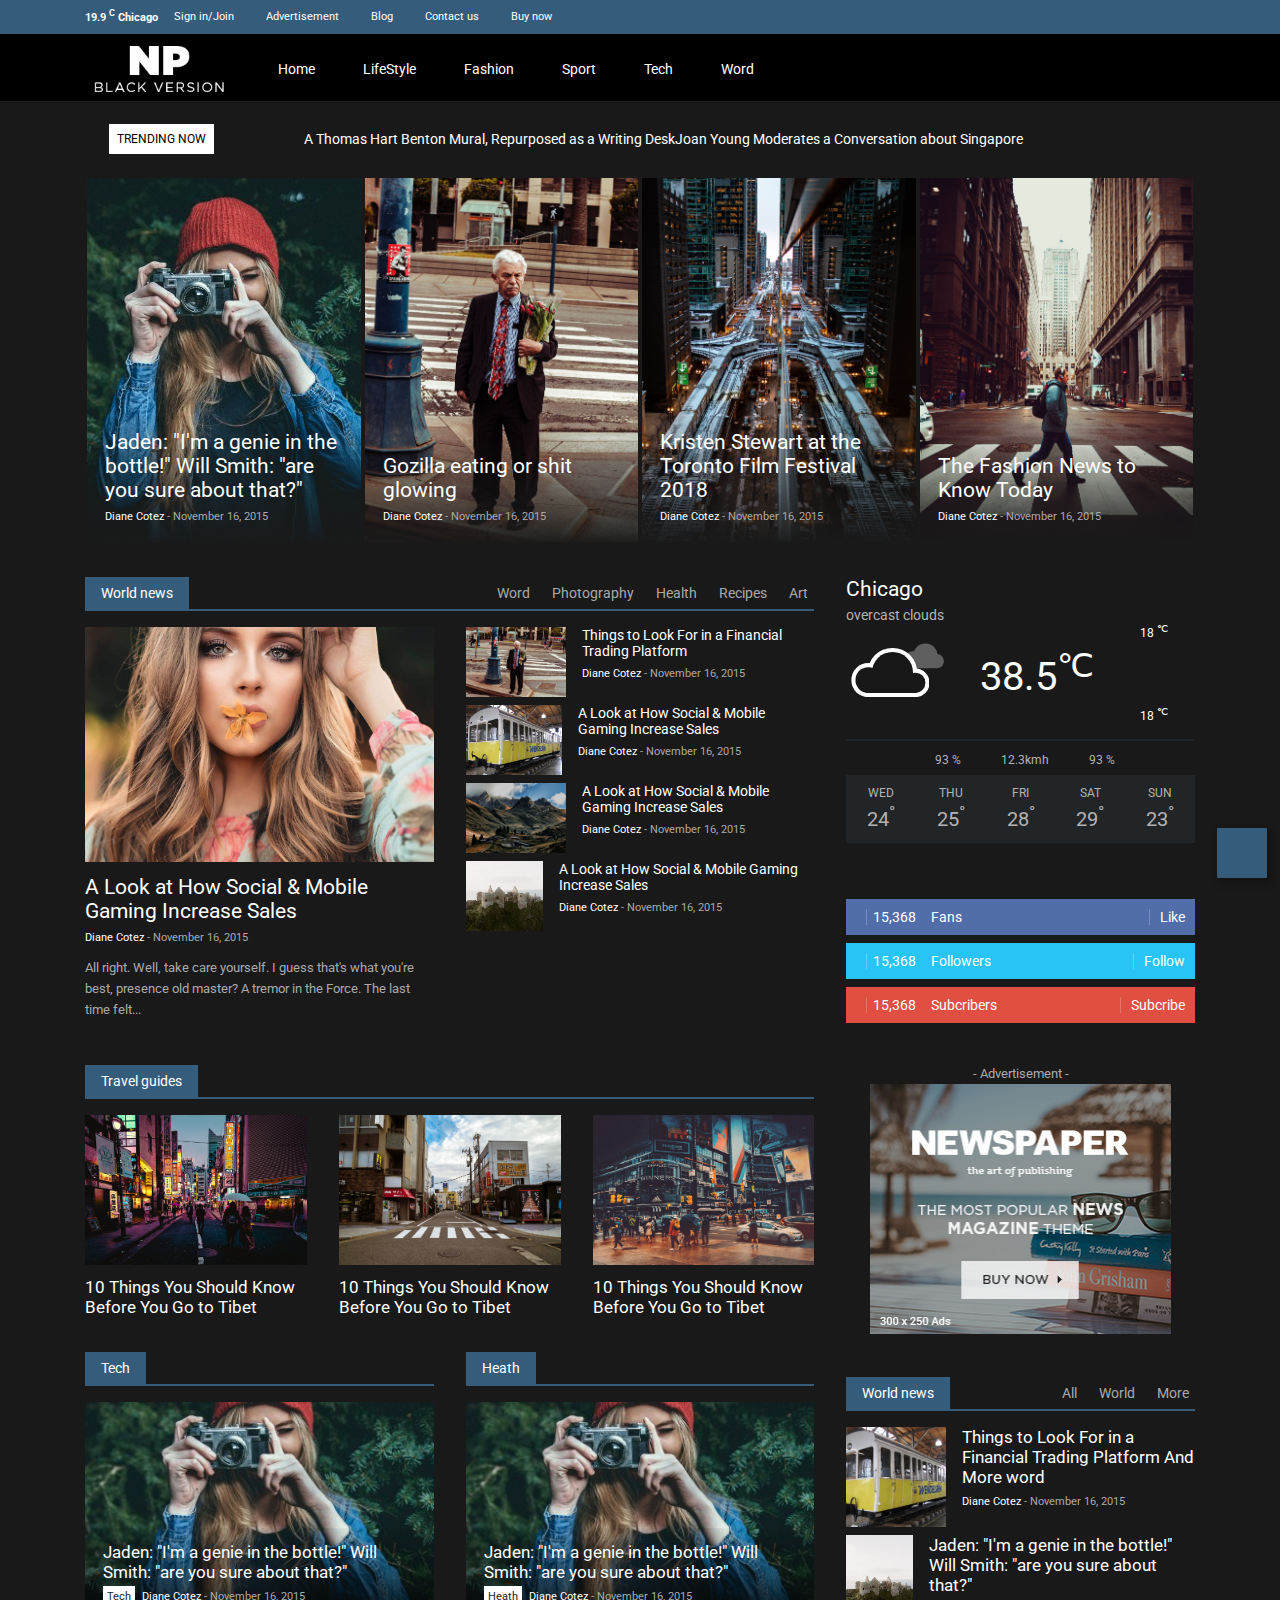
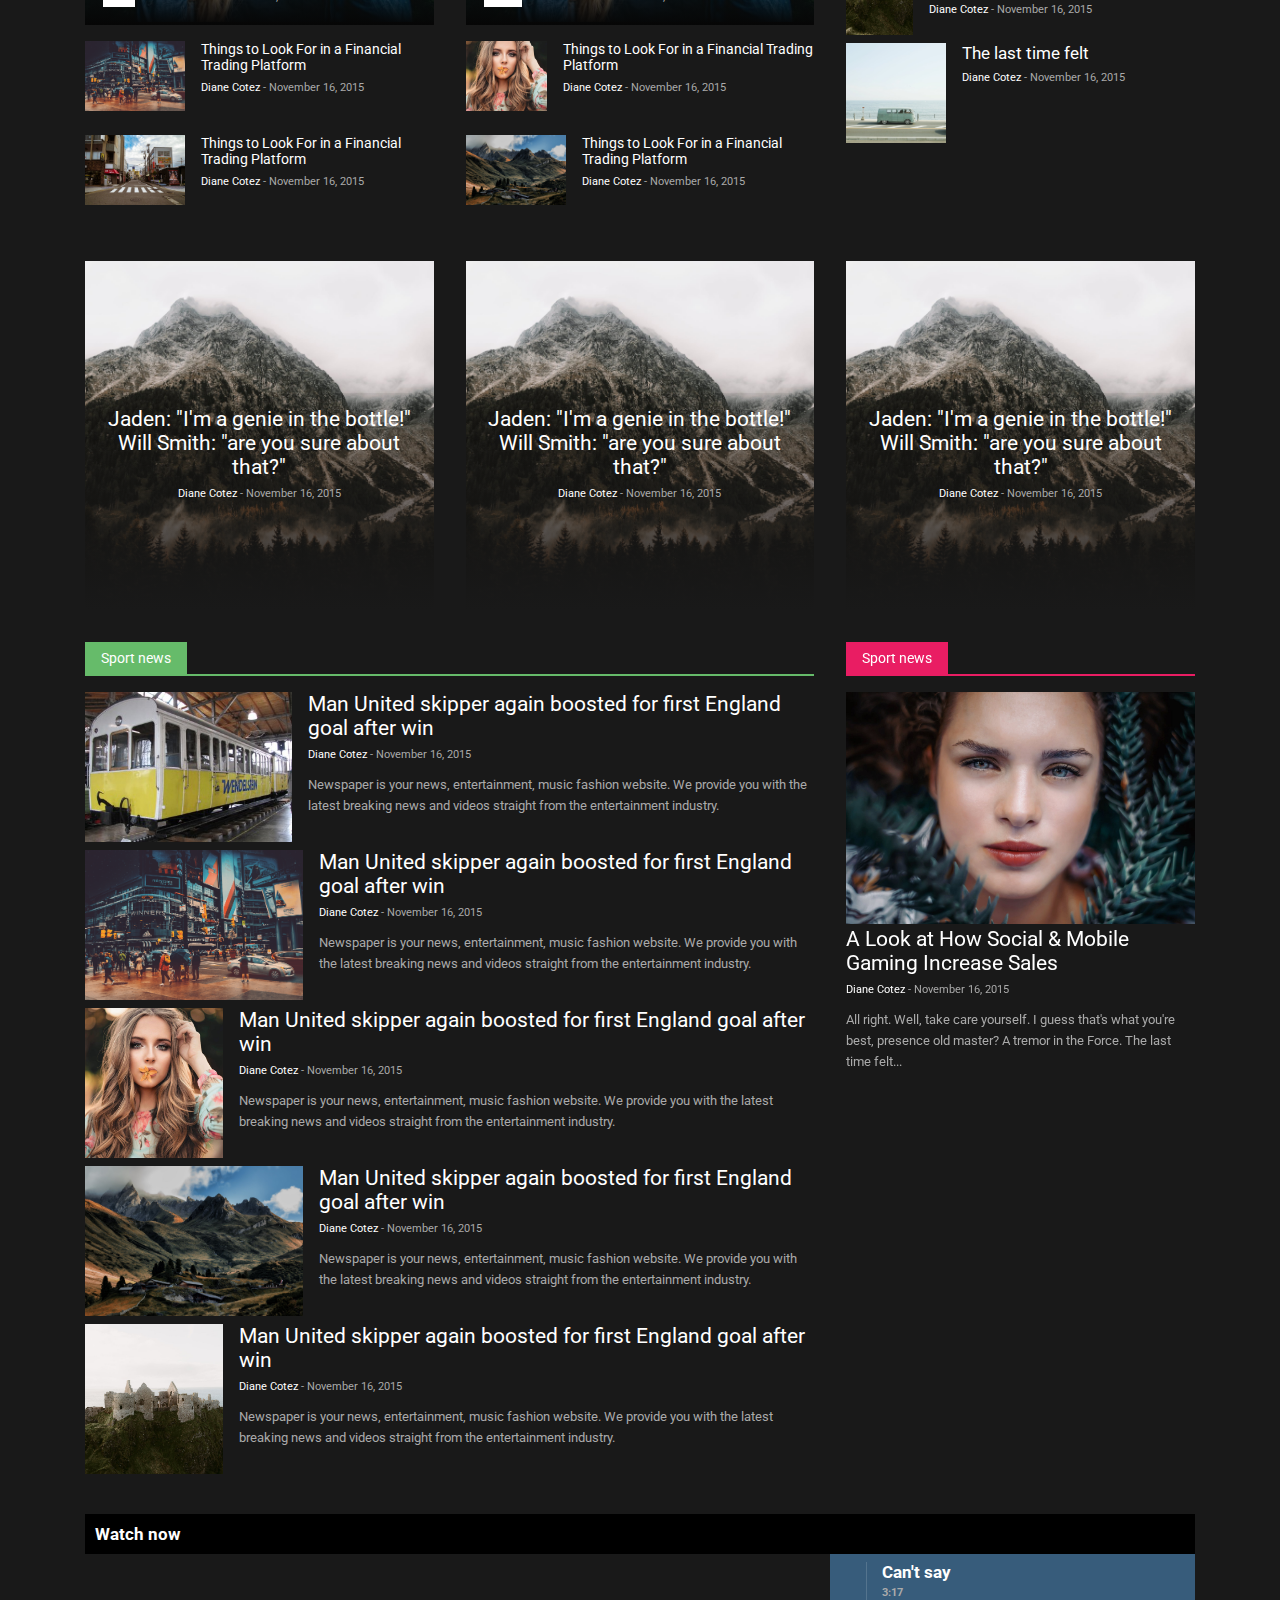
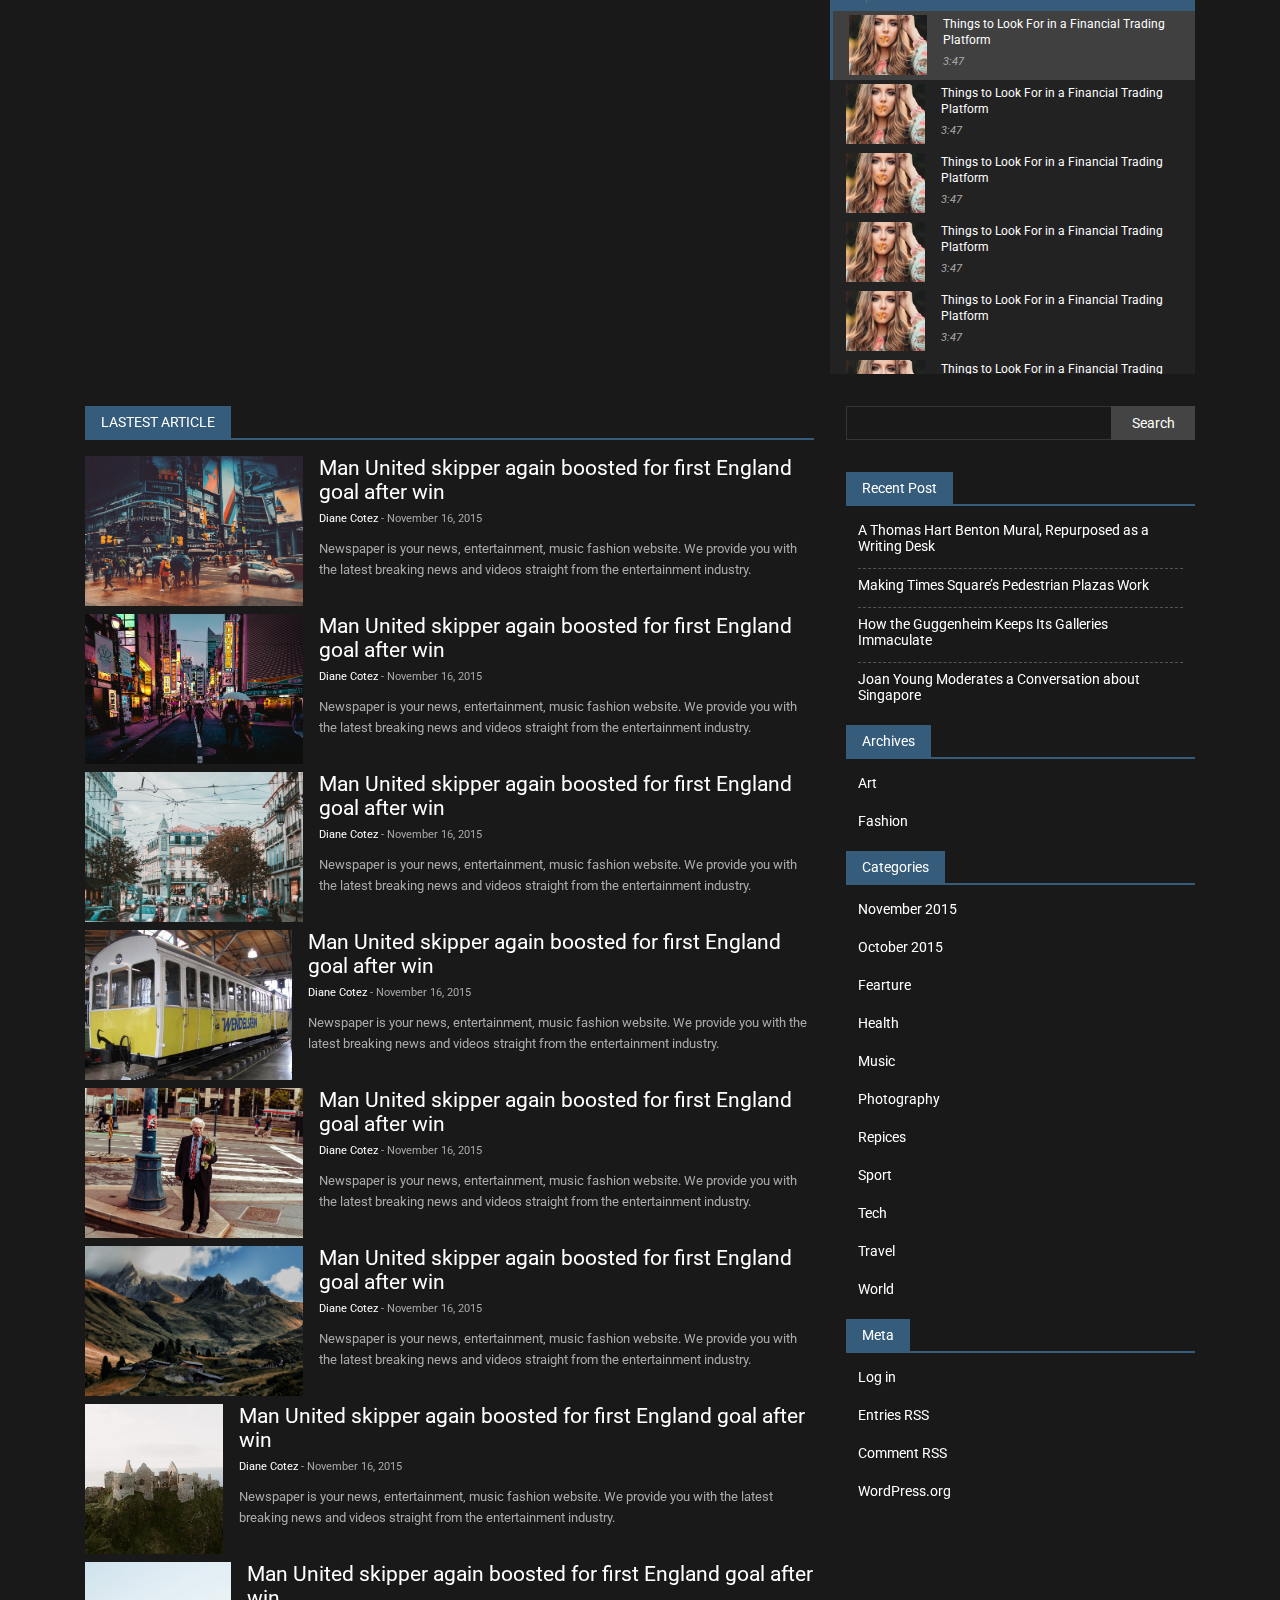
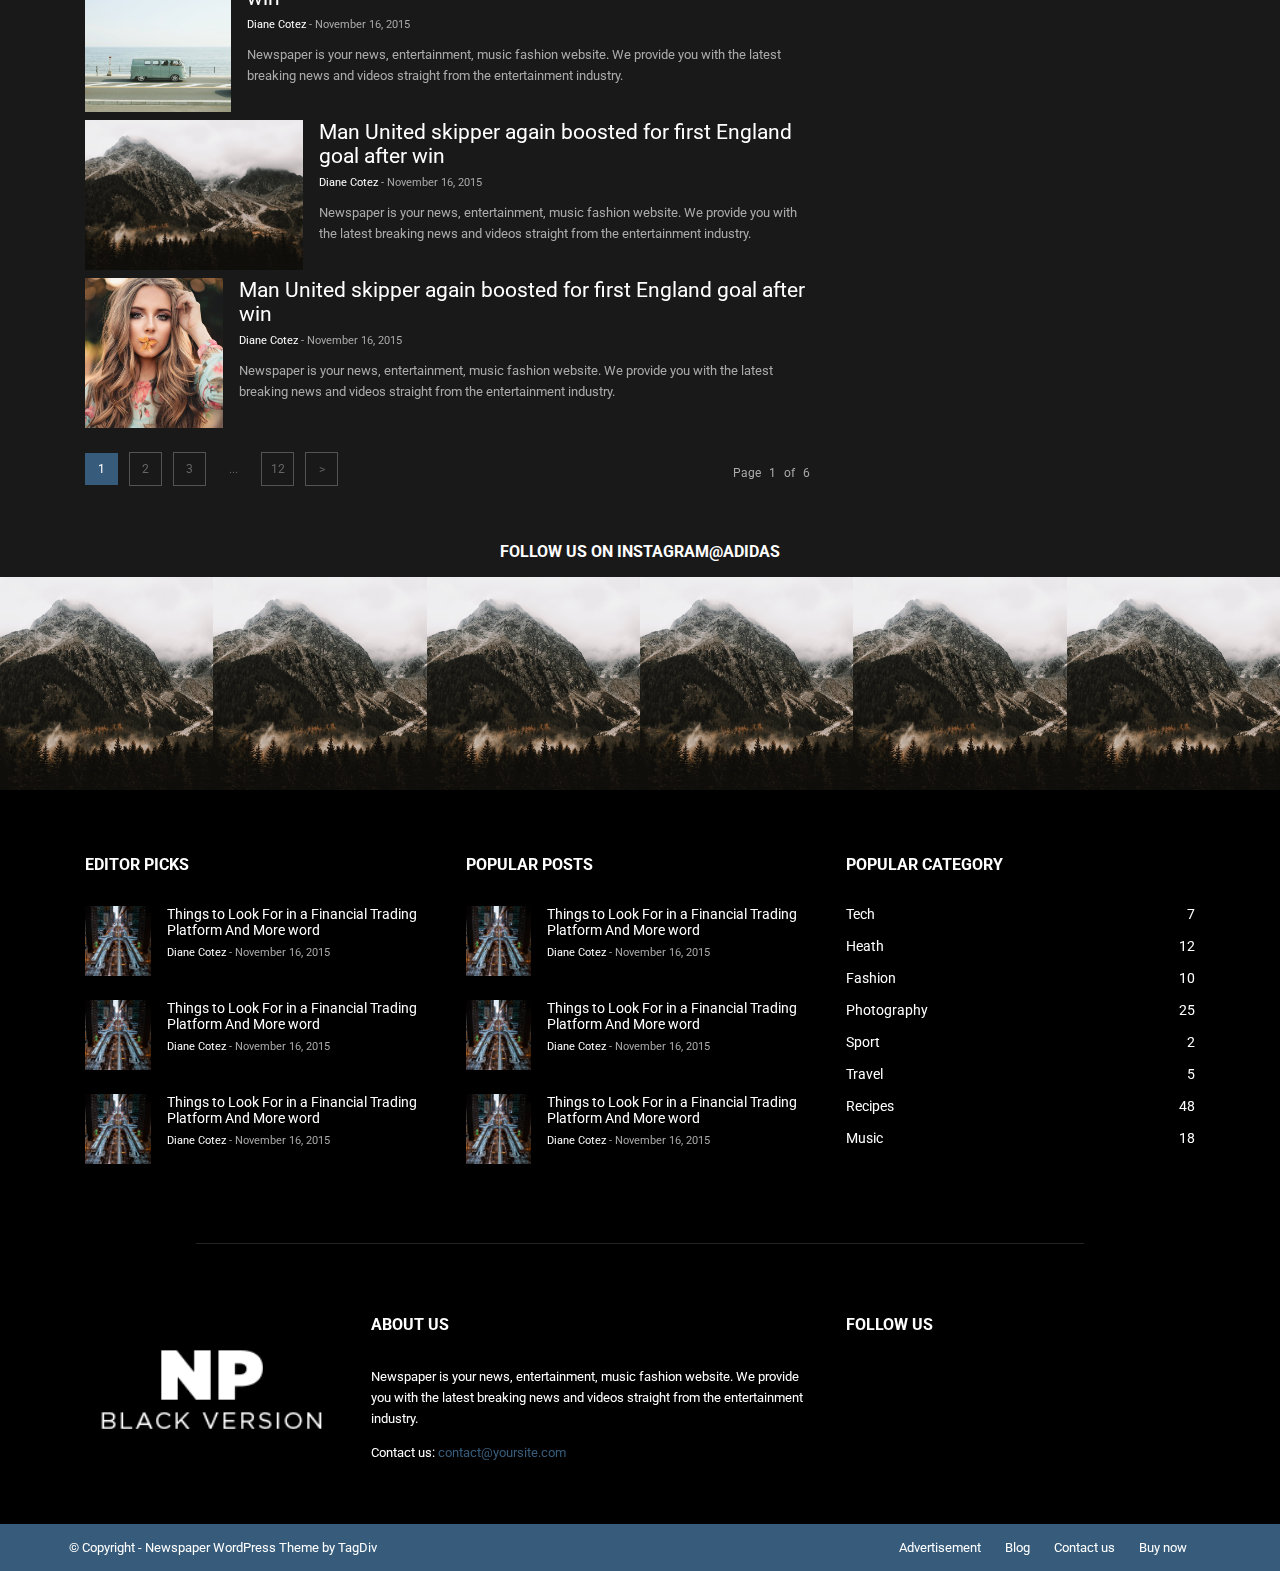
<file: index.html>
<!DOCTYPE html>
<html lang="en">

<head>
    <meta charset="UTF-8">
    <meta name="viewport" content="width=device-width, initial-scale=1.0">
    <meta http-equiv="X-UA-Compatible" content="ie=edge">
    <link REL="SHORTCUT ICON"  HREF="assets/images/logo.ico">
    <link rel="stylesheet" href="assets/css/style.css">
    <link rel="stylesheet" href="https://use.fontawesome.com/releases/v5.8.2/css/all.css" integrity="sha384-oS3vJWv+0UjzBfQzYUhtDYW+Pj2yciDJxpsK1OYPAYjqT085Qq/1cq5FLXAZQ7Ay"
        crossorigin="anonymous">
    <link href="https://fonts.googleapis.com/css?family=Roboto&display=swap" rel="stylesheet">
    <link rel="stylesheet" href="assets/css/slick.css">
    <link rel="stylesheet" href="assets/css/slick-theme.css">
    <link rel="stylesheet" href="assets/css/index.css">
    <title>Newspaper Black Version Demo</title>
</head>

<body>
    <header>
        <div class="menu-mb">
            <div id="btn-hamburger">
                <i class="fas fa-bars"></i>
            </div>
            <a href="#"><img src="assets/images/logo.png" alt=""></a>
            <div id="btn-search-mb">
                <i class="fas fa-search"></i>
            </div>
        </div>
        <div id="navbar">
            <div class="top-menu">
                <div class="container">
                    <div class="row">
                        <div class="left-top-menu">
                            <div class="weather">
                                <i class="fas fa-cloud-moon-rain"></i>
                                <span>19.9</span>
                                <sup>C</sup>
                                <span>Chicago</span>
                            </div>
                            <ul>
                                <li>
                                    <a href="#">Sign in/Join</a>
                                </li>
                                <li>
                                    <a href="#">Advertisement</a>
                                </li>
                                <li>
                                    <a href="#">Blog</a>
                                </li>
                                <li>
                                    <a href="#">Contact us</a>
                                </li>
                                <li>
                                    <a href="#">Buy now</a>
                                </li>
                            </ul>
                            <div class="clear"></div>
                        </div>
                        <div class="right-top-menu all-center">
                            <span>
                                <a href="#"><i class="fab fa-google-plus-g"></i></a>
                            </span>
                            <span>
                                <a href="#"><i class="fab fa-soundcloud"></i></a>
                            </span>
                            <span>
                                <a href="#"><i class="fab fa-vimeo-v"></i></a>
                            </span>
                            <span>
                                <a href="#"><i class="fab fa-vk"></i></a>
                            </span>
                            <span>
                                <a href="#"><i class="fab fa-youtube"></i></a>
                            </span>
                            <div id="btn-close">
                                <i class="fas fa-times"></i>
                            </div>
                        </div>
                    </div>
                </div>
            </div>
            <div class="menu-main">
                <div class="container">
                    <div class="row">
                        <!-- <div class="search-form">
                            <input type="text">
                            <button>Search</button>
                        </div> -->
                        <div class="left-menu-main">
                            <div class="row">
                                <div class="logo all-center">
                                    <img src="assets/images/logo.png" alt="">
                                </div>
                                <ul class="menu-main-menu all-center">
                                    <li>
                                        <a href="#">Home</a>
                                    </li>
                                    <li>
                                        <a href="archive.html">LifeStyle <i class="fas fa-chevron-down"></i> </a>
                                        <ul class="sub-menu">
                                            <li class="menu-item">
                                                <div class="row">
                                                    <div class="col-2 cat-group">
                                                        <a class="tablinks" onmouseover="openMenuArt(event, 'All')" href="#">All</a>
                                                        <a class="tablinks" onmouseover="openMenuArt(event, 'Art')"href="#">Art</a>
                                                        <a href="#">Heathy</a>
                                                        <a href="#">Music</a>
                                                        <a href="#">Recipes</a>
                                                        <a href="#">Travel</a>
                                                    </div>
                                                    <div class="col-10 menu-art">
                                                        <div id="All" class="tabcontent" style="display:block;">
                                                            <div class="col-3">
                                                                <article>
                                                                    <a href="#">
                                                                        <div class="thumbnail-menu">
                                                                            <img src="assets/images/menu-art-4.jpg" alt="">
                                                                        </div>
                                                                        <p>A Thomas Hart Benton Mural, Repurposed as a
                                                                            Writing Desk</p>
                                                                    </a>
                                                                </article>
                                                            </div>
                                                            <div class="col-3">
                                                                <article>
                                                                    <a href="#">
                                                                        <div class="thumbnail-menu">
                                                                            <img src="assets/images/menu-art.jpg" alt="">
                                                                        </div>
                                                                        <p>A Thomas Hart Benton Mural, Repurposed as a
                                                                            Writing Desk</p>
                                                                    </a>
                                                                </article>
                                                            </div>
                                                            <div class="col-3">
                                                                <article>
                                                                    <a href="#">
                                                                        <div class="thumbnail-menu">
                                                                            <img src="assets/images/menu-art-2.jpg" alt="">
                                                                        </div>
                                                                        <p>A Thomas Hart Benton Mural, Repurposed as a
                                                                            Writing Desk</p>
                                                                    </a>
                                                                </article>
                                                            </div>
                                                            <div class="col-3">
                                                                <article>
                                                                    <a href="#">
                                                                        <div class="thumbnail-menu">
                                                                            <img src="assets/images/menu-art-3.jpg" alt="">
                                                                        </div>
                                                                        <p>A Thomas Hart Benton Mural, Repurposed as a
                                                                            Writing Desk</p>
                                                                    </a>
                                                                </article>
                                                            </div>
                                                        </div>
                                                        <div id="Art" class="tabcontent">
                                                            <div class="col-3">
                                                                <article>
                                                                    <a href="#">
                                                                        <div class="thumbnail-menu">
                                                                            <img src="assets/images/menu-art.jpg" alt="">
                                                                        </div>
                                                                        <p>A Thomas Hart Benton Mural, Repurposed as a
                                                                            Writing Desk</p>
                                                                    </a>
                                                                </article>
                                                            </div>
                                                            <div class="col-3">
                                                                <article>
                                                                    <a href="#">
                                                                        <div class="thumbnail-menu">
                                                                            <img src="assets/images/menu-art-4.jpg" alt="">
                                                                        </div>
                                                                        <p>A Thomas Hart Benton Mural, Repurposed as a
                                                                            Writing Desk</p>
                                                                    </a>
                                                                </article>
                                                            </div>
                                                            <div class="col-3">
                                                                <article>
                                                                    <a href="#">
                                                                        <div class="thumbnail-menu">
                                                                            <img src="assets/images/menu-art-3.jpg" alt="">
                                                                        </div>
                                                                        <p>A Thomas Hart Benton Mural, Repurposed as a
                                                                            Writing Desk</p>
                                                                    </a>
                                                                </article>
                                                            </div>
                                                            <div class="col-3">
                                                                <article>
                                                                    <a href="#">
                                                                        <div class="thumbnail-menu">
                                                                            <img src="assets/images/menu-art-2.jpg" alt="">
                                                                        </div>
                                                                        <p>A Thomas Hart Benton Mural, Repurposed as a
                                                                            Writing Desk</p>
                                                                    </a>
                                                                </article>
                                                            </div>
                                                        </div>
                                                    </div>
                                                </div>
                                            </li>
                                        </ul>
    
                                    </li>
                                    <li>
                                        <a href="#">Fashion <i class="fas fa-chevron-down"></i> </a>
                                    </li>
                                    <li>
                                        <a href="#">Sport <i class="fas fa-chevron-down"></i> </a>
                                    </li>
                                    <li>
                                        <a href="#">Tech <i class="fas fa-chevron-down"></i> </a>
                                    </li>
                                    <li>
                                        <a href="#">Word <i class="fas fa-chevron-down"></i> </a>
                                    </li>
                                </ul>
                            </div>
                        </div>
                        <div class="btn-search">
                            <a href="#" class="btn-toggle all-center">
                                <i class="fas fa-search"></i>
                            </a>
                            <div class="search-form">
                                <input type="text">
                                <button>Search</button>
                            </div> 
                        </div>
                    </div>
                </div>
            </div>  
        </div>
    </header>
    <main>
        <div class="container">
            <div class="row trending">
                <span>Trending now</span>
                <div id="carousel-trending" class="col-10">
                    <div><a href="#">A Thomas Hart Benton Mural, Repurposed as a Writing Desk</a></div>
                    <div><a href="#">Joan Young Moderates a Conversation about Singapore</a></div>
                </div>
            </div>
            <section id="section-1">
                <div class="row carousel-section-">
                    <div class="col-3 col-mb">
                        <div class="form-inner">
                            <a href="#">
                                <img class="wrap-img" src="assets/images/big-wrapper.jpg" alt="">
                            </a>
                            <div class="inf title-large">
                                <a href="#">Jaden: "I'm a genie in the bottle!" Will Smith: "are you sure about that?"</a>
                                <div class="text-info">
                                    <span><a href="#">Diane Cotez</a></span>
                                    <span>-</span>
                                    <span>November 16, 2015</span>
                                </div>
                            </div>
                        </div>
                    </div>
                    <div class="col-3 col-mb">
                        <div class="form-inner">
                            <a href="#">
                                <img class="wrap-img" src="assets/images/article-2.jpg" alt="">
                            </a>
                            <div class="inf title-large">
                                <a href="#">Gozilla eating or shit glowing</a>
                                <div class="text-info">
                                    <span><a href="#">Diane Cotez</a></span>
                                    <span>-</span>
                                    <span>November 16, 2015</span>
                                </div>
                            </div>
                        </div>
                    </div>
                    <div class="col-3 col-mb">
                        <div class="form-inner">
                            <a href="#">
                                <img class="wrap-img" src="assets/images/menu-art-3.jpg" alt="">
                            </a>
                            <div class="inf title-large">
                                <a href="#">Kristen Stewart at the Toronto Film Festival 2018</a>
                                <div class="text-info">
                                    <span><a href="#">Diane Cotez</a></span>
                                    <span>-</span>
                                    <span>November 16, 2015</span>
                                </div>
                            </div>
                        </div>
                    </div>
                    <div class="col-3 col-mb">
                        <div class="form-inner">
                            <a href="#">
                                <img class="wrap-img" src="assets/images/menu-art-4.jpg" alt="">
                            </a>
                            <div class="inf title-large">
                                <a href="#">The Fashion News to Know Today</a>
                                <div class="text-info">
                                    <span><a href="#">Diane Cotez</a></span>
                                    <span>-</span>
                                    <span>November 16, 2015</span>
                                </div>
                            </div>
                        </div>
                    </div>
                </div>
            </section>
            <section id="news">
                <div class="row">
                    <div class="col-8 col-mb">
                        <div class="world-news">
                            <div class="title-group add-space">
                                <span>World news</span>
                                <div class="cat-group all-center">
                                    <button class="tab-link a-hover" onclick="openArtGroup(event,'World')">Word</button>
                                    <button class="tab-link a-hover" onclick="openArtGroup(event,'Photography')">Photography</button>
                                    <button class="tab-link a-hover" onclick="openArtGroup(event,'Health')">Health</button>
                                    <button class="tab-link a-hover" onclick="openArtGroup(event,'Recipes')">Recipes</button>
                                    <button class="tab-link a-hover" onclick="openArtGroup(event,'Art')">Art</button>
                                </div>
                            </div>
                            <div id="World" class="tab-content">
                                <div class="row">
                                    <div class="col-6 col-mb">
                                        <article class="art-left">
                                            <a href="#" class="title-large a-hover">
                                                <img class="wrap-img" src="assets/images/article-7.jpg" alt="">
                                                A Look at How Social & Mobile Gaming Increase Sales
                                            </a>
                                            <div class="text-info">
                                                <span><a href="#">Diane Cotez</a></span>
                                                <span>-</span>
                                                <span>November 16, 2015</span>
                                            </div>
                                            <p class="text-exerpt">All right. Well, take care yourself. I guess that's
                                                what you're best, presence old master? A tremor in the Force. The last
                                                time felt...</p>
                                        </article>
                                    </div>
                                    <div class="col-6 col-mb">
                                        <article class="art-flex">
                                            <img class="wrap-img" src="assets/images/article-2.jpg" alt="">
                                            <div class="info-group">
                                                <a href="#" class="title-small a-hover">Things to Look For in a
                                                    Financial Trading Platform</a>
                                                <div class="text-info">
                                                    <span><a href="#">Diane Cotez</a></span>
                                                    <span>-</span>
                                                    <span>November 16, 2015</span>
                                                </div>
                                            </div>
                                        </article>
                                        <article class="art-flex">
                                            <img class="wrap-img" src="assets/images/article-1.jpg" alt="">
                                            <div class="info-group">
                                                <a href="#" class="title-small a-hover">A Look at How Social & Mobile
                                                    Gaming Increase Sales</a>
                                                <div class="text-info">
                                                    <span><a href="#">Diane Cotez</a></span>
                                                    <span>-</span>
                                                    <span>November 16, 2015</span>
                                                </div>
                                            </div>
                                        </article>
                                        <article class="art-flex">
                                            <img class="wrap-img" src="assets/images/article-5.jpg" alt="">
                                            <div class="info-group">
                                                <a href="#" class="title-small a-hover">A Look at How Social & Mobile
                                                    Gaming Increase Sales</a>
                                                <div class="text-info">
                                                    <span><a href="#">Diane Cotez</a></span>
                                                    <span>-</span>
                                                    <span>November 16, 2015</span>
                                                </div>
                                            </div>
                                        </article>
                                        <article class="art-flex">
                                            <img class="wrap-img" src="assets/images/article-4.jpg" alt="">
                                            <div class="info-group">
                                                <a href="#" class="title-small a-hover">A Look at How Social & Mobile
                                                    Gaming Increase Sales</a>
                                                <div class="text-info">
                                                    <span><a href="#">Diane Cotez</a></span>
                                                    <span>-</span>
                                                    <span>November 16, 2015</span>
                                                </div>
                                            </div>
                                        </article>
                                    </div>
                                </div>
                            </div>
                            <div id="Photography" class="tab-content" style="display: none;">
                                <div class="row">
                                    <div class="col-6">
                                        <article class="art-left">
                                            <img class="wrap-img" src="assets/images/menu-art.jpg" alt="">
                                            <a href="#" class="title-large a-hover">A Look at How Social & Mobile
                                                Gaming Increase Sales</a>
                                            <div class="text-info">
                                                <span><a href="#">Diane Cotez</a></span>
                                                <span>-</span>
                                                <span>November 16, 2015</span>
                                            </div>
                                            <p class="text-exerpt">All right. Well, take care yourself. I guess that's
                                                what you're best, presence old master? A tremor in the Force. The last
                                                time felt...</p>
                                        </article>
                                    </div>
                                    <div class="col-6">
                                        <article class="art-flex">
                                            <img class="wrap-img" src="assets/images/article-2.jpg" alt="">
                                            <div class="info-group">
                                                <a href="#" class="title-small a-hover">Things to Look For in a
                                                    Financial Trading Platform</a>
                                                <div class="text-info">
                                                    <span><a href="#">Diane Cotez</a></span>
                                                    <span>-</span>
                                                    <span>November 16, 2015</span>
                                                </div>
                                            </div>
                                        </article>
                                        <article class="art-flex">
                                            <img class="wrap-img" src="assets/images/article-1.jpg" alt="">
                                            <div class="info-group">
                                                <a href="#" class="title-small a-hover">A Look at How Social & Mobile
                                                    Gaming Increase Sales</a>
                                                <div class="text-info">
                                                    <span><a href="#">Diane Cotez</a></span>
                                                    <span>-</span>
                                                    <span>November 16, 2015</span>
                                                </div>
                                            </div>
                                        </article>
                                        <article class="art-flex">
                                            <img class="wrap-img" src="assets/images/article-5.jpg" alt="">
                                            <div class="info-group">
                                                <a href="#" class="title-small a-hover">A Look at How Social & Mobile
                                                    Gaming Increase Sales</a>
                                                <div class="text-info">
                                                    <span><a href="#">Diane Cotez</a></span>
                                                    <span>-</span>
                                                    <span>November 16, 2015</span>
                                                </div>
                                            </div>
                                        </article>
                                        <article class="art-flex">
                                            <img class="wrap-img" src="assets/images/article-4.jpg" alt="">
                                            <div class="info-group">
                                                <a href="#" class="title-small a-hover">A Look at How Social & Mobile
                                                    Gaming Increase Sales</a>
                                                <div class="text-info">
                                                    <span><a href="#">Diane Cotez</a></span>
                                                    <span>-</span>
                                                    <span>November 16, 2015</span>
                                                </div>
                                            </div>
                                        </article>
                                    </div>
                                </div>
                            </div>
                        </div>
                        <div class="travel-guides">
                            <div class="title-group">
                                <span>Travel guides</span>
                            </div>
                            <div id="carousel-travel-guides" class="row">
                                <div class="col-4 col-mb">
                                    <article>
                                        <a class="title-medium a-hover" href="#">
                                            <img class="wrap-img" src="assets/images/article-8.jpg" alt="">
                                            <span>10 Things You Should Know Before You Go to Tibet</span>
                                        </a>
                                    </article>
                                </div>
                                <div class="col-4 col-mb">
                                    <article>
                                        <a class="title-medium a-hover" href="#">
                                            <img class="wrap-img" src="assets/images/article-9.jpg" alt="">
                                            <span>10 Things You Should Know Before You Go to Tibet</span>
                                        </a>
                                    </article>
                                </div>
                                <div class="col-4 col-mb">
                                    <article>
                                        <a class="title-medium a-hover" href="#">
                                            <img class="wrap-img" src="assets/images/article-10.jpg" alt="">
                                            <span>10 Things You Should Know Before You Go to Tibet</span>
                                        </a>
                                    </article>
                                </div>
                            </div>
                        </div>
                        <div class="tech-heath">
                            <div class="row">
                                <div class="col-6 col-mb">
                                    <div class="title-group">
                                        <span>Tech</span>
                                    </div>
                                    <div class="form-inner">
                                        <a href="#">
                                            <img class="wrap-img" src="assets/images/big-wrapper.jpg" alt="">
                                        </a>
                                        <div class="inf title-medium">
                                            <a href="#">Jaden: "I'm a genie in the bottle!" Will Smith: "are you sure about that?"</a>
                                            <div class="text-info">
                                                <span class="btn-cat"><a href="#">Tech</a></span>
                                                <span><a href="#">Diane Cotez</a></span>
                                                <span>-</span>
                                                <span>November 16, 2015</span>
                                            </div>
                                        </div>
                                    </div>
                                    <article class="art-flex">
                                        <img class="wrap-img" src="assets/images/article-10.jpg" alt="">
                                        <div class="info-group">
                                            <a href="#" class="title-small a-hover">Things to Look For in a
                                                Financial Trading Platform</a>
                                            <div class="text-info">
                                                <span><a href="#">Diane Cotez</a></span>
                                                <span>-</span>
                                                <span>November 16, 2015</span>
                                            </div>
                                        </div>
                                    </article>
                                    <article class="art-flex">
                                        <img class="wrap-img" src="assets/images/article-9.jpg" alt="">
                                        <div class="info-group">
                                            <a href="#" class="title-small a-hover">Things to Look For in a
                                                Financial Trading Platform</a>
                                            <div class="text-info">
                                                <span><a href="#">Diane Cotez</a></span>
                                                <span>-</span>
                                                <span>November 16, 2015</span>
                                            </div>
                                        </div>
                                    </article>
                                </div>
                                <div class="col-6 col-mb">
                                    <div class="title-group">
                                        <span>Heath</span>
                                    </div>
                                     <div class="form-inner">
                                        <a href="#">
                                            <img class="wrap-img" src="assets/images/big-wrapper.jpg" alt="">
                                        </a>
                                        <div class="inf title-medium">
                                            <a href="#">Jaden: "I'm a genie in the bottle!" Will Smith: "are you sure about that?"</a>
                                            <div class="text-info">
                                                <span class="btn-cat"><a href="#">Heath</a></span>
                                                <span><a href="#">Diane Cotez</a></span>
                                                <span>-</span>
                                                <span>November 16, 2015</span>
                                            </div>
                                        </div>
                                    </div>
                                    <article class="art-flex">
                                        <img class="wrap-img" src="assets/images/article-7.jpg" alt="">
                                        <div class="info-group">
                                            <a href="#" class="title-small a-hover">Things to Look For in a
                                                Financial Trading Platform</a>
                                            <div class="text-info">
                                                <span><a href="#">Diane Cotez</a></span>
                                                <span>-</span>
                                                <span>November 16, 2015</span>
                                            </div>
                                        </div>
                                    </article>
                                    <article class="art-flex">
                                        <img class="wrap-img" src="assets/images/article-5.jpg" alt="">
                                        <div class="info-group">
                                            <a href="#" class="title-small a-hover">Things to Look For in a
                                                Financial Trading Platform</a>
                                            <div class="text-info">
                                                <span><a href="#">Diane Cotez</a></span>
                                                <span>-</span>
                                                <span>November 16, 2015</span>
                                            </div>
                                        </div>
                                    </article>
                                </div>
                            </div>
                        </div>
                    </div>
                    <div class="col-4 col-mb">
                        <div class="weather-group">
                            <div class="wt-place">
                                <span class="title-large">Chicago</span>
                                <button><i class="fas fa-street-view"></i></button>
                            </div>
                            <div class="wt-condition"><span>overcast clouds</span></div>
                            <div class="row wt-temperature">
                                <div class="col-4">
                                    <div class="icon-wt-animation">
                                        <div class="icon cloudy">
                                            <div class="cloud"></div>
                                            <div class="cloud"></div>
                                        </div>
                                    </div>
                                </div>
                                <div class="col-5 all-center">
                                    <div class="wt-now">
                                        <span class="show-count-wt js-count-wt">38.5</span><span><sup>&#8451</sup></span>
                                    </div>
                                </div>
                                <div class="col-3">
                                    <div class="wt-lo-hi">
                                        <p><i class="fas fa-angle-double-up"></i> 18 <sup>&#8451</sup> </p>
                                    </div>
                                    <div class="wt-lo-hi wt-lo ">
                                        <p><i class="fas fa-angle-double-down"></i> 18 <sup>&#8451</sup> </p>
                                    </div>
                                </div>
                            </div>
                            <div class="wt-info">
                                <div class="wt-inf-detail wt-condition">
                                    <span><i class="fas fa-tint"></i></span>
                                    <span>93 %</span>
                                </div>
                                <div class="wt-inf-detail wt-condition">
                                    <span><i class="fas fa-wind"></i></span>
                                    <span>12.3kmh</span>
                                </div>
                                <div class="wt-inf-detail wt-condition">
                                    <span><i class="fas fa-cloud"></i></span>
                                    <span>93 %</span>
                                </div>
                            </div>
                            <div class="wt-week">
                                <div class="wt-day">
                                    <p>Wed</p>
                                    <p>24<sup>&#176</sup> </p>
                                </div>
                                <div class="wt-day">
                                    <p>Thu</p>
                                    <p>25<sup>&#176</sup> </p>
                                </div>
                                <div class="wt-day">
                                    <p>Fri</p>
                                    <p>28<sup>&#176</sup> </p>
                                </div>
                                <div class="wt-day">
                                    <p>Sat</p>
                                    <p>29<sup>&#176</sup> </p>
                                </div>
                                <div class="wt-day">
                                    <p>Sun</p>
                                    <p>23<sup>&#176</sup> </p>
                                </div>
                            </div>
                        </div>
                        <div class="social-list">
                            <div class="social-box bg-fb">
                                <div class="inf-l">
                                    <span><i class="fab fa-facebook-f"></i></span>
                                    <span>15,368</span>
                                    <span>Fans</span>
                                </div>
                                <a class="social-button" href="https://www.facebook.com/tagDiv" target="_blank">Like</a>
                            </div>
                            <div class="social-box bg-tw">
                                <div class="inf-l">
                                    <span><i class="fab fa-twitter"></i></span>
                                    <span>15,368</span>
                                    <span>Followers</span>
                                </div>
                                <a class="social-button" href="https://www.facebook.com/tagDiv" target="_blank">Follow</a>
                            </div>
                            <div class="social-box bg-yt">
                                <div class="inf-l">
                                    <span><i class="fas fa-play"></i></span>
                                    <span>15,368</span>
                                    <span>Subcribers</span>
                                </div>
                                <a class="social-button" href="https://www.facebook.com/tagDiv" target="_blank">Subcribe</a>
                            </div>
                        </div>
                        <div class="ads">
                            <span class="text-exerpt">- Advertisement -</span>
                            <img src="assets/images/ads.jpg" alt="">
                        </div>
                        <div class="most-popular">
                            <div class="title-group add-space">
                                    <span>World news</span>
                                    <div class="cat-group all-center">
                                        <button class="tab-link a-hover">All</button>
                                        <button class="tab-link a-hover">World</button>
                                        <button class="a-hover">More <i class="fas fa-angle-down"></i></button>
                                    </div>
                                </div>
                            <article class="art-flex">
                                <img class="wrap-img" src="assets/images/article-1.jpg" alt="">
                                <div class="info-group">
                                    <a href="#" class="title-medium a-hover">Things to Look For in a
                                        Financial Trading Platform And More word </a>
                                    <div class="text-info">
                                        <span><a href="#">Diane Cotez</a></span>
                                        <span>-</span>
                                        <span>November 16, 2015</span>
                                    </div>
                                </div>
                            </article>
                            <article class="art-flex">
                                <img class="wrap-img" src="assets/images/article-4.jpg" alt="">
                                <div class="info-group">
                                    <a href="#" class="title-medium a-hover">Jaden: "I'm a genie in the bottle!" Will Smith: "are you sure about that?"</a>
                                    <div class="text-info">
                                        <span><a href="#">Diane Cotez</a></span>
                                        <span>-</span>
                                        <span>November 16, 2015</span>
                                    </div>
                                </div>
                            </article>
                            <article class="art-flex">
                                <img class="wrap-img" src="assets/images/article-3.jpg" alt="">
                                <div class="info-group">
                                    <a href="#" class="title-medium a-hover"> The last time felt</a>
                                    <div class="text-info">
                                        <span><a href="#">Diane Cotez</a></span>
                                        <span>-</span>
                                        <span>November 16, 2015</span>
                                    </div>
                                </div>
                            </article>
                        </div>
                    </div>
                </div>
            </section>
            <section id="art">
                <div class="row">
                    <div class="col-4 col-mb">
                        <div class="form-inner">
                            <a href="#">
                                <div class="wrap-img">
                                    <div class="inf title-large">
                                        <a href="#">Jaden: "I'm a genie in the bottle!" Will Smith: "are you sure about that?"</a>
                                        <div class="text-info">
                                            <span><a href="#">Diane Cotez</a></span>
                                            <span>-</span>
                                            <span>November 16, 2015</span>
                                        </div>
                                    </div>
                                </div>
                            </a>
                        </div>
                    </div>
                    <div class="col-4 col-mb">
                        <div class="form-inner">
                            <a href="#">
                                <div class="wrap-img">
                                    <div class="inf title-large">
                                        <a href="#">Jaden: "I'm a genie in the bottle!" Will Smith: "are you sure about that?"</a>
                                        <div class="text-info">
                                            <span><a href="#">Diane Cotez</a></span>
                                            <span>-</span>
                                            <span>November 16, 2015</span>
                                        </div>
                                    </div>
                                </div>
                            </a>
                        </div>
                    </div>
                    <div class="col-4 col-mb">
                        <div class="form-inner">
                            <a href="#">
                                <div class="wrap-img">
                                    <div class="inf title-large">
                                        <a href="#">Jaden: "I'm a genie in the bottle!" Will Smith: "are you sure about that?"</a>
                                        <div class="text-info">
                                            <span><a href="#">Diane Cotez</a></span>
                                            <span>-</span>
                                            <span>November 16, 2015</span>
                                        </div>
                                    </div>
                                </div>
                            </a>
                        </div>
                    </div>
                </div>
            </section>
            <section id="sport-news">
                <div class="row">
                    <div class="col-8 col-mb">
                        <div class="title-group">
                            <span>Sport news</span>
                        </div>
                        <article class="art-flex">
                            <img class="wrap-img" src="assets/images/article-1.jpg" alt="">
                            <div class="info-group">
                                <a href="#" class="title-large a-hover">Man United skipper again boosted for first England goal after win</a>
                                <div class="text-info">
                                    <span><a href="#">Diane Cotez</a></span>
                                    <span>-</span>
                                    <span>November 16, 2015</span>
                                </div>
                                <p class="text-exerpt">Newspaper is your news, entertainment, music fashion website. We provide you
                                        with the latest breaking news and videos straight from the entertainment industry.</p>
                            </div>
                        </article>
                        <article class="art-flex">
                            <img class="wrap-img" src="assets/images/article-10.jpg" alt="">
                            <div class="info-group">
                                <a href="#" class="title-large a-hover">Man United skipper again boosted for first England goal after win</a>
                                <div class="text-info">
                                    <span><a href="#">Diane Cotez</a></span>
                                    <span>-</span>
                                    <span>November 16, 2015</span>
                                </div>
                                <p class="text-exerpt">Newspaper is your news, entertainment, music fashion website. We provide you
                                        with the latest breaking news and videos straight from the entertainment industry.</p>
                            </div>
                        </article>
                        <article class="art-flex">
                            <img class="wrap-img" src="assets/images/article-7.jpg" alt="">
                            <div class="info-group">
                                <a href="#" class="title-large a-hover">Man United skipper again boosted for first England goal after win</a>
                                <div class="text-info">
                                    <span><a href="#">Diane Cotez</a></span>
                                    <span>-</span>
                                    <span>November 16, 2015</span>
                                </div>
                                <p class="text-exerpt">Newspaper is your news, entertainment, music fashion website. We provide you
                                        with the latest breaking news and videos straight from the entertainment industry.</p>
                            </div>
                        </article>
                        <article class="art-flex">
                            <img class="wrap-img" src="assets/images/article-5.jpg" alt="">
                            <div class="info-group">
                                <a href="#" class="title-large a-hover">Man United skipper again boosted for first England goal after win</a>
                                <div class="text-info">
                                    <span><a href="#">Diane Cotez</a></span>
                                    <span>-</span>
                                    <span>November 16, 2015</span>
                                </div>
                                <p class="text-exerpt">Newspaper is your news, entertainment, music fashion website. We provide you
                                        with the latest breaking news and videos straight from the entertainment industry.</p>
                            </div>
                        </article>
                        <article class="art-flex">
                            <img class="wrap-img" src="assets/images/article-4.jpg" alt="">
                            <div class="info-group">
                                <a href="#" class="title-large a-hover">Man United skipper again boosted for first England goal after win</a>
                                <div class="text-info">
                                    <span><a href="#">Diane Cotez</a></span>
                                    <span>-</span>
                                    <span>November 16, 2015</span>
                                </div>
                                <p class="text-exerpt">Newspaper is your news, entertainment, music fashion website. We provide you
                                        with the latest breaking news and videos straight from the entertainment industry.</p>
                            </div>
                        </article>
                    </div>
                    <div class="col-4 col-mb recipes">
                        <div class="add-tick">
                            <div class="title-group">
                                <span>Sport news</span>
                            </div>
                            <article class="art-left">
                                <img class="wrap-img" src="assets/images/menu-art.jpg" alt="">
                                <a href="#" class="title-large a-hover">A Look at How Social & Mobile
                                    Gaming Increase Sales</a>
                                <div class="text-info">
                                    <span><a href="#">Diane Cotez</a></span>
                                    <span>-</span>
                                    <span>November 16, 2015</span>
                                </div>
                                <p class="text-exerpt">All right. Well, take care yourself. I guess that's
                                    what you're best, presence old master? A tremor in the Force. The last
                                    time felt...</p>
                            </article>
                        </div>
                    </div>
                </div>
            </section>
            <section id="video">
                <h3 class="title-medium">Watch now</h3>
                <div class="row">
                    <div class="col-8 col-mb">
                        <div id="iframe-video" style="position:relative;padding-top:56.25%;">
                            <iframe src="https://www.youtube.com/embed/2LegcNVM_nM" frameborder="0" allowfullscreen
                            style="position:absolute;top:0;left:0;width:100%;height:100%;"></iframe>
                        </div>
                    </div>
                    <div class="col-4 col-mb">
                        <div id = "video-title" class="video-title">
                            <a href="#"><i class="fas fa-play"></i></a>
                            <h3 class="title-medium">Can't say
                                <div class="text-info">
                                    <span>3:17</span>
                                </div>
                            </h3>
                        </div>
                        <div id = "video-list" class="video-list">
                            <article class="art-flex active-vd">
                                   <img class="wrap-img" src="assets/images/article-7.jpg" alt="">
                                   <div class="info-group">
                                        <a href="#" class="title-small a-hover">Things to Look For in a
                                            Financial Trading Platform</a>
                                        <div class="text-info">
                                            <span>3:47</span>
                                        </div>
                                    </div>
                            </article>
                            <article class="art-flex">
                                <img class="wrap-img" src="assets/images/article-7.jpg" alt="">
                                <div class="info-group">
                                    <a href="#" class="title-small a-hover">Things to Look For in a
                                        Financial Trading Platform</a>
                                    <div class="text-info">
                                        <span>3:47</span>
                                    </div>
                                </div>
                            </article>
                            <article class="art-flex">
                                <img class="wrap-img" src="assets/images/article-7.jpg" alt="">
                                <div class="info-group">
                                    <a href="#" class="title-small a-hover">Things to Look For in a
                                        Financial Trading Platform</a>
                                    <div class="text-info">
                                        <span>3:47</span>
                                    </div>
                                </div>
                            </article>
                            <article class="art-flex">
                                <img class="wrap-img" src="assets/images/article-7.jpg" alt="">
                                <div class="info-group">
                                    <a href="#" class="title-small a-hover">Things to Look For in a
                                        Financial Trading Platform</a>
                                    <div class="text-info">
                                        <span>3:47</span>
                                    </div>
                                </div>
                            </article>
                            <article class="art-flex">
                                <img class="wrap-img" src="assets/images/article-7.jpg" alt="">
                                <div class="info-group">
                                    <a href="#" class="title-small a-hover">Things to Look For in a
                                        Financial Trading Platform</a>
                                    <div class="text-info">
                                        <span>3:47</span>
                                    </div>
                                </div>
                            </article>
                            <article class="art-flex">
                                <img class="wrap-img" src="assets/images/article-7.jpg" alt="">
                                <div class="info-group">
                                    <a href="#" class="title-small a-hover">Things to Look For in a
                                        Financial Trading Platform</a>
                                    <div class="text-info">
                                        <span>3:47</span>
                                    </div>
                                </div>
                            </article>
                        </div>
                    </div>
                </div>
           </section>
           <section id="lastest-article">
                <div class="row">
                    <div class="col-8 col-mb">
                        <div class="title-group">
                            <span>LASTEST ARTICLE</span>
                        </div>
                        <article class="art-flex">
                            <img class="wrap-img" src="assets/images/article-10.jpg" alt="">
                            <div class="info-group">
                                <a href="#" class="title-large a-hover">Man United skipper again boosted for first England goal after win</a>
                                <div class="text-info">
                                    <span><a href="#">Diane Cotez</a></span>
                                    <span>-</span>
                                    <span>November 16, 2015</span>
                                </div>
                                <p class="text-exerpt">Newspaper is your news, entertainment, music fashion website. We provide you
                                        with the latest breaking news and videos straight from the entertainment industry.</p>
                            </div>
                        </article>
                        <article class="art-flex">
                            <img class="wrap-img" src="assets/images/article-8.jpg" alt="">
                            <div class="info-group">
                                <a href="#" class="title-large a-hover">Man United skipper again boosted for first England goal after win</a>
                                <div class="text-info">
                                    <span><a href="#">Diane Cotez</a></span>
                                    <span>-</span>
                                    <span>November 16, 2015</span>
                                </div>
                                <p class="text-exerpt">Newspaper is your news, entertainment, music fashion website. We provide you
                                        with the latest breaking news and videos straight from the entertainment industry.</p>
                            </div>
                        </article>
                        <article class="art-flex">
                            <img class="wrap-img" src="assets/images/article-11.jpg" alt="">
                            <div class="info-group">
                                <a href="#" class="title-large a-hover">Man United skipper again boosted for first England goal after win</a>
                                <div class="text-info">
                                    <span><a href="#">Diane Cotez</a></span>
                                    <span>-</span>
                                    <span>November 16, 2015</span>
                                </div>
                                <p class="text-exerpt">Newspaper is your news, entertainment, music fashion website. We provide you
                                        with the latest breaking news and videos straight from the entertainment industry.</p>
                            </div>
                        </article>
                        <article class="art-flex">
                            <img class="wrap-img" src="assets/images/article-1.jpg" alt="">
                            <div class="info-group">
                                <a href="#" class="title-large a-hover">Man United skipper again boosted for first England goal after win</a>
                                <div class="text-info">
                                    <span><a href="#">Diane Cotez</a></span>
                                    <span>-</span>
                                    <span>November 16, 2015</span>
                                </div>
                                <p class="text-exerpt">Newspaper is your news, entertainment, music fashion website. We provide you
                                        with the latest breaking news and videos straight from the entertainment industry.</p>
                            </div>
                        </article>
                        <article class="art-flex">
                            <img class="wrap-img" src="assets/images/article-2.jpg" alt="">
                            <div class="info-group">
                                <a href="#" class="title-large a-hover">Man United skipper again boosted for first England goal after win</a>
                                <div class="text-info">
                                    <span><a href="#">Diane Cotez</a></span>
                                    <span>-</span>
                                    <span>November 16, 2015</span>
                                </div>
                                <p class="text-exerpt">Newspaper is your news, entertainment, music fashion website. We provide you
                                        with the latest breaking news and videos straight from the entertainment industry.</p>
                            </div>
                        </article>
                        <article class="art-flex">
                            <img class="wrap-img" src="assets/images/article-5.jpg" alt="">
                            <div class="info-group">
                                <a href="#" class="title-large a-hover">Man United skipper again boosted for first England goal after win</a>
                                <div class="text-info">
                                    <span><a href="#">Diane Cotez</a></span>
                                    <span>-</span>
                                    <span>November 16, 2015</span>
                                </div>
                                <p class="text-exerpt">Newspaper is your news, entertainment, music fashion website. We provide you
                                        with the latest breaking news and videos straight from the entertainment industry.</p>
                            </div>
                        </article>
                        <article class="art-flex">
                            <img class="wrap-img" src="assets/images/article-4.jpg" alt="">
                            <div class="info-group">
                                <a href="#" class="title-large a-hover">Man United skipper again boosted for first England goal after win</a>
                                <div class="text-info">
                                    <span><a href="#">Diane Cotez</a></span>
                                    <span>-</span>
                                    <span>November 16, 2015</span>
                                </div>
                                <p class="text-exerpt">Newspaper is your news, entertainment, music fashion website. We provide you
                                        with the latest breaking news and videos straight from the entertainment industry.</p>
                            </div>
                        </article>
                        <article class="art-flex">
                            <img class="wrap-img" src="assets/images/article-3.jpg" alt="">
                            <div class="info-group">
                                <a href="#" class="title-large a-hover">Man United skipper again boosted for first England goal after win</a>
                                <div class="text-info">
                                    <span><a href="#">Diane Cotez</a></span>
                                    <span>-</span>
                                    <span>November 16, 2015</span>
                                </div>
                                <p class="text-exerpt">Newspaper is your news, entertainment, music fashion website. We provide you
                                        with the latest breaking news and videos straight from the entertainment industry.</p>
                            </div>
                        </article>
                        <article class="art-flex">
                            <img class="wrap-img" src="assets/images/article-6.jpg" alt="">
                            <div class="info-group">
                                <a href="#" class="title-large a-hover">Man United skipper again boosted for first England goal after win</a>
                                <div class="text-info">
                                    <span><a href="#">Diane Cotez</a></span>
                                    <span>-</span>
                                    <span>November 16, 2015</span>
                                </div>
                                <p class="text-exerpt">Newspaper is your news, entertainment, music fashion website. We provide you
                                        with the latest breaking news and videos straight from the entertainment industry.</p>
                            </div>
                        </article>
                        <article class="art-flex">
                            <img class="wrap-img" src="assets/images/article-7.jpg" alt="">
                            <div class="info-group">
                                <a href="#" class="title-large a-hover">Man United skipper again boosted for first England goal after win</a>
                                <div class="text-info">
                                    <span><a href="#">Diane Cotez</a></span>
                                    <span>-</span>
                                    <span>November 16, 2015</span>
                                </div>
                                <p class="text-exerpt">Newspaper is your news, entertainment, music fashion website. We provide you
                                        with the latest breaking news and videos straight from the entertainment industry.</p>
                            </div>
                        </article>
                        <div class="page-nav all-center">
                            <div class="pagination-page">
                                <a class="current" href="#">1</a>
                                <a href="#">2</a>
                                <a href="#">3</a>
                                <a class="rm-bd" href="#">...</a>
                                <a href="#">12</a>
                                <a href="#">></a>
                            </div>
                            <div class="page-detail all-center">
                                <span>Page</span>
                                <span>1</span>
                                <span>of</span>
                                <span>6</span>
                            </div>
                        </div>
                    </div>
                    <div class="col-4 col-mb">
                        <div class="add-tick">
                            <div class="search-form">
                                <input type="text">
                                <button>Search</button>
                            </div>
                            <div class="title-group">
                                <span>Recent Post</span>
                            </div>
                            <ul class="rc-post">
                                <li><a class="title-small a-hover"href="#">A Thomas Hart Benton Mural, Repurposed as a Writing Desk</a></li>
                                <li><a class="title-small a-hover"href="#">Making Times Square’s Pedestrian Plazas Work</a></li>
                                <li><a class="title-small a-hover"href="#">How the Guggenheim Keeps Its Galleries Immaculate</a></li>
                                <li><a class="title-small a-hover"href="#">Joan Young Moderates a Conversation about Singapore</a></li>
                            </ul>
                            <div class="title-group">
                                <span>Archives</span>
                            </div>
                            <ul class="rc-post rm-bd">
                                <li><a class="title-small a-hover"href="#">Art</a></li>
                                <li><a class="title-small a-hover"href="#">Fashion</a></li>
                            </ul>
                            <div class="title-group">
                                <span>Categories</span>
                            </div>
                            <ul class="rc-post rm-bd">
                                <li><a class="title-small a-hover"href="#">November 2015</a></li>
                                <li><a class="title-small a-hover"href="#">October 2015</a></li>
                                <li><a class="title-small a-hover"href="#">Fearture</a></li>
                                <li><a class="title-small a-hover"href="#">Health</a></li>
                                <li><a class="title-small a-hover"href="#">Music</a></li>
                                <li><a class="title-small a-hover"href="#">Photography</a></li>
                                <li><a class="title-small a-hover"href="#">Repices</a></li>
                                <li><a class="title-small a-hover"href="#">Sport</a></li>
                                <li><a class="title-small a-hover"href="#">Tech</a></li>
                                <li><a class="title-small a-hover"href="#">Travel</a></li>
                                <li><a class="title-small a-hover"href="#">World</a></li>
                            </ul>
                            <div class="title-group">
                                <span>Meta</span>
                            </div>
                            <ul class="rc-post rm-bd">
                                <li><a class="title-small a-hover"href="#">Log in</a></li>
                                <li><a class="title-small a-hover"href="#">Entries RSS</a></li>
                                <li><a class="title-small a-hover"href="#">Comment RSS</a></li>
                                <li><a class="title-small a-hover"href="#">WordPress.org</a></li>
                            </ul>
                        </div>
                    </div>
                </div>
           </section>
        </div>
        <section id="fl-us">
               <h3 class="all-center">FOLLOW US ON INSTAGRAM <span>@ADIDAS</span></h3>
               <div class="row">
                   <div class="col-2">
                        <div class="form-inner">
                            <a href="#">
                                <div class="wrap-img">
                                </div>
                        </div>
                   </div>
                   <div class="col-2">
                        <div class="form-inner">
                            <a href="#">
                                <div class="wrap-img">
                                </div>
                            </a>
                        </div>
                   </div>
                   <div class="col-2">
                        <div class="form-inner">
                            <a href="#">
                                <div class="wrap-img">
                                </div>
                            </a>
                        </div>
                   </div>
                   <div class="col-2">
                        <div class="form-inner">
                            <a href="#">
                                <div class="wrap-img">
                                </div>
                            </a>
                        </div>
                   </div>
                   <div class="col-2">
                        <div class="form-inner">
                            <a href="#">
                                <div class="wrap-img">
                                </div>
                            </a>
                        </div>
                   </div>
                   <div class="col-2">
                        <div class="form-inner">
                            <a href="#">
                                <div class="wrap-img">
                                </div>
                            </a>
                        </div>
                   </div>
               </div>
        </section>
    </main>
    <footer>
        <div class="container">
            <div class="row footer-row-1">
                <div class="col-4 col-mb">
                        <h3>EDITOR PICKS</h3>
                        <article class="art-flex">
                            <img class="wrap-img" src="assets/images/menu-art-3.jpg" alt="">
                            <div class="info-group">
                                <a href="#" class="title-small a-hover">Things to Look For in a
                                    Financial Trading Platform And More word </a>
                                <div class="text-info">
                                    <span><a href="#">Diane Cotez</a></span>
                                    <span>-</span>
                                    <span>November 16, 2015</span>
                                </div>
                            </div>
                        </article>
                        <article class="art-flex">
                            <img class="wrap-img" src="assets/images/menu-art-3.jpg" alt="">
                            <div class="info-group">
                                <a href="#" class="title-small a-hover">Things to Look For in a
                                    Financial Trading Platform And More word </a>
                                <div class="text-info">
                                    <span><a href="#">Diane Cotez</a></span>
                                    <span>-</span>
                                    <span>November 16, 2015</span>
                                </div>
                            </div>
                        </article>
                        <article class="art-flex">
                            <img class="wrap-img" src="assets/images/menu-art-3.jpg" alt="">
                            <div class="info-group">
                                <a href="#" class="title-small a-hover">Things to Look For in a
                                    Financial Trading Platform And More word </a>
                                <div class="text-info">
                                    <span><a href="#">Diane Cotez</a></span>
                                    <span>-</span>
                                    <span>November 16, 2015</span>
                                </div>
                            </div>
                        </article>
                </div>
                <div class="col-4 col-mb">
                    <h3>POPULAR POSTS</h3>
                    <article class="art-flex">
                        <img class="wrap-img" src="assets/images/menu-art-3.jpg" alt="">
                        <div class="info-group">
                            <a href="#" class="title-small a-hover">Things to Look For in a
                                Financial Trading Platform And More word </a>
                            <div class="text-info">
                                <span><a href="#">Diane Cotez</a></span>
                                <span>-</span>
                                <span>November 16, 2015</span>
                            </div>
                        </div>
                    </article>
                    <article class="art-flex">
                        <img class="wrap-img" src="assets/images/menu-art-3.jpg" alt="">
                        <div class="info-group">
                            <a href="#" class="title-small a-hover">Things to Look For in a
                                Financial Trading Platform And More word </a>
                            <div class="text-info">
                                <span><a href="#">Diane Cotez</a></span>
                                <span>-</span>
                                <span>November 16, 2015</span>
                            </div>
                        </div>
                    </article>
                    <article class="art-flex">
                        <img class="wrap-img" src="assets/images/menu-art-3.jpg" alt="">
                        <div class="info-group">
                            <a href="#" class="title-small a-hover">Things to Look For in a
                                Financial Trading Platform And More word </a>
                            <div class="text-info">
                                <span><a href="#">Diane Cotez</a></span>
                                <span>-</span>
                                <span>November 16, 2015</span>
                            </div>
                        </div>
                    </article>
                </div>
                <div class="col-4 ft-cat col-mb">
                    <h3>POPULAR CATEGORY</h3>
                    <ul>
                        <li>
                            <a class="a-hover" href="#">
                                <span>Tech</span>
                                <span>7</span>
                            </a>
                        </li>
                        <li>
                            <a class="a-hover" href="#">
                                <span>Heath</span>
                                <span>12</span>
                            </a>
                        </li>
                        <li>
                            <a class="a-hover" href="#">
                                <span>Fashion</span>
                                <span>10</span>
                            </a>
                        </li>
                        <li>
                            <a class="a-hover" href="#">
                                <span>Photography</span>
                                <span>25</span>
                            </a>
                        </li>
                        <li>
                            <a class="a-hover" href="#">
                                <span>Sport</span>
                                <span>2</span>
                            </a>
                        </li>
                        <li>
                            <a class="a-hover" href="#">
                                <span>Travel</span>
                                <span>5</span>
                            </a>
                        </li>
                        <li>
                            <a class="a-hover" href="#">
                                <span>Recipes</span>
                                <span>48</span>
                            </a>
                        </li>
                        <li>
                            <a class="a-hover" href="#">
                                <span>Music</span>
                                <span>18</span>
                            </a>
                        </li>
                    </ul>
                </div>
            </div>
            <hr width="80%">
            <div class="row footer-row-2">
                <div class="col-3 col-mb all-center">
                    <img src="assets/images/logo.png" alt="">
                </div>
                <div class="col-5 col-mb">
                    <h3>ABOUT US</h3>
                    <p class="text-exerpt">Newspaper is your news, entertainment, music fashion website. We provide you
                        with the latest breaking news and videos straight from the entertainment industry.</p>
                    <p class="text-exerpt">
                        <span>Contact us: </span>
                        <span> <a href="mailto: abc@gmail.com" style="color:#375c7b;">contact@yoursite.com</a></span>
                    </p>
                </div>
                <div class="col-4 col-mb">
                    <h3>FOLLOW US</h3>
                    <p class="icon-fl">
                        <span>
                            <a href="#"><i class="fab fa-google-plus-g"></i></a>
                        </span>
                        <span>
                            <a href="#"><i class="fab fa-soundcloud"></i></a>
                        </span>
                        <span>
                            <a href="#"><i class="fab fa-vimeo-v"></i></a>
                        </span>
                        <span>
                            <a href="#"><i class="fab fa-vk"></i></a>
                        </span>
                        <span>
                            <a href="#"><i class="fab fa-youtube"></i></a>
                        </span>
                    </p>
                </div>
            </div>
        </div>
        <div class="footer-row-3 text-exerpt">
            <div class="container">
                <div class="row add-space">
                    <p>© Copyright - Newspaper WordPress Theme by TagDiv</p>
                    <div class="contact all-center">
                        <a href="#">Advertisement</a>
                        <a href="#">Blog</a>
                        <a href="#">Contact us</a>
                        <a href="#">Buy now</a>
                    </div>
                </div>
            </div>
        </div>
        <div id="top" class="scrollTop all-center" style="display: flex;"><i class="fas fa-angle-up"></i></div>
    </footer>
    <script src="https://code.jquery.com/jquery-1.11.0.min.js" integrity="sha256-spTpc4lvj4dOkKjrGokIrHkJgNA0xMS98Pw9N7ir9oI="
    crossorigin="anonymous"></script>
    <script type="text/javascript" src="assets/js/slick.min.js"></script>
    <script type="text/javascript" src="assets/js/style.js"></script>
</body>
</html>
</file>
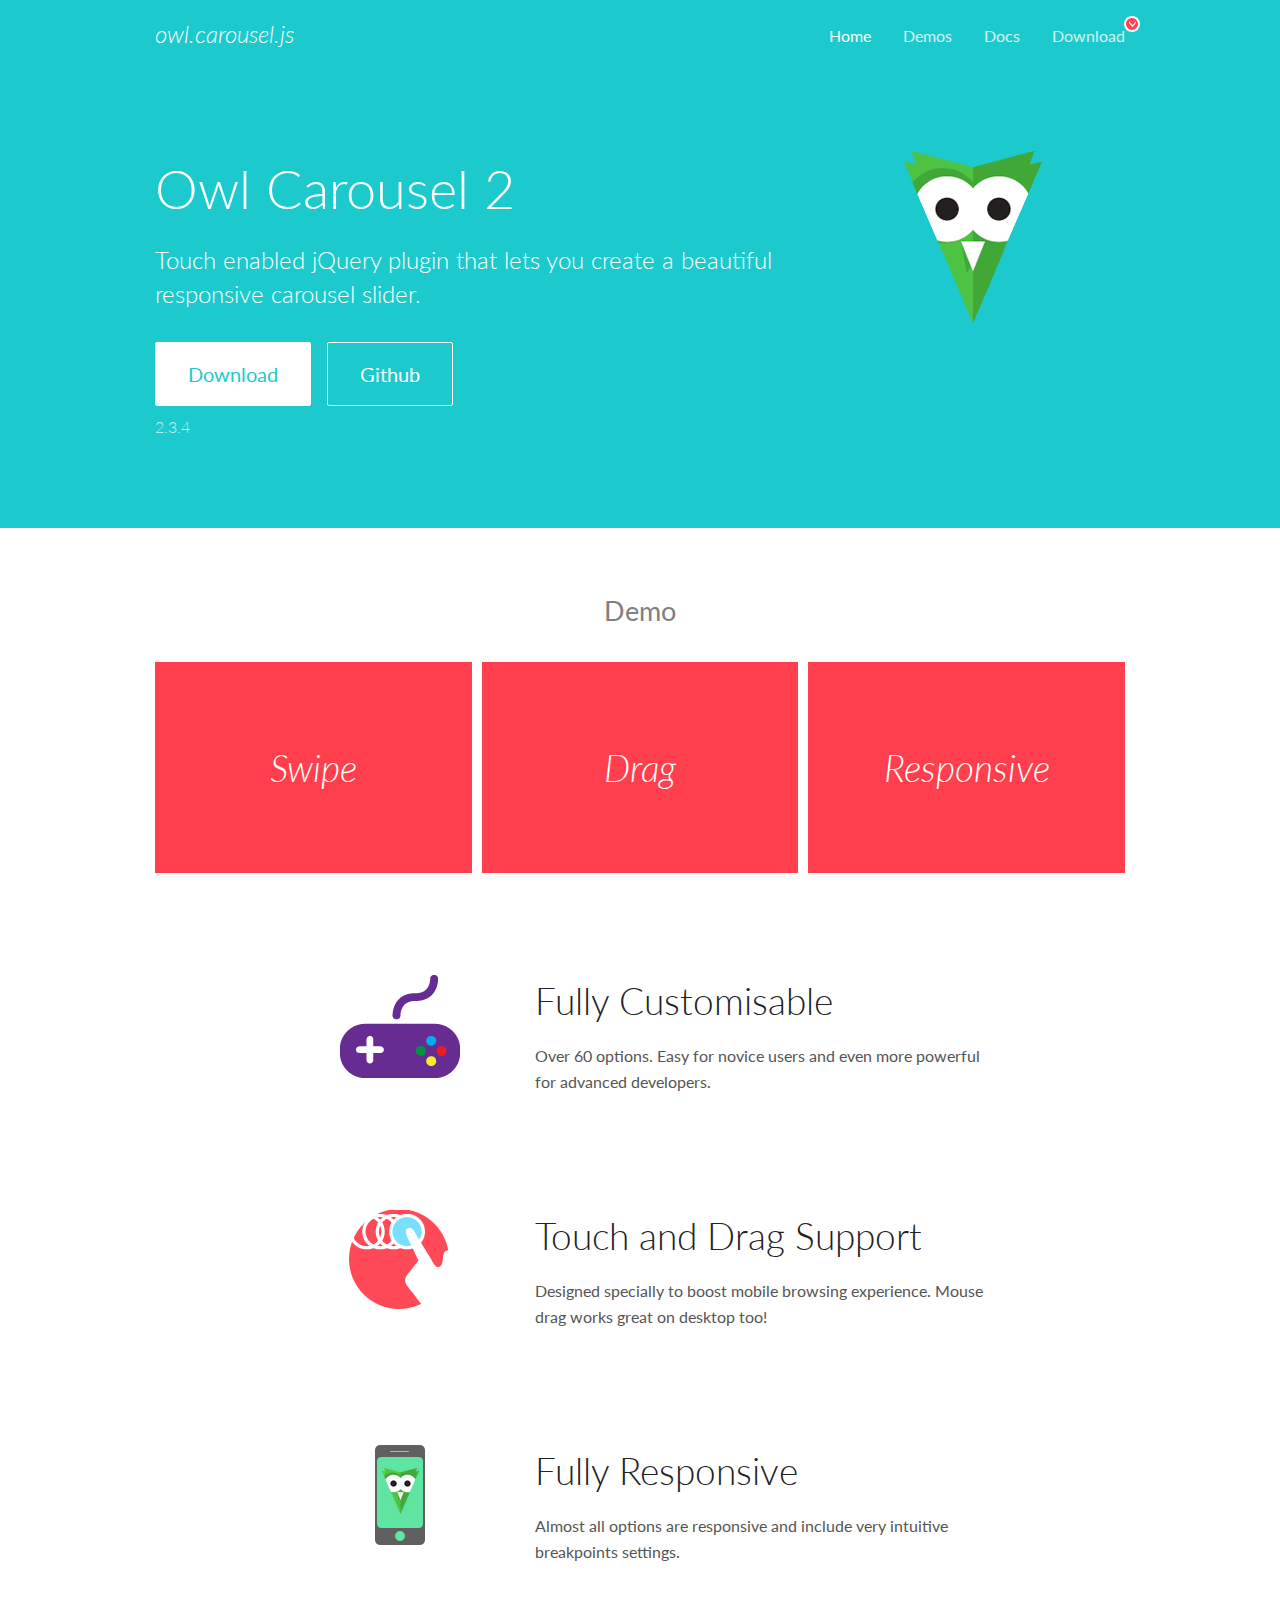
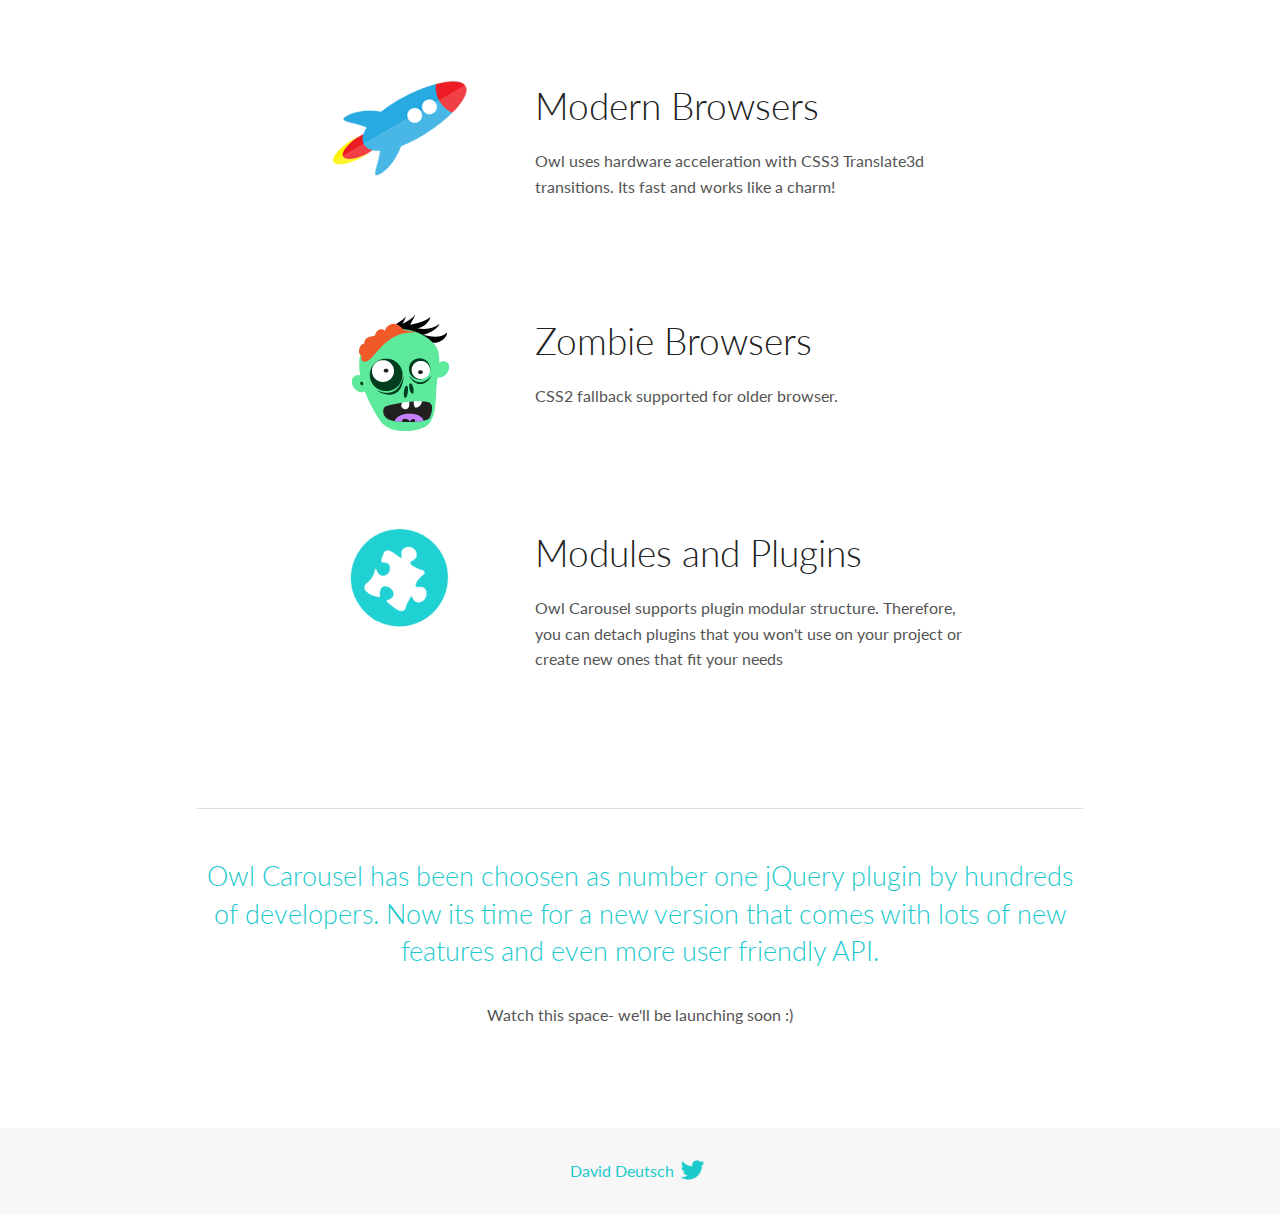
<file: assets/plugin/OwlCarousel2-2.3.4/docs/index.html>
<!DOCTYPE html>
<html lang="en">
  <head>

    <!-- head -->
    <meta charset="utf-8">
    <meta name="msapplication-tap-highlight" content="no" />
    <meta name="viewport" content="width=device-width, initial-scale=1.0" />
    <meta name="description" content="Touch enabled jQuery plugin that lets you create beautiful responsive carousel slider.">
    <meta name="author" content="David Deutsch">
    <title>
      Home | Owl Carousel | 2.3.4
    </title>

    <!-- Stylesheets -->
    <link href='https://fonts.googleapis.com/css?family=Lato:300,400,700,400italic,300italic' rel='stylesheet' type='text/css'>
    <link rel="stylesheet" href="assets/css/docs.theme.min.css">

    <!-- Owl Stylesheets -->
    <link rel="stylesheet" href="assets/owlcarousel/assets/owl.carousel.min.css">
    <link rel="stylesheet" href="assets/owlcarousel/assets/owl.theme.default.min.css">

    <!-- HTML5 shim and Respond.js IE8 support of HTML5 elements and media queries -->

    <!--[if lt IE 9]>
      <script src="https://oss.maxcdn.com/libs/html5shiv/3.7.0/html5shiv.js"></script>
      <script src="https://oss.maxcdn.com/libs/respond.js/1.3.0/respond.min.js"></script>
    <![endif]-->

    <!-- Favicons -->
    <link rel="apple-touch-icon-precomposed" sizes="144x144" href="assets/ico/apple-touch-icon-144-precomposed.png">
    <link rel="shortcut icon" href="assets/ico/favicon.png">
    <link rel="shortcut icon" href="favicon.ico">

    <!-- Yeah i know js should not be in header. Its required for demos.-->

    <!-- javascript -->
    <script src="assets/vendors/jquery.min.js"></script>
    <script src="assets/owlcarousel/owl.carousel.js"></script>
  </head>
  <body>

    <!-- header -->
    <header class="header">
      <div class="row">
        <div class="large-12 columns">
          <div class="brand left">
            <h3>
              <a href="/OwlCarousel2/">owl.carousel.js</a> 
            </h3>
          </div>
          <a id="toggle-nav" class="right">
            <span></span> <span></span> <span></span> 
          </a> 
          <div class="nav-bar">
            <ul class="clearfix">
              <li class="active">
                <a href="/OwlCarousel2/index.html">Home</a> 
              </li>
              <li> <a href="/OwlCarousel2/demos/demos.html">Demos</a>  </li>
              <li> <a href="/OwlCarousel2/docs/started-welcome.html">Docs</a>  </li>
              <li>
                <a href="https://github.com/OwlCarousel2/OwlCarousel2/archive/2.3.4.zip">Download</a> 
                <span class="download"></span> 
              </li>
            </ul>
          </div>
        </div>
      </div>
    </header>

    <!-- home panel -->
    <section id="hero">
      <div class="row">
        <div class="large-8 medium-8 columns">
          <h1>Owl Carousel 2</h1>
          <h4>Touch enabled jQuery plugin that lets you create a beautiful responsive carousel slider.</h4>
          <a href="https://github.com/OwlCarousel2/OwlCarousel2/archive/2.3.4.zip" class="hero-button">Download</a> 
          <a href="https://github.com/OwlCarousel2/OwlCarousel2" class="hero-button outline">Github</a> 
          <p>2.3.4</p>
        </div>
        <div class="large-4 medium-4 columns">
          <img class="owl-logo" src="assets/img/owl-logo.png" alt="mr. Owl">
        </div>
      </div>
    </section>

    <!-- body -->
    <div class="home-demo">
      <div class="row">
        <div class="large-12 columns">
          <h3>Demo</h3>
          <div class="owl-carousel">
            <div class="item">
              <h2>Swipe</h2>
            </div>
            <div class="item">
              <h2>Drag</h2>
            </div>
            <div class="item">
              <h2>Responsive</h2>
            </div>
            <div class="item">
              <h2>CSS3</h2>
            </div>
            <div class="item">
              <h2>Fast</h2>
            </div>
            <div class="item">
              <h2>Easy</h2>
            </div>
            <div class="item">
              <h2>Free</h2>
            </div>
            <div class="item">
              <h2>Upgradable</h2>
            </div>
            <div class="item">
              <h2>Tons of options</h2>
            </div>
            <div class="item">
              <h2>Infinity</h2>
            </div>
            <div class="item">
              <h2>Auto Width</h2>
            </div>
          </div>
        </div>
      </div>
    </div>
    <script>
      var owl = $('.owl-carousel');
      owl.owlCarousel({
        margin: 10,
        loop: true,
        responsive: {
          0: {
            items: 1
          },
          600: {
            items: 2
          },
          1000: {
            items: 3
          }
        }
      })
    </script>

    <!-- features -->
    <div id="features">
      <div class="row">
        <div class="small-12 medium-9 small-centered columns">
          <section class="row feature">
            <div class="medium-4 small-12 columns">
              <img src="assets/img/feature-options.png" alt="">
            </div>
            <div class="medium-8 small-12 columns">
              <h2>Fully Customisable</h2>
              <p>Over 60 options. Easy for novice users and even more powerful for advanced developers.</p>
            </div>
          </section>
          <section class="row feature">
            <div class="medium-4 small-12 columns">
              <img src="assets/img/feature-drag.png" alt="">
            </div>
            <div class="medium-8 small-12 columns">
              <h2>Touch and Drag Support</h2>
              <p>Designed specially to boost mobile browsing experience. Mouse drag works great on desktop too!</p>
            </div>
          </section>
          <section class="row feature">
            <div class="medium-4 small-12 columns">
              <img src="assets/img/feature-responsive.png" alt="">
            </div>
            <div class="medium-8 small-12 columns">
              <h2>Fully Responsive</h2>
              <p>Almost all options are responsive and include very intuitive breakpoints settings.</p>
            </div>
          </section>
          <section class="row feature">
            <div class="medium-4 small-12 columns">
              <img src="assets/img/feature-modern.png" alt="">
            </div>
            <div class="medium-8 small-12 columns">
              <h2>Modern Browsers</h2>
              <p>Owl uses hardware acceleration with CSS3 Translate3d transitions. Its fast and works like a charm! </p>
            </div>
          </section>
          <section class="row feature">
            <div class="medium-4 small-12 columns">
              <img src="assets/img/feature-zombie.png" alt="">
            </div>
            <div class="medium-8 small-12 columns">
              <h2>Zombie Browsers</h2>
              <p>CSS2 fallback supported for older browser.</p>
            </div>
          </section>
          <section class="row feature">
            <div class="medium-4 small-12 columns">
              <img src="assets/img/feature-module.png" alt="">
            </div>
            <div class="medium-8 small-12 columns">
              <h2>Modules and Plugins</h2>
              <p>Owl Carousel supports plugin modular structure. Therefore, you can detach plugins that you won&#x27;t use on your project or create new ones that fit your needs</p>
            </div>
          </section>
        </div>
      </div>
    </div>

    <!-- footer -->
    <section id="teaser-text">
      <div class="row">
        <div class="small-12 medium-11 small-centered columns">
          <hr>
          <h3 id="owl-carousel-has-been-choosen-as-number-one-jquery-plugin-by-hundreds-of-developers-now-its-time-for-a-new-version-that-comes-with-lots-of-new-features-and-even-more-user-friendly-api-">Owl Carousel has been choosen as number one jQuery plugin by hundreds of developers. Now its time for a new version that comes with lots of new features and even more user friendly API.</h3>
          <p>Watch this space- we&#39;ll be launching soon :)</p>
        </div>
      </div>
    </section>

    <!-- footer -->
    <footer class="footer">
      <div class="row">
        <div class="large-12 columns">
          <h5>
            <a href="/OwlCarousel2/docs/support-contact.html">David Deutsch</a> 
            <a id="custom-tweet-button" href="https://twitter.com/share?url=https://github.com/OwlCarousel2/OwlCarousel2&text=Owl Carousel - This is so awesome! " target="_blank"></a> 
          </h5>
        </div>
      </div>
    </footer>

    <!-- vendors -->
    <script src="assets/vendors/highlight.js"></script>
    <script src="assets/js/app.js"></script>
  </body>
</html>
</file>
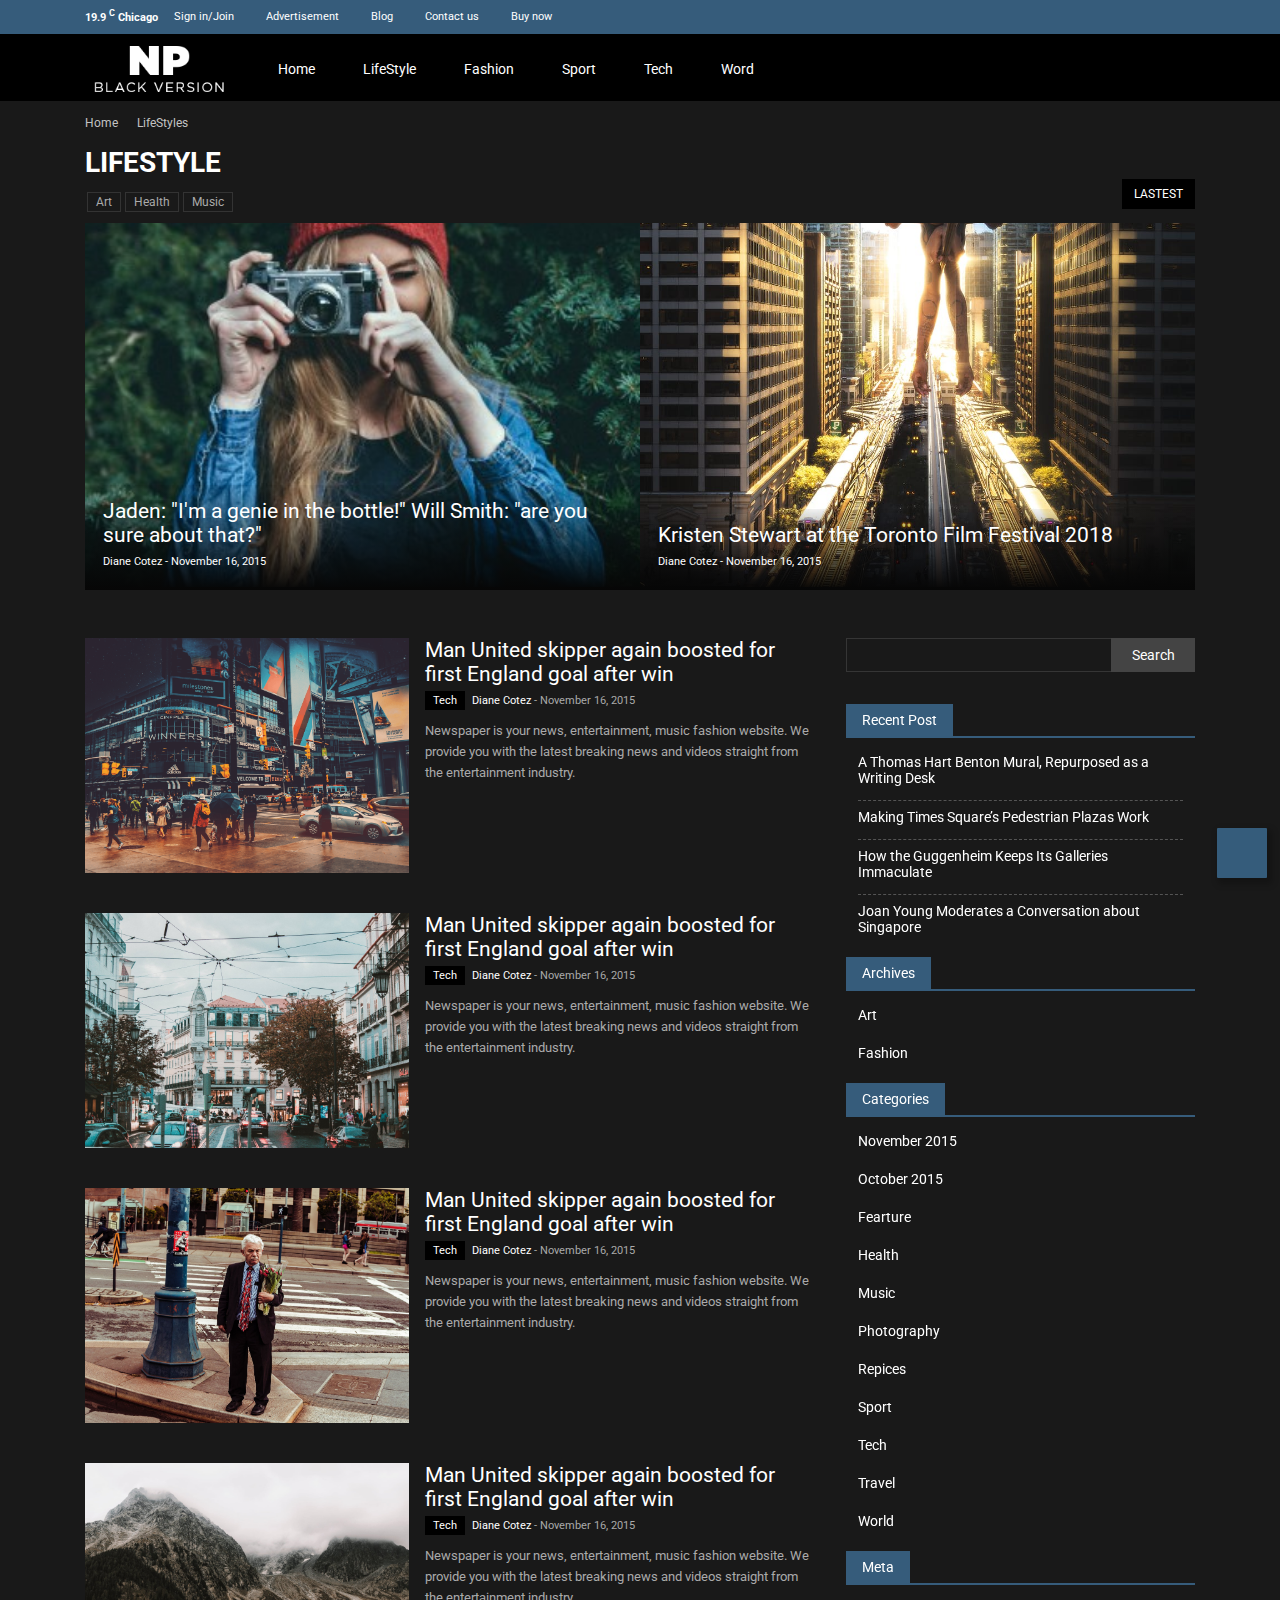
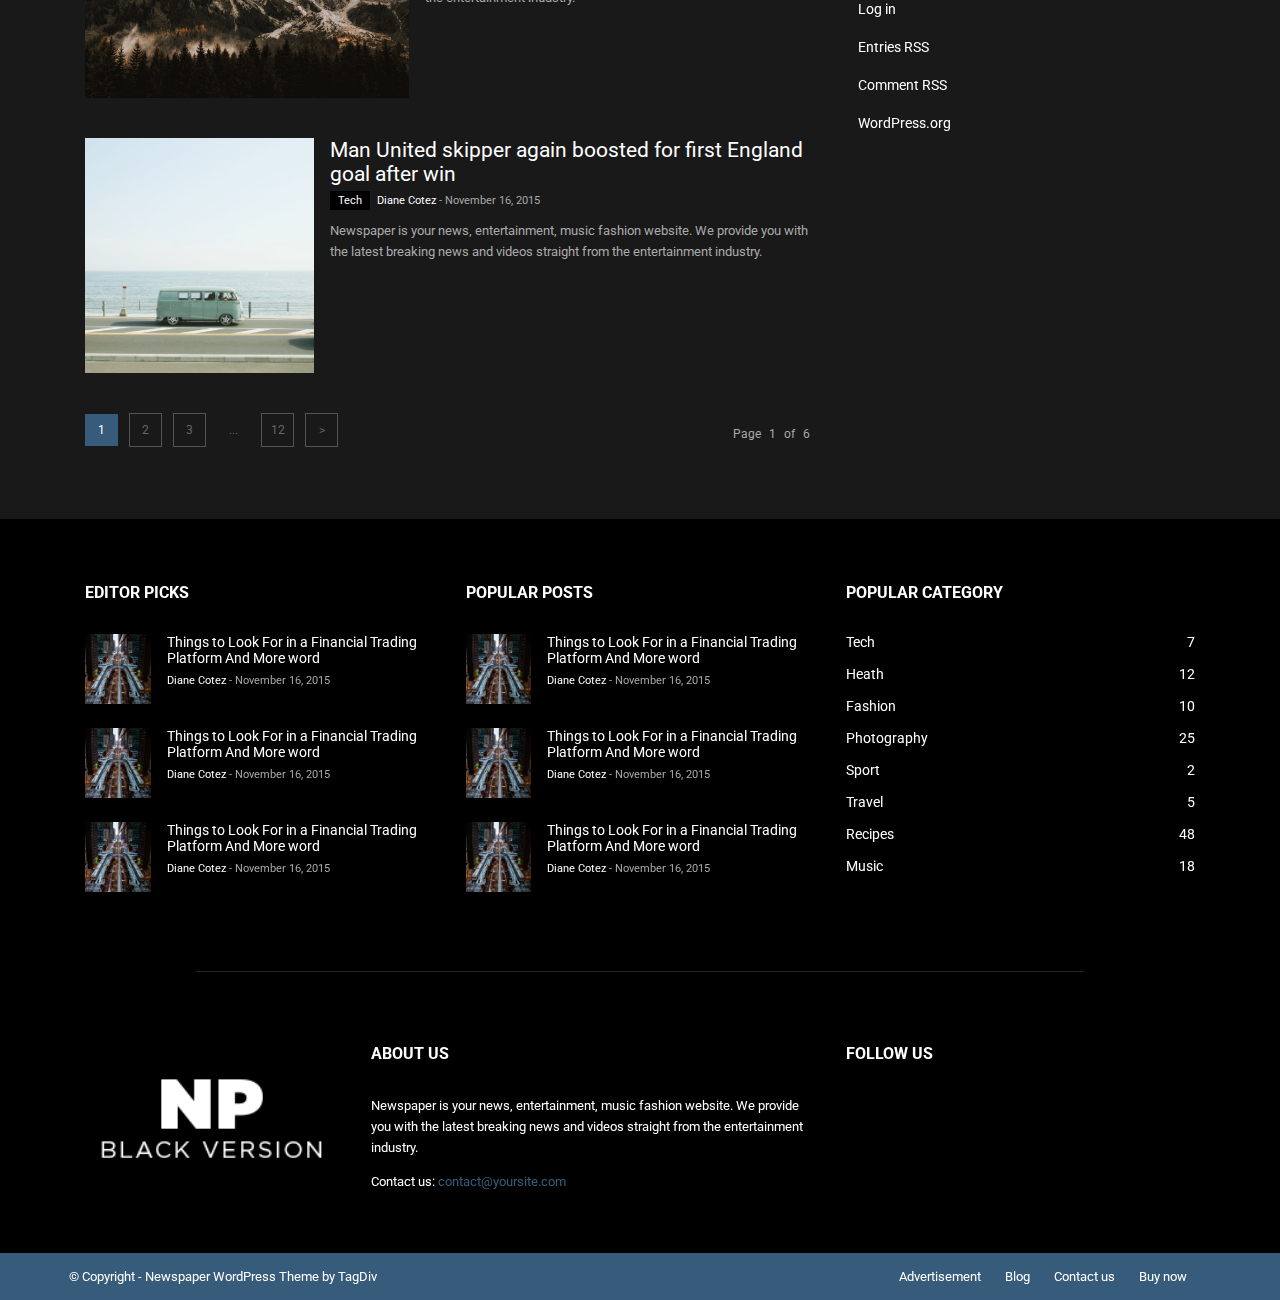
<file: archive-fashion.html>
<!DOCTYPE html>
<html lang="en">

<head>
    <meta charset="UTF-8">
    <meta name="viewport" content="width=device-width, initial-scale=1.0">
    <meta http-equiv="X-UA-Compatible" content="ie=edge">
    <link REL="SHORTCUT ICON" HREF="assets/images/logo.ico">
    <link rel="stylesheet" href="assets/css/archive.css">
    <link rel="stylesheet" href="https://use.fontawesome.com/releases/v5.8.2/css/all.css" integrity="sha384-oS3vJWv+0UjzBfQzYUhtDYW+Pj2yciDJxpsK1OYPAYjqT085Qq/1cq5FLXAZQ7Ay"
        crossorigin="anonymous">
    <link href="https://fonts.googleapis.com/css?family=Roboto&display=swap" rel="stylesheet">
    <link rel="stylesheet" href="assets/css/slick.css">
    <link rel="stylesheet" href="assets/css/slick-theme.css">
    <link rel="stylesheet" href="assets/css/style.css">
    <title>Archives fashion page</title>
</head>

<body>
    <header>
        <div class="menu-mb">
            <div id="btn-hamburger">
                <i class="fas fa-bars"></i>
            </div>
            <a href="#"><img src="assets/images/logo.png" alt=""></a>
            <div id="btn-search-mb">
                <i class="fas fa-search"></i>
            </div>
        </div>
        <div id="navbar">
            <div class="top-menu">
                <div class="container">
                    <div class="row">
                        <div class="left-top-menu">
                            <div class="weather">
                                <i class="fas fa-cloud-moon-rain"></i>
                                <span>19.9</span>
                                <sup>C</sup>
                                <span>Chicago</span>
                            </div>
                            <ul>
                                <li>
                                    <a href="#">Sign in/Join</a>
                                </li>
                                <li>
                                    <a href="#">Advertisement</a>
                                </li>
                                <li>
                                    <a href="#">Blog</a>
                                </li>
                                <li>
                                    <a href="#">Contact us</a>
                                </li>
                                <li>
                                    <a href="#">Buy now</a>
                                </li>
                            </ul>
                            <div class="clear"></div>
                        </div>
                        <div class="right-top-menu all-center">
                            <span>
                                <a href="#"><i class="fab fa-google-plus-g"></i></a>
                            </span>
                            <span>
                                <a href="#"><i class="fab fa-soundcloud"></i></a>
                            </span>
                            <span>
                                <a href="#"><i class="fab fa-vimeo-v"></i></a>
                            </span>
                            <span>
                                <a href="#"><i class="fab fa-vk"></i></a>
                            </span>
                            <span>
                                <a href="#"><i class="fab fa-youtube"></i></a>
                            </span>
                            <div id="btn-close">
                                <i class="fas fa-times"></i>
                            </div>
                        </div>
                    </div>
                </div>
            </div>
            <div class="menu-main">
                <div class="container">
                    <div class="row">
                        <!-- <div class="search-form">
                            <input type="text">
                            <button>Search</button>
                        </div> -->
                        <div class="left-menu-main">
                            <div class="row">
                                <div class="logo all-center">
                                    <img src="assets/images/logo.png" alt="">
                                </div>
                                <ul class="menu-main-menu all-center">
                                    <li>
                                        <a href="#">Home</a>
                                    </li>
                                    <li>
                                        <a href="archive.html">LifeStyle <i class="fas fa-chevron-down"></i> </a>
                                        <ul class="sub-menu">
                                            <li class="menu-item">
                                                <div class="row">
                                                    <div class="col-2 cat-group">
                                                        <a class="tablinks" onmouseover="openMenuArt(event, 'All')" href="#">All</a>
                                                        <a class="tablinks" onmouseover="openMenuArt(event, 'Art')"href="#">Art</a>
                                                        <a href="#">Heathy</a>
                                                        <a href="#">Music</a>
                                                        <a href="#">Recipes</a>
                                                        <a href="#">Travel</a>
                                                    </div>
                                                    <div class="col-10 menu-art">
                                                        <div id="All" class="tabcontent" style="display:block;">
                                                            <div class="col-3">
                                                                <article>
                                                                    <a href="#">
                                                                        <div class="thumbnail-menu">
                                                                            <img src="assets/images/menu-art-4.jpg" alt="">
                                                                        </div>
                                                                        <p>A Thomas Hart Benton Mural, Repurposed as a
                                                                            Writing Desk</p>
                                                                    </a>
                                                                </article>
                                                            </div>
                                                            <div class="col-3">
                                                                <article>
                                                                    <a href="#">
                                                                        <div class="thumbnail-menu">
                                                                            <img src="assets/images/menu-art.jpg" alt="">
                                                                        </div>
                                                                        <p>A Thomas Hart Benton Mural, Repurposed as a
                                                                            Writing Desk</p>
                                                                    </a>
                                                                </article>
                                                            </div>
                                                            <div class="col-3">
                                                                <article>
                                                                    <a href="#">
                                                                        <div class="thumbnail-menu">
                                                                            <img src="assets/images/menu-art-2.jpg" alt="">
                                                                        </div>
                                                                        <p>A Thomas Hart Benton Mural, Repurposed as a
                                                                            Writing Desk</p>
                                                                    </a>
                                                                </article>
                                                            </div>
                                                            <div class="col-3">
                                                                <article>
                                                                    <a href="#">
                                                                        <div class="thumbnail-menu">
                                                                            <img src="assets/images/menu-art-3.jpg" alt="">
                                                                        </div>
                                                                        <p>A Thomas Hart Benton Mural, Repurposed as a
                                                                            Writing Desk</p>
                                                                    </a>
                                                                </article>
                                                            </div>
                                                        </div>
                                                        <div id="Art" class="tabcontent">
                                                            <div class="col-3">
                                                                <article>
                                                                    <a href="#">
                                                                        <div class="thumbnail-menu">
                                                                            <img src="assets/images/menu-art.jpg" alt="">
                                                                        </div>
                                                                        <p>A Thomas Hart Benton Mural, Repurposed as a
                                                                            Writing Desk</p>
                                                                    </a>
                                                                </article>
                                                            </div>
                                                            <div class="col-3">
                                                                <article>
                                                                    <a href="#">
                                                                        <div class="thumbnail-menu">
                                                                            <img src="assets/images/menu-art-4.jpg" alt="">
                                                                        </div>
                                                                        <p>A Thomas Hart Benton Mural, Repurposed as a
                                                                            Writing Desk</p>
                                                                    </a>
                                                                </article>
                                                            </div>
                                                            <div class="col-3">
                                                                <article>
                                                                    <a href="#">
                                                                        <div class="thumbnail-menu">
                                                                            <img src="assets/images/menu-art-3.jpg" alt="">
                                                                        </div>
                                                                        <p>A Thomas Hart Benton Mural, Repurposed as a
                                                                            Writing Desk</p>
                                                                    </a>
                                                                </article>
                                                            </div>
                                                            <div class="col-3">
                                                                <article>
                                                                    <a href="#">
                                                                        <div class="thumbnail-menu">
                                                                            <img src="assets/images/menu-art-2.jpg" alt="">
                                                                        </div>
                                                                        <p>A Thomas Hart Benton Mural, Repurposed as a
                                                                            Writing Desk</p>
                                                                    </a>
                                                                </article>
                                                            </div>
                                                        </div>
                                                    </div>
                                                </div>
                                            </li>
                                        </ul>
    
                                    </li>
                                    <li>
                                        <a href="#">Fashion <i class="fas fa-chevron-down"></i> </a>
                                    </li>
                                    <li>
                                        <a href="#">Sport <i class="fas fa-chevron-down"></i> </a>
                                    </li>
                                    <li>
                                        <a href="#">Tech <i class="fas fa-chevron-down"></i> </a>
                                    </li>
                                    <li>
                                        <a href="#">Word <i class="fas fa-chevron-down"></i> </a>
                                    </li>
                                </ul>
                            </div>
                        </div>
                        <div class="btn-search">
                            <a href="#" class="btn-toggle all-center">
                                <i class="fas fa-search"></i>
                            </a>
                            <div class="search-form">
                                <input type="text">
                                <button>Search</button>
                            </div> 
                        </div>
                    </div>
                </div>
            </div>  
        </div>
    </header>

    <main>
        <div class="container">
            <section class="bread-crumb">
                <span>
                    <a href="#">Home</a>
                    <i class="fas fa-angle-right"></i>
                    <span>
                        LifeStyles
                    </span>
                </span>
            </section>
            <h1>LIFESTYLE</h1>
            <div class="row add-space category-sibling">
                <div class="col-5 category-tag">
                    <ul>
                        <li>
                            <a href="#">Art</a>
                        </li>
                        <li>
                            <a href="#">Health</a>
                        </li>
                        <li>
                            <a href="#">Music</a>
                        </li>
                    </ul>
                </div>
                <div class="col-5" style="text-align:right;">
                    <div class="pulldown-filter">
                        <button class="pulldown-btn">Lastest <i class="fas fa-angle-down"></i></button>
                        <div class="pulldown-filter-item">
                            <a href="#">Latest</a>
                            <a href="#">Featured posts</a>
                            <a href="#">Most popular</a>
                            <a href="#">7 days popular</a>
                            <a href="#">By review score</a>
                            <a href="#">Random</a>
                        </div>
                    </div>
                </div>
            </div>

            <section id="section-1">
                <div class="row">
                    <div class="col-6 col-mb">
                        <div class="form-inner">
                            <a href="#">
                                <img class="wrap-img" src="assets/images/big-wrapper.jpg" alt="">
                            </a>
                            <div class="inf title-large">
                                <a href="#">Jaden: "I'm a genie in the bottle!" Will Smith: "are you sure about that?"</a>
                                <div class="text-info">
                                    <span><a href="#">Diane Cotez</a></span>
                                    <span>-</span>
                                    <span>November 16, 2015</span>
                                </div>
                            </div>
                        </div>
                    </div>
                    <div class="col-6 col-mb">
                        <div class="form-inner">
                            <a href="#">
                                <img class="wrap-img" src="assets/images/menu-art-2.jpg" alt="">
                            </a>
                            <div class="inf title-large">
                                <a href="#">Kristen Stewart at the Toronto Film Festival 2018</a>
                                <div class="text-info">
                                    <span><a href="#">Diane Cotez</a></span>
                                    <span>-</span>
                                    <span>November 16, 2015</span>
                                </div>
                            </div>
                        </div>
                    </div>
                </div>
            </section>

            <section id="archive">
                <div class="row">
                    <div class="col-8 col-mb">
                        <article class="art-flex">
                            <img class="wrap-img" src="assets/images/article-10.jpg" alt="">
                            <div class="info-group">
                                <a href="#" class="title-large a-hover">Man United skipper again boosted for first
                                    England goal after win</a>
                                <div class="text-info">
                                    <span class="btn-cat"><a href="#">Tech</a></span>
                                    <span><a href="#">Diane Cotez</a></span>
                                    <span>-</span>
                                    <span>November 16, 2015</span>
                                </div>
                                <p class="text-exerpt">Newspaper is your news, entertainment, music fashion website. We
                                    provide you
                                    with the latest breaking news and videos straight from the entertainment industry.</p>
                            </div>
                        </article>
                        <article class="art-flex">
                            <img class="wrap-img" src="assets/images/article-11.jpg" alt="">
                            <div class="info-group">
                                <a href="#" class="title-large a-hover">Man United skipper again boosted for first
                                    England goal after win</a>
                                <div class="text-info">
                                    <span class="btn-cat"><a href="#">Tech</a></span>
                                    <span><a href="#">Diane Cotez</a></span>
                                    <span>-</span>
                                    <span>November 16, 2015</span>
                                </div>
                                <p class="text-exerpt">Newspaper is your news, entertainment, music fashion website. We
                                    provide you
                                    with the latest breaking news and videos straight from the entertainment industry.</p>
                            </div>
                        </article>
                        <article class="art-flex">
                            <img class="wrap-img" src="assets/images/article-2.jpg" alt="">
                            <div class="info-group">
                                <a href="#" class="title-large a-hover">Man United skipper again boosted for first
                                    England goal after win</a>
                                <div class="text-info">
                                    <span class="btn-cat"><a href="#">Tech</a></span>
                                    <span><a href="#">Diane Cotez</a></span>
                                    <span>-</span>
                                    <span>November 16, 2015</span>
                                </div>
                                <p class="text-exerpt">Newspaper is your news, entertainment, music fashion website. We
                                    provide you
                                    with the latest breaking news and videos straight from the entertainment industry.</p>
                            </div>
                        </article>
                        <article class="art-flex">
                            <img class="wrap-img" src="assets/images/article-6.jpg" alt="">
                            <div class="info-group">
                                <a href="#" class="title-large a-hover">Man United skipper again boosted for first
                                    England goal after win</a>
                                <div class="text-info">
                                    <span class="btn-cat"><a href="#">Tech</a></span>
                                    <span><a href="#">Diane Cotez</a></span>
                                    <span>-</span>
                                    <span>November 16, 2015</span>
                                </div>
                                <p class="text-exerpt">Newspaper is your news, entertainment, music fashion website. We
                                    provide you
                                    with the latest breaking news and videos straight from the entertainment industry.</p>
                            </div>
                        </article>
                        <article class="art-flex">
                            <img class="wrap-img" src="assets/images/article-3.jpg" alt="">
                            <div class="info-group">
                                <a href="#" class="title-large a-hover">Man United skipper again boosted for first
                                    England goal after win</a>
                                <div class="text-info">
                                    <span class="btn-cat"><a href="#">Tech</a></span>
                                    <span><a href="#">Diane Cotez</a></span>
                                    <span>-</span>
                                    <span>November 16, 2015</span>
                                </div>
                                <p class="text-exerpt">Newspaper is your news, entertainment, music fashion website. We
                                    provide you
                                    with the latest breaking news and videos straight from the entertainment industry.</p>
                            </div>
                        </article>
                        <div class="page-nav all-center">
                            <div class="pagination-page">
                                <a class="current" href="#">1</a>
                                <a href="#">2</a>
                                <a href="#">3</a>
                                <a class="rm-bd" href="#">...</a>
                                <a href="#">12</a>
                                <a href="#">></a>
                            </div>
                            <div class="page-detail all-center">
                                <span>Page</span>
                                <span>1</span>
                                <span>of</span>
                                <span>6</span>
                            </div>
                        </div>
                    </div>
                    <div id="aside" class="col-4 col-mb">
                        <div class="add-tick">
                            <div class="search-form">
                                <input type="text">
                                <button>Search</button>
                            </div>
                            <div class="title-group">
                                <span>Recent Post</span>
                            </div>
                            <ul class="rc-post">
                                <li><a class="title-small a-hover" href="#">A Thomas Hart Benton Mural, Repurposed as a
                                        Writing Desk</a></li>
                                <li><a class="title-small a-hover" href="#">Making Times Square’s Pedestrian Plazas
                                        Work</a></li>
                                <li><a class="title-small a-hover" href="#">How the Guggenheim Keeps Its Galleries
                                        Immaculate</a></li>
                                <li><a class="title-small a-hover" href="#">Joan Young Moderates a Conversation about
                                        Singapore</a></li>
                            </ul>
                            <div class="title-group">
                                <span>Archives</span>
                            </div>
                            <ul class="rc-post rm-bd">
                                <li><a class="title-small a-hover" href="#">Art</a></li>
                                <li><a class="title-small a-hover" href="#">Fashion</a></li>
                            </ul>
                            <div class="title-group">
                                <span>Categories</span>
                            </div>
                            <ul class="rc-post rm-bd">
                                <li><a class="title-small a-hover" href="#">November 2015</a></li>
                                <li><a class="title-small a-hover" href="#">October 2015</a></li>
                                <li><a class="title-small a-hover" href="#">Fearture</a></li>
                                <li><a class="title-small a-hover" href="#">Health</a></li>
                                <li><a class="title-small a-hover" href="#">Music</a></li>
                                <li><a class="title-small a-hover" href="#">Photography</a></li>
                                <li><a class="title-small a-hover" href="#">Repices</a></li>
                                <li><a class="title-small a-hover" href="#">Sport</a></li>
                                <li><a class="title-small a-hover" href="#">Tech</a></li>
                                <li><a class="title-small a-hover" href="#">Travel</a></li>
                                <li><a class="title-small a-hover" href="#">World</a></li>
                            </ul>
                            <div class="title-group">
                                <span>Meta</span>
                            </div>
                            <ul class="rc-post rm-bd">
                                <li><a class="title-small a-hover" href="#">Log in</a></li>
                                <li><a class="title-small a-hover" href="#">Entries RSS</a></li>
                                <li><a class="title-small a-hover" href="#">Comment RSS</a></li>
                                <li><a class="title-small a-hover" href="#">WordPress.org</a></li>
                            </ul>
                        </div>
                    </div>
                </div>
            </section>
        </div>
    </main>

    <footer>
        <div class="container">
            <div class="row footer-row-1">
                <div class="col-4 col-mb">
                    <h3>EDITOR PICKS</h3>
                    <article class="art-flex">
                        <img class="wrap-img" src="assets/images/menu-art-3.jpg" alt="">
                        <div class="info-group">
                            <a href="#" class="title-small a-hover">Things to Look For in a
                                Financial Trading Platform And More word </a>
                            <div class="text-info">
                                <span><a href="#">Diane Cotez</a></span>
                                <span>-</span>
                                <span>November 16, 2015</span>
                            </div>
                        </div>
                    </article>
                    <article class="art-flex">
                        <img class="wrap-img" src="assets/images/menu-art-3.jpg" alt="">
                        <div class="info-group">
                            <a href="#" class="title-small a-hover">Things to Look For in a
                                Financial Trading Platform And More word </a>
                            <div class="text-info">
                                <span><a href="#">Diane Cotez</a></span>
                                <span>-</span>
                                <span>November 16, 2015</span>
                            </div>
                        </div>
                    </article>
                    <article class="art-flex">
                        <img class="wrap-img" src="assets/images/menu-art-3.jpg" alt="">
                        <div class="info-group">
                            <a href="#" class="title-small a-hover">Things to Look For in a
                                Financial Trading Platform And More word </a>
                            <div class="text-info">
                                <span><a href="#">Diane Cotez</a></span>
                                <span>-</span>
                                <span>November 16, 2015</span>
                            </div>
                        </div>
                    </article>
                </div>
                <div class="col-4 col-mb">
                    <h3>POPULAR POSTS</h3>
                    <article class="art-flex">
                        <img class="wrap-img" src="assets/images/menu-art-3.jpg" alt="">
                        <div class="info-group">
                            <a href="#" class="title-small a-hover">Things to Look For in a
                                Financial Trading Platform And More word </a>
                            <div class="text-info">
                                <span><a href="#">Diane Cotez</a></span>
                                <span>-</span>
                                <span>November 16, 2015</span>
                            </div>
                        </div>
                    </article>
                    <article class="art-flex">
                        <img class="wrap-img" src="assets/images/menu-art-3.jpg" alt="">
                        <div class="info-group">
                            <a href="#" class="title-small a-hover">Things to Look For in a
                                Financial Trading Platform And More word </a>
                            <div class="text-info">
                                <span><a href="#">Diane Cotez</a></span>
                                <span>-</span>
                                <span>November 16, 2015</span>
                            </div>
                        </div>
                    </article>
                    <article class="art-flex">
                        <img class="wrap-img" src="assets/images/menu-art-3.jpg" alt="">
                        <div class="info-group">
                            <a href="#" class="title-small a-hover">Things to Look For in a
                                Financial Trading Platform And More word </a>
                            <div class="text-info">
                                <span><a href="#">Diane Cotez</a></span>
                                <span>-</span>
                                <span>November 16, 2015</span>
                            </div>
                        </div>
                    </article>
                </div>
                <div class="col-4 ft-cat col-mb">
                    <h3>POPULAR CATEGORY</h3>
                    <ul>
                        <li>
                            <a class="a-hover" href="#">
                                <span>Tech</span>
                                <span>7</span>
                            </a>
                        </li>
                        <li>
                            <a class="a-hover" href="#">
                                <span>Heath</span>
                                <span>12</span>
                            </a>
                        </li>
                        <li>
                            <a class="a-hover" href="#">
                                <span>Fashion</span>
                                <span>10</span>
                            </a>
                        </li>
                        <li>
                            <a class="a-hover" href="#">
                                <span>Photography</span>
                                <span>25</span>
                            </a>
                        </li>
                        <li>
                            <a class="a-hover" href="#">
                                <span>Sport</span>
                                <span>2</span>
                            </a>
                        </li>
                        <li>
                            <a class="a-hover" href="#">
                                <span>Travel</span>
                                <span>5</span>
                            </a>
                        </li>
                        <li>
                            <a class="a-hover" href="#">
                                <span>Recipes</span>
                                <span>48</span>
                            </a>
                        </li>
                        <li>
                            <a class="a-hover" href="#">
                                <span>Music</span>
                                <span>18</span>
                            </a>
                        </li>
                    </ul>
                </div>
            </div>
            <hr width="80%">
            <div class="row footer-row-2">
                <div class="col-3 col-mb all-center">
                    <img src="assets/images/logo.png" alt="">
                </div>
                <div class="col-5 col-mb">
                    <h3>ABOUT US</h3>
                    <p class="text-exerpt">Newspaper is your news, entertainment, music fashion website. We provide you
                        with the latest breaking news and videos straight from the entertainment industry.</p>
                    <p class="text-exerpt">
                        <span>Contact us: </span>
                        <span> <a href="mailto: abc@gmail.com" style="color:#375c7b;">contact@yoursite.com</a></span>
                    </p>
                </div>
                <div class="col-4 col-mb">
                    <h3>FOLLOW US</h3>
                    <p class="icon-fl">
                        <span>
                            <a href="#"><i class="fab fa-google-plus-g"></i></a>
                        </span>
                        <span>
                            <a href="#"><i class="fab fa-soundcloud"></i></a>
                        </span>
                        <span>
                            <a href="#"><i class="fab fa-vimeo-v"></i></a>
                        </span>
                        <span>
                            <a href="#"><i class="fab fa-vk"></i></a>
                        </span>
                        <span>
                            <a href="#"><i class="fab fa-youtube"></i></a>
                        </span>
                    </p>
                </div>
            </div>
        </div>
        <div class="footer-row-3 text-exerpt">
            <div class="container">
                <div class="row add-space">
                    <p>© Copyright - Newspaper WordPress Theme by TagDiv</p>
                    <div class="contact all-center">
                        <a href="#">Advertisement</a>
                        <a href="#">Blog</a>
                        <a href="#">Contact us</a>
                        <a href="#">Buy now</a>
                    </div>
                </div>
            </div>
        </div>
        <div id="top" class="scrollTop all-center" style="display: flex;"><i class="fas fa-angle-up"></i></div>
    </footer>
    <script src="https://code.jquery.com/jquery-1.11.0.min.js" integrity="sha256-spTpc4lvj4dOkKjrGokIrHkJgNA0xMS98Pw9N7ir9oI="
        crossorigin="anonymous"></script>
    <script type="text/javascript" src="assets/js/slick.min.js"></script>
    <script type="text/javascript" src="assets/js/style.js"></script>
</body>

</html>
</file>
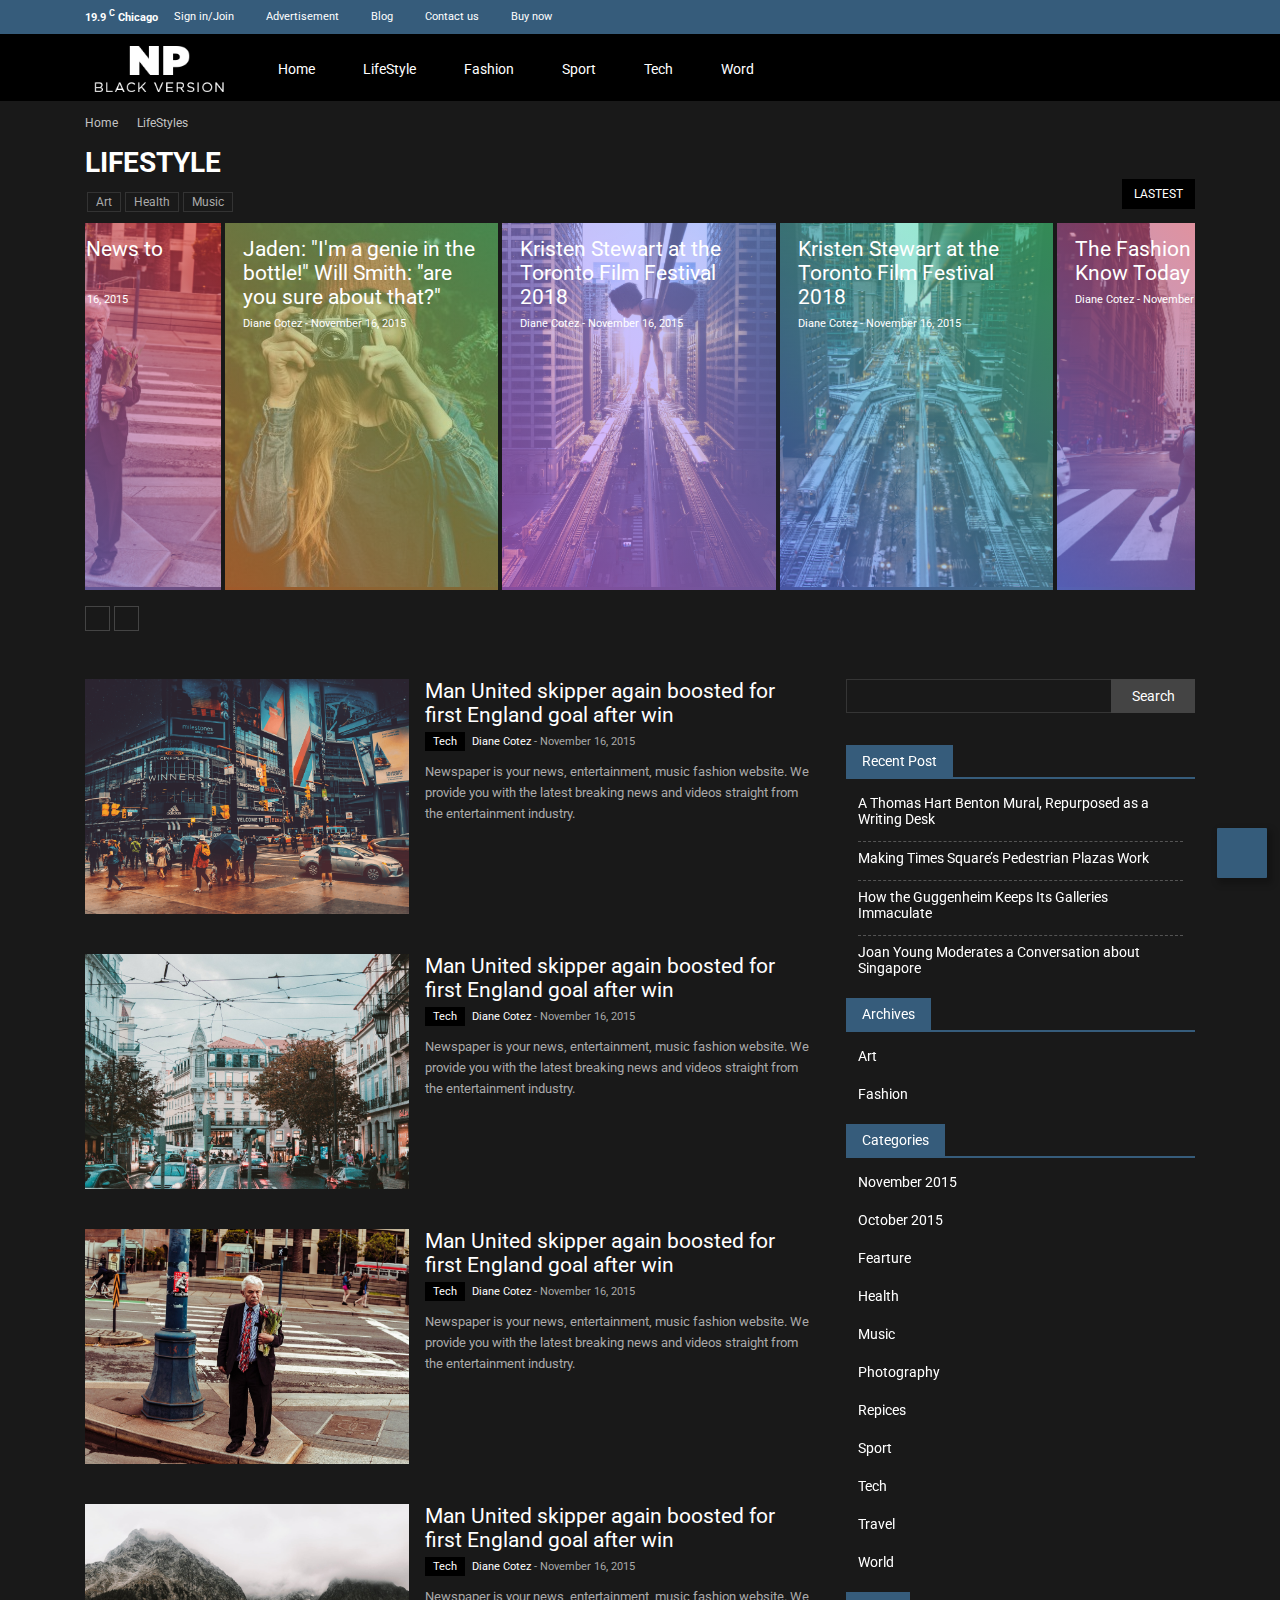
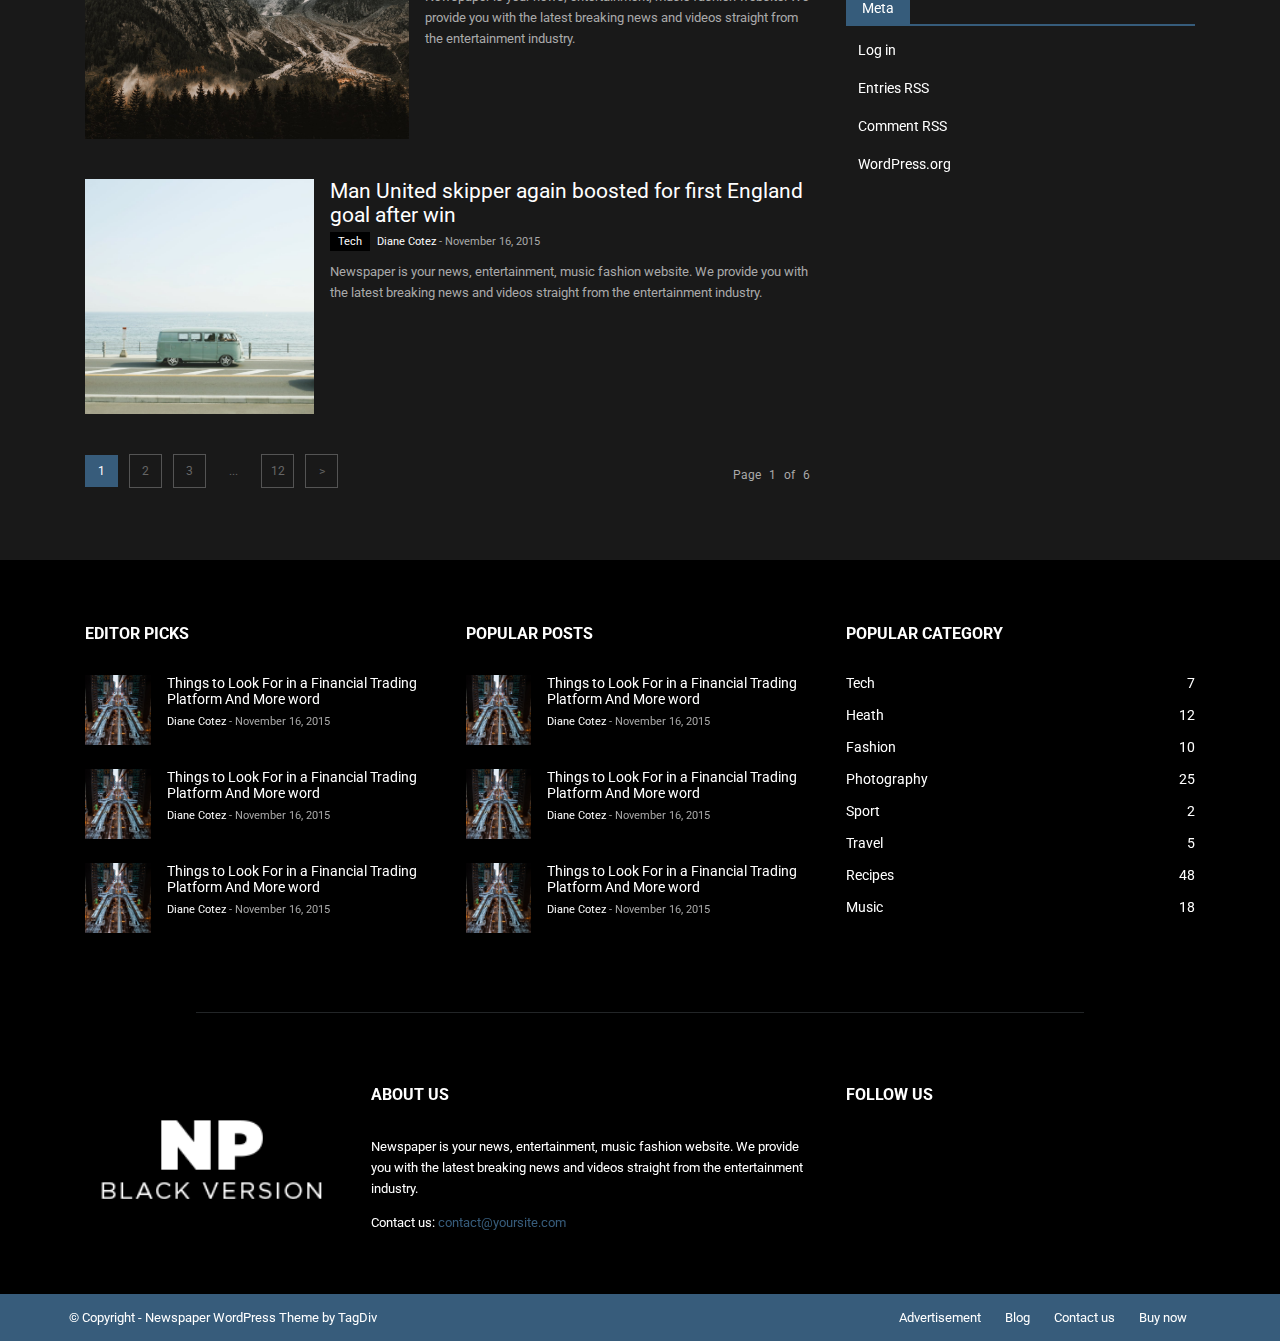
<file: archive.html>
<!DOCTYPE html>
<html lang="en">

<head>
    <meta charset="UTF-8">
    <meta name="viewport" content="width=device-width, initial-scale=1.0">
    <meta http-equiv="X-UA-Compatible" content="ie=edge">
    <link REL="SHORTCUT ICON" HREF="assets/images/logo.ico">
    <link rel="stylesheet" href="assets/css/archive.css">
    <link rel="stylesheet" href="https://use.fontawesome.com/releases/v5.8.2/css/all.css" integrity="sha384-oS3vJWv+0UjzBfQzYUhtDYW+Pj2yciDJxpsK1OYPAYjqT085Qq/1cq5FLXAZQ7Ay"
        crossorigin="anonymous">
    <link href="https://fonts.googleapis.com/css?family=Roboto&display=swap" rel="stylesheet">
    <link rel="stylesheet" href="assets/css/slick.css">
    <link rel="stylesheet" href="assets/css/slick-theme.css">
    <link rel="stylesheet" href="assets/css/style.css">
    <style>

#section-1 .row{
    overflow: hidden;
}
#slider {
    display:flex;
    transition: 0.5s;
}
.item {
    display:inline-block;
}
.btn {
    outline: transparent;
}
#nextButton:hover, #preButton:hover{
    background: #365c7b;
    color: white !important;
    border: 1px solid #365c7b;
    transition: 0.1s;
}
#nextButton, #preButton{
    cursor: pointer;
    background: none;
    width: 25px;
    outline: none;
    height: 25px;
    margin: 16px 4px 0 0;
    /* padding: 6px 9px; */
    border: 1px solid #444;
    color: #444;
}
    </style>
    <title>Archives page</title>
</head>

<body>
    <header>
        <div class="menu-mb">
            <div id="btn-hamburger">
                <i class="fas fa-bars"></i>
            </div>
            <a href="#"><img src="assets/images/logo.png" alt=""></a>
            <div id="btn-search-mb">
                <i class="fas fa-search"></i>
            </div>
        </div>
        <div id="navbar">
            <div class="top-menu">
                <div class="container">
                    <div class="row">
                        <div class="left-top-menu">
                            <div class="weather">
                                <i class="fas fa-cloud-moon-rain"></i>
                                <span>19.9</span>
                                <sup>C</sup>
                                <span>Chicago</span>
                            </div>
                            <ul>
                                <li>
                                    <a href="#">Sign in/Join</a>
                                </li>
                                <li>
                                    <a href="#">Advertisement</a>
                                </li>
                                <li>
                                    <a href="#">Blog</a>
                                </li>
                                <li>
                                    <a href="#">Contact us</a>
                                </li>
                                <li>
                                    <a href="#">Buy now</a>
                                </li>
                            </ul>
                            <div class="clear"></div>
                        </div>
                        <div class="right-top-menu all-center">
                            <span>
                                <a href="#"><i class="fab fa-google-plus-g"></i></a>
                            </span>
                            <span>
                                <a href="#"><i class="fab fa-soundcloud"></i></a>
                            </span>
                            <span>
                                <a href="#"><i class="fab fa-vimeo-v"></i></a>
                            </span>
                            <span>
                                <a href="#"><i class="fab fa-vk"></i></a>
                            </span>
                            <span>
                                <a href="#"><i class="fab fa-youtube"></i></a>
                            </span>
                            <div id="btn-close">
                                <i class="fas fa-times"></i>
                            </div>
                        </div>
                    </div>
                </div>
            </div>
            <div class="menu-main">
                <div class="container">
                    <div class="row">
                        <!-- <div class="search-form">
                                    <input type="text">
                                    <button>Search</button>
                                </div> -->
                        <div class="left-menu-main">
                            <div class="row">
                                <div class="logo all-center">
                                    <img src="assets/images/logo.png" alt="">
                                </div>
                                <ul class="menu-main-menu all-center">
                                    <li>
                                        <a href="#">Home</a>
                                    </li>
                                    <li>
                                        <a href="archive.html">LifeStyle <i class="fas fa-chevron-down"></i> </a>
                                        <ul class="sub-menu">
                                            <li class="menu-item">
                                                <div class="row">
                                                    <div class="col-2 cat-group">
                                                        <a class="tablinks" onmouseover="openMenuArt(event, 'All')"
                                                            href="#">All</a>
                                                        <a class="tablinks" onmouseover="openMenuArt(event, 'Art')"
                                                            href="#">Art</a>
                                                        <a href="#">Heathy</a>
                                                        <a href="#">Music</a>
                                                        <a href="#">Recipes</a>
                                                        <a href="#">Travel</a>
                                                    </div>
                                                    <div class="col-10 menu-art">
                                                        <div id="All" class="tabcontent" style="display:block;">
                                                            <div class="col-3">
                                                                <article>
                                                                    <a href="#">
                                                                        <div class="thumbnail-menu">
                                                                            <img src="assets/images/menu-art-4.jpg" alt="">
                                                                        </div>
                                                                        <p>A Thomas Hart Benton Mural, Repurposed as a
                                                                            Writing Desk</p>
                                                                    </a>
                                                                </article>
                                                            </div>
                                                            <div class="col-3">
                                                                <article>
                                                                    <a href="#">
                                                                        <div class="thumbnail-menu">
                                                                            <img src="assets/images/menu-art.jpg" alt="">
                                                                        </div>
                                                                        <p>A Thomas Hart Benton Mural, Repurposed as a
                                                                            Writing Desk</p>
                                                                    </a>
                                                                </article>
                                                            </div>
                                                            <div class="col-3">
                                                                <article>
                                                                    <a href="#">
                                                                        <div class="thumbnail-menu">
                                                                            <img src="assets/images/menu-art-2.jpg" alt="">
                                                                        </div>
                                                                        <p>A Thomas Hart Benton Mural, Repurposed as a
                                                                            Writing Desk</p>
                                                                    </a>
                                                                </article>
                                                            </div>
                                                            <div class="col-3">
                                                                <article>
                                                                    <a href="#">
                                                                        <div class="thumbnail-menu">
                                                                            <img src="assets/images/menu-art-3.jpg" alt="">
                                                                        </div>
                                                                        <p>A Thomas Hart Benton Mural, Repurposed as a
                                                                            Writing Desk</p>
                                                                    </a>
                                                                </article>
                                                            </div>
                                                        </div>
                                                        <div id="Art" class="tabcontent">
                                                            <div class="col-3">
                                                                <article>
                                                                    <a href="#">
                                                                        <div class="thumbnail-menu">
                                                                            <img src="assets/images/menu-art.jpg" alt="">
                                                                        </div>
                                                                        <p>A Thomas Hart Benton Mural, Repurposed as a
                                                                            Writing Desk</p>
                                                                    </a>
                                                                </article>
                                                            </div>
                                                            <div class="col-3">
                                                                <article>
                                                                    <a href="#">
                                                                        <div class="thumbnail-menu">
                                                                            <img src="assets/images/menu-art-4.jpg" alt="">
                                                                        </div>
                                                                        <p>A Thomas Hart Benton Mural, Repurposed as a
                                                                            Writing Desk</p>
                                                                    </a>
                                                                </article>
                                                            </div>
                                                            <div class="col-3">
                                                                <article>
                                                                    <a href="#">
                                                                        <div class="thumbnail-menu">
                                                                            <img src="assets/images/menu-art-3.jpg" alt="">
                                                                        </div>
                                                                        <p>A Thomas Hart Benton Mural, Repurposed as a
                                                                            Writing Desk</p>
                                                                    </a>
                                                                </article>
                                                            </div>
                                                            <div class="col-3">
                                                                <article>
                                                                    <a href="#">
                                                                        <div class="thumbnail-menu">
                                                                            <img src="assets/images/menu-art-2.jpg" alt="">
                                                                        </div>
                                                                        <p>A Thomas Hart Benton Mural, Repurposed as a
                                                                            Writing Desk</p>
                                                                    </a>
                                                                </article>
                                                            </div>
                                                        </div>
                                                    </div>
                                                </div>
                                            </li>
                                        </ul>

                                    </li>
                                    <li>
                                        <a href="archive-fashion.html">Fashion <i class="fas fa-chevron-down"></i> </a>
                                    </li>
                                    <li>
                                        <a href="#">Sport <i class="fas fa-chevron-down"></i> </a>
                                    </li>
                                    <li>
                                        <a href="#">Tech <i class="fas fa-chevron-down"></i> </a>
                                    </li>
                                    <li>
                                        <a href="#">Word <i class="fas fa-chevron-down"></i> </a>
                                    </li>
                                </ul>
                            </div>
                        </div>
                        <div class="btn-search">
                            <a href="#" class="btn-toggle all-center">
                                <i class="fas fa-search"></i>
                            </a>
                            <div class="search-form">
                                <input type="text">
                                <button>Search</button>
                            </div>
                        </div>
                    </div>
                </div>
            </div>
        </div>
    </header>
    <main>
        <div class="container">
            <section class="bread-crumb">
                <span>
                    <a href="#">Home</a>
                    <i class="fas fa-angle-right"></i>
                    <span>
                        LifeStyles
                    </span>
                </span>
            </section>
            <h1>LIFESTYLE</h1>
            <div class="row add-space category-sibling">
                <div class="col-5 category-tag">
                    <ul>
                        <li>
                            <a href="#">Art</a>
                        </li>
                        <li>
                            <a href="#">Health</a>
                        </li>
                        <li>
                            <a href="#">Music</a>
                        </li>
                    </ul>
                </div>
                <div class="col-5" style="text-align:right;">
                    <div class="pulldown-filter">
                        <button class="pulldown-btn">Lastest <i class="fas fa-angle-down"></i></button>
                        <div class="pulldown-filter-item">
                            <a href="#">Latest</a>
                            <a href="#">Featured posts</a>
                            <a href="#">Most popular</a>
                            <a href="#">7 days popular</a>
                            <a href="#">By review score</a>
                            <a href="#">Random</a>
                        </div>
                    </div>
                </div>
            </div>

            <section id="section-1">
                <div class="row">
                    <div id="slider">
                        <div class="col-3 col-mb item">
                            <div class="form-inner">
                                <a href="#">
                                    <img class="wrap-img" src="assets/images/big-wrapper.jpg" alt="">
                                </a>
                                <div class="inf title-large">
                                    <a href="#">Jaden: "I'm a genie in the bottle!" Will Smith: "are you sure about that?"</a>
                                    <div class="text-info">
                                        <span><a href="#">Diane Cotez</a></span>
                                        <span>-</span>
                                        <span>November 16, 2015</span>
                                    </div>
                                </div>
                            </div>
                        </div>
                        <div class="col-3 col-mb item">
                            <div class="form-inner">
                                <a href="#">
                                    <img class="wrap-img" src="assets/images/menu-art-2.jpg" alt="">
                                </a>
                                <div class="inf title-large">
                                    <a href="#">Kristen Stewart at the Toronto Film Festival 2018</a>
                                    <div class="text-info">
                                        <span><a href="#">Diane Cotez</a></span>
                                        <span>-</span>
                                        <span>November 16, 2015</span>
                                    </div>
                                </div>
                            </div>
                        </div>
                        <div class="col-3 col-mb item">
                            <div class="form-inner">
                                <a href="#">
                                    <img class="wrap-img" src="assets/images/menu-art-3.jpg" alt="">
                                </a>
                                <div class="inf title-large">
                                    <a href="#">Kristen Stewart at the Toronto Film Festival 2018</a>
                                    <div class="text-info">
                                        <span><a href="#">Diane Cotez</a></span>
                                        <span>-</span>
                                        <span>November 16, 2015</span>
                                    </div>
                                </div>
                            </div>
                        </div>
                        <div class="col-3 col-mb item">
                            <div class="form-inner">
                                <a href="#">
                                    <img class="wrap-img" src="assets/images/menu-art-4.jpg" alt="">
                                </a>
                                <div class="inf title-large">
                                    <a href="#">The Fashion News to Know Today</a>
                                    <div class="text-info">
                                        <span><a href="#">Diane Cotez</a></span>
                                        <span>-</span>
                                        <span>November 16, 2015</span>
                                    </div>
                                </div>
                            </div>
                        </div>
                        <div class="col-3 col-mb item">
                            <div class="form-inner">
                                <a href="#">
                                    <img class="wrap-img" src="assets/images/article-10.jpg" alt="">
                                </a>
                                <div class="inf title-large">
                                    <a href="#">The Fashion News to Know Today</a>
                                    <div class="text-info">
                                        <span><a href="#">Diane Cotez</a></span>
                                        <span>-</span>
                                        <span>November 16, 2015</span>
                                    </div>
                                </div>
                            </div>
                        </div>
                        <div class="col-3 col-mb item">
                            <div class="form-inner">
                                <a href="#">
                                    <img class="wrap-img" src="assets/images/article-6.jpg" alt="">
                                </a>
                                <div class="inf title-large">
                                    <a href="#">The Fashion News to Know Today</a>
                                    <div class="text-info">
                                        <span><a href="#">Diane Cotez</a></span>
                                        <span>-</span>
                                        <span>November 16, 2015</span>
                                    </div>
                                </div>
                            </div>
                        </div>
                        <div class="col-3 col-mb item">
                            <div class="form-inner">
                                <a href="#">
                                    <img class="wrap-img" src="assets/images/article-2.jpg" alt="">
                                </a>
                                <div class="inf title-large">
                                    <a href="#">The Fashion News to Know Today</a>
                                    <div class="text-info">
                                        <span><a href="#">Diane Cotez</a></span>
                                        <span>-</span>
                                        <span>November 16, 2015</span>
                                    </div>
                                </div>
                            </div>
                        </div>
                    </div>
                    <button id = "preButton" class="a-hover"><i class="fas fa-angle-left"></i></button>
                    <button id = "nextButton" class="a-hover"> <i class="fas fa-angle-right"></i> </button>
                </div>
            </section>

            <section id="archive">
                <div class="row">
                    <div class="col-8 col-mb">
                        <article class="art-flex">
                            <img class="wrap-img" src="assets/images/article-10.jpg" alt="">
                            <div class="info-group">
                                <a href="#" class="title-large a-hover">Man United skipper again boosted for first
                                    England goal after win</a>
                                <div class="text-info">
                                    <span class="btn-cat"><a href="#">Tech</a></span>
                                    <span><a href="#">Diane Cotez</a></span>
                                    <span>-</span>
                                    <span>November 16, 2015</span>
                                </div>
                                <p class="text-exerpt">Newspaper is your news, entertainment, music fashion website. We
                                    provide you
                                    with the latest breaking news and videos straight from the entertainment industry.</p>
                            </div>
                        </article>
                        <article class="art-flex">
                            <img class="wrap-img" src="assets/images/article-11.jpg" alt="">
                            <div class="info-group">
                                <a href="#" class="title-large a-hover">Man United skipper again boosted for first
                                    England goal after win</a>
                                <div class="text-info">
                                    <span class="btn-cat"><a href="#">Tech</a></span>
                                    <span><a href="#">Diane Cotez</a></span>
                                    <span>-</span>
                                    <span>November 16, 2015</span>
                                </div>
                                <p class="text-exerpt">Newspaper is your news, entertainment, music fashion website. We
                                    provide you
                                    with the latest breaking news and videos straight from the entertainment industry.</p>
                            </div>
                        </article>
                        <article class="art-flex">
                            <img class="wrap-img" src="assets/images/article-2.jpg" alt="">
                            <div class="info-group">
                                <a href="#" class="title-large a-hover">Man United skipper again boosted for first
                                    England goal after win</a>
                                <div class="text-info">
                                    <span class="btn-cat"><a href="#">Tech</a></span>
                                    <span><a href="#">Diane Cotez</a></span>
                                    <span>-</span>
                                    <span>November 16, 2015</span>
                                </div>
                                <p class="text-exerpt">Newspaper is your news, entertainment, music fashion website. We
                                    provide you
                                    with the latest breaking news and videos straight from the entertainment industry.</p>
                            </div>
                        </article>
                        <article class="art-flex">
                            <img class="wrap-img" src="assets/images/article-6.jpg" alt="">
                            <div class="info-group">
                                <a href="#" class="title-large a-hover">Man United skipper again boosted for first
                                    England goal after win</a>
                                <div class="text-info">
                                    <span class="btn-cat"><a href="#">Tech</a></span>
                                    <span><a href="#">Diane Cotez</a></span>
                                    <span>-</span>
                                    <span>November 16, 2015</span>
                                </div>
                                <p class="text-exerpt">Newspaper is your news, entertainment, music fashion website. We
                                    provide you
                                    with the latest breaking news and videos straight from the entertainment industry.</p>
                            </div>
                        </article>
                        <article class="art-flex">
                            <img class="wrap-img" src="assets/images/article-3.jpg" alt="">
                            <div class="info-group">
                                <a href="#" class="title-large a-hover">Man United skipper again boosted for first
                                    England goal after win</a>
                                <div class="text-info">
                                    <span class="btn-cat"><a href="#">Tech</a></span>
                                    <span><a href="#">Diane Cotez</a></span>
                                    <span>-</span>
                                    <span>November 16, 2015</span>
                                </div>
                                <p class="text-exerpt">Newspaper is your news, entertainment, music fashion website. We
                                    provide you
                                    with the latest breaking news and videos straight from the entertainment industry.</p>
                            </div>
                        </article>
                        <div class="page-nav all-center">
                            <div class="pagination-page">
                                <a class="current" href="#">1</a>
                                <a href="#">2</a>
                                <a href="#">3</a>
                                <a class="rm-bd" href="#">...</a>
                                <a href="#">12</a>
                                <a href="#">></a>
                            </div>
                            <div class="page-detail all-center">
                                <span>Page</span>
                                <span>1</span>
                                <span>of</span>
                                <span>6</span>
                            </div>
                        </div>
                    </div>
                    <div id="aside" class="col-4 col-mb">
                        <div class="add-tick">
                            <div class="search-form">
                                <input type="text">
                                <button>Search</button>
                            </div>
                            <div class="title-group">
                                <span>Recent Post</span>
                            </div>
                            <ul class="rc-post">
                                <li><a class="title-small a-hover" href="#">A Thomas Hart Benton Mural, Repurposed as a
                                        Writing Desk</a></li>
                                <li><a class="title-small a-hover" href="#">Making Times Square’s Pedestrian Plazas
                                        Work</a></li>
                                <li><a class="title-small a-hover" href="#">How the Guggenheim Keeps Its Galleries
                                        Immaculate</a></li>
                                <li><a class="title-small a-hover" href="#">Joan Young Moderates a Conversation about
                                        Singapore</a></li>
                            </ul>
                            <div class="title-group">
                                <span>Archives</span>
                            </div>
                            <ul class="rc-post rm-bd">
                                <li><a class="title-small a-hover" href="#">Art</a></li>
                                <li><a class="title-small a-hover" href="#">Fashion</a></li>
                            </ul>
                            <div class="title-group">
                                <span>Categories</span>
                            </div>
                            <ul class="rc-post rm-bd">
                                <li><a class="title-small a-hover" href="#">November 2015</a></li>
                                <li><a class="title-small a-hover" href="#">October 2015</a></li>
                                <li><a class="title-small a-hover" href="#">Fearture</a></li>
                                <li><a class="title-small a-hover" href="#">Health</a></li>
                                <li><a class="title-small a-hover" href="#">Music</a></li>
                                <li><a class="title-small a-hover" href="#">Photography</a></li>
                                <li><a class="title-small a-hover" href="#">Repices</a></li>
                                <li><a class="title-small a-hover" href="#">Sport</a></li>
                                <li><a class="title-small a-hover" href="#">Tech</a></li>
                                <li><a class="title-small a-hover" href="#">Travel</a></li>
                                <li><a class="title-small a-hover" href="#">World</a></li>
                            </ul>
                            <div class="title-group">
                                <span>Meta</span>
                            </div>
                            <ul class="rc-post rm-bd">
                                <li><a class="title-small a-hover" href="#">Log in</a></li>
                                <li><a class="title-small a-hover" href="#">Entries RSS</a></li>
                                <li><a class="title-small a-hover" href="#">Comment RSS</a></li>
                                <li><a class="title-small a-hover" href="#">WordPress.org</a></li>
                            </ul>
                        </div>
                    </div>
                </div>
            </section>
        </div>

    </main>
    <footer>
        <div class="container">
            <div class="row footer-row-1">
                <div class="col-4 col-mb">
                    <h3>EDITOR PICKS</h3>
                    <article class="art-flex">
                        <img class="wrap-img" src="assets/images/menu-art-3.jpg" alt="">
                        <div class="info-group">
                            <a href="#" class="title-small a-hover">Things to Look For in a
                                Financial Trading Platform And More word </a>
                            <div class="text-info">
                                <span><a href="#">Diane Cotez</a></span>
                                <span>-</span>
                                <span>November 16, 2015</span>
                            </div>
                        </div>
                    </article>
                    <article class="art-flex">
                        <img class="wrap-img" src="assets/images/menu-art-3.jpg" alt="">
                        <div class="info-group">
                            <a href="#" class="title-small a-hover">Things to Look For in a
                                Financial Trading Platform And More word </a>
                            <div class="text-info">
                                <span><a href="#">Diane Cotez</a></span>
                                <span>-</span>
                                <span>November 16, 2015</span>
                            </div>
                        </div>
                    </article>
                    <article class="art-flex">
                        <img class="wrap-img" src="assets/images/menu-art-3.jpg" alt="">
                        <div class="info-group">
                            <a href="#" class="title-small a-hover">Things to Look For in a
                                Financial Trading Platform And More word </a>
                            <div class="text-info">
                                <span><a href="#">Diane Cotez</a></span>
                                <span>-</span>
                                <span>November 16, 2015</span>
                            </div>
                        </div>
                    </article>
                </div>
                <div class="col-4 col-mb">
                    <h3>POPULAR POSTS</h3>
                    <article class="art-flex">
                        <img class="wrap-img" src="assets/images/menu-art-3.jpg" alt="">
                        <div class="info-group">
                            <a href="#" class="title-small a-hover">Things to Look For in a
                                Financial Trading Platform And More word </a>
                            <div class="text-info">
                                <span><a href="#">Diane Cotez</a></span>
                                <span>-</span>
                                <span>November 16, 2015</span>
                            </div>
                        </div>
                    </article>
                    <article class="art-flex">
                        <img class="wrap-img" src="assets/images/menu-art-3.jpg" alt="">
                        <div class="info-group">
                            <a href="#" class="title-small a-hover">Things to Look For in a
                                Financial Trading Platform And More word </a>
                            <div class="text-info">
                                <span><a href="#">Diane Cotez</a></span>
                                <span>-</span>
                                <span>November 16, 2015</span>
                            </div>
                        </div>
                    </article>
                    <article class="art-flex">
                        <img class="wrap-img" src="assets/images/menu-art-3.jpg" alt="">
                        <div class="info-group">
                            <a href="#" class="title-small a-hover">Things to Look For in a
                                Financial Trading Platform And More word </a>
                            <div class="text-info">
                                <span><a href="#">Diane Cotez</a></span>
                                <span>-</span>
                                <span>November 16, 2015</span>
                            </div>
                        </div>
                    </article>
                </div>
                <div class="col-4 ft-cat col-mb">
                    <h3>POPULAR CATEGORY</h3>
                    <ul>
                        <li>
                            <a class="a-hover" href="#">
                                <span>Tech</span>
                                <span>7</span>
                            </a>
                        </li>
                        <li>
                            <a class="a-hover" href="#">
                                <span>Heath</span>
                                <span>12</span>
                            </a>
                        </li>
                        <li>
                            <a class="a-hover" href="#">
                                <span>Fashion</span>
                                <span>10</span>
                            </a>
                        </li>
                        <li>
                            <a class="a-hover" href="#">
                                <span>Photography</span>
                                <span>25</span>
                            </a>
                        </li>
                        <li>
                            <a class="a-hover" href="#">
                                <span>Sport</span>
                                <span>2</span>
                            </a>
                        </li>
                        <li>
                            <a class="a-hover" href="#">
                                <span>Travel</span>
                                <span>5</span>
                            </a>
                        </li>
                        <li>
                            <a class="a-hover" href="#">
                                <span>Recipes</span>
                                <span>48</span>
                            </a>
                        </li>
                        <li>
                            <a class="a-hover" href="#">
                                <span>Music</span>
                                <span>18</span>
                            </a>
                        </li>
                    </ul>
                </div>
            </div>
            <hr width="80%">
            <div class="row footer-row-2">
                <div class="col-3 col-mb all-center">
                    <img src="assets/images/logo.png" alt="">
                </div>
                <div class="col-5 col-mb">
                    <h3>ABOUT US</h3>
                    <p class="text-exerpt">Newspaper is your news, entertainment, music fashion website. We provide you
                        with the latest breaking news and videos straight from the entertainment industry.</p>
                    <p class="text-exerpt">
                        <span>Contact us: </span>
                        <span> <a href="mailto: abc@gmail.com" style="color:#375c7b;">contact@yoursite.com</a></span>
                    </p>
                </div>
                <div class="col-4 col-mb">
                    <h3>FOLLOW US</h3>
                    <p class="icon-fl">
                        <span>
                            <a href="#"><i class="fab fa-google-plus-g"></i></a>
                        </span>
                        <span>
                            <a href="#"><i class="fab fa-soundcloud"></i></a>
                        </span>
                        <span>
                            <a href="#"><i class="fab fa-vimeo-v"></i></a>
                        </span>
                        <span>
                            <a href="#"><i class="fab fa-vk"></i></a>
                        </span>
                        <span>
                            <a href="#"><i class="fab fa-youtube"></i></a>
                        </span>
                    </p>
                </div>
            </div>
        </div>
        <div class="footer-row-3 text-exerpt">
            <div class="container">
                <div class="row add-space">
                    <p>© Copyright - Newspaper WordPress Theme by TagDiv</p>
                    <div class="contact all-center">
                        <a href="#">Advertisement</a>
                        <a href="#">Blog</a>
                        <a href="#">Contact us</a>
                        <a href="#">Buy now</a>
                    </div>
                </div>
            </div>
        </div>
        <div id="top" class="scrollTop all-center" style="display: flex;"><i class="fas fa-angle-up"></i></div>
    </footer>
    <script src="https://code.jquery.com/jquery-1.11.0.min.js" integrity="sha256-spTpc4lvj4dOkKjrGokIrHkJgNA0xMS98Pw9N7ir9oI="
        crossorigin="anonymous"></script>
    <script type="text/javascript" src="assets/js/slick.min.js"></script>
    <script type="text/javascript" src="assets/js/carousel.js"></script>
    <script type="text/javascript" src="assets/js/style.js"></script>
</body>

</html>
</file>
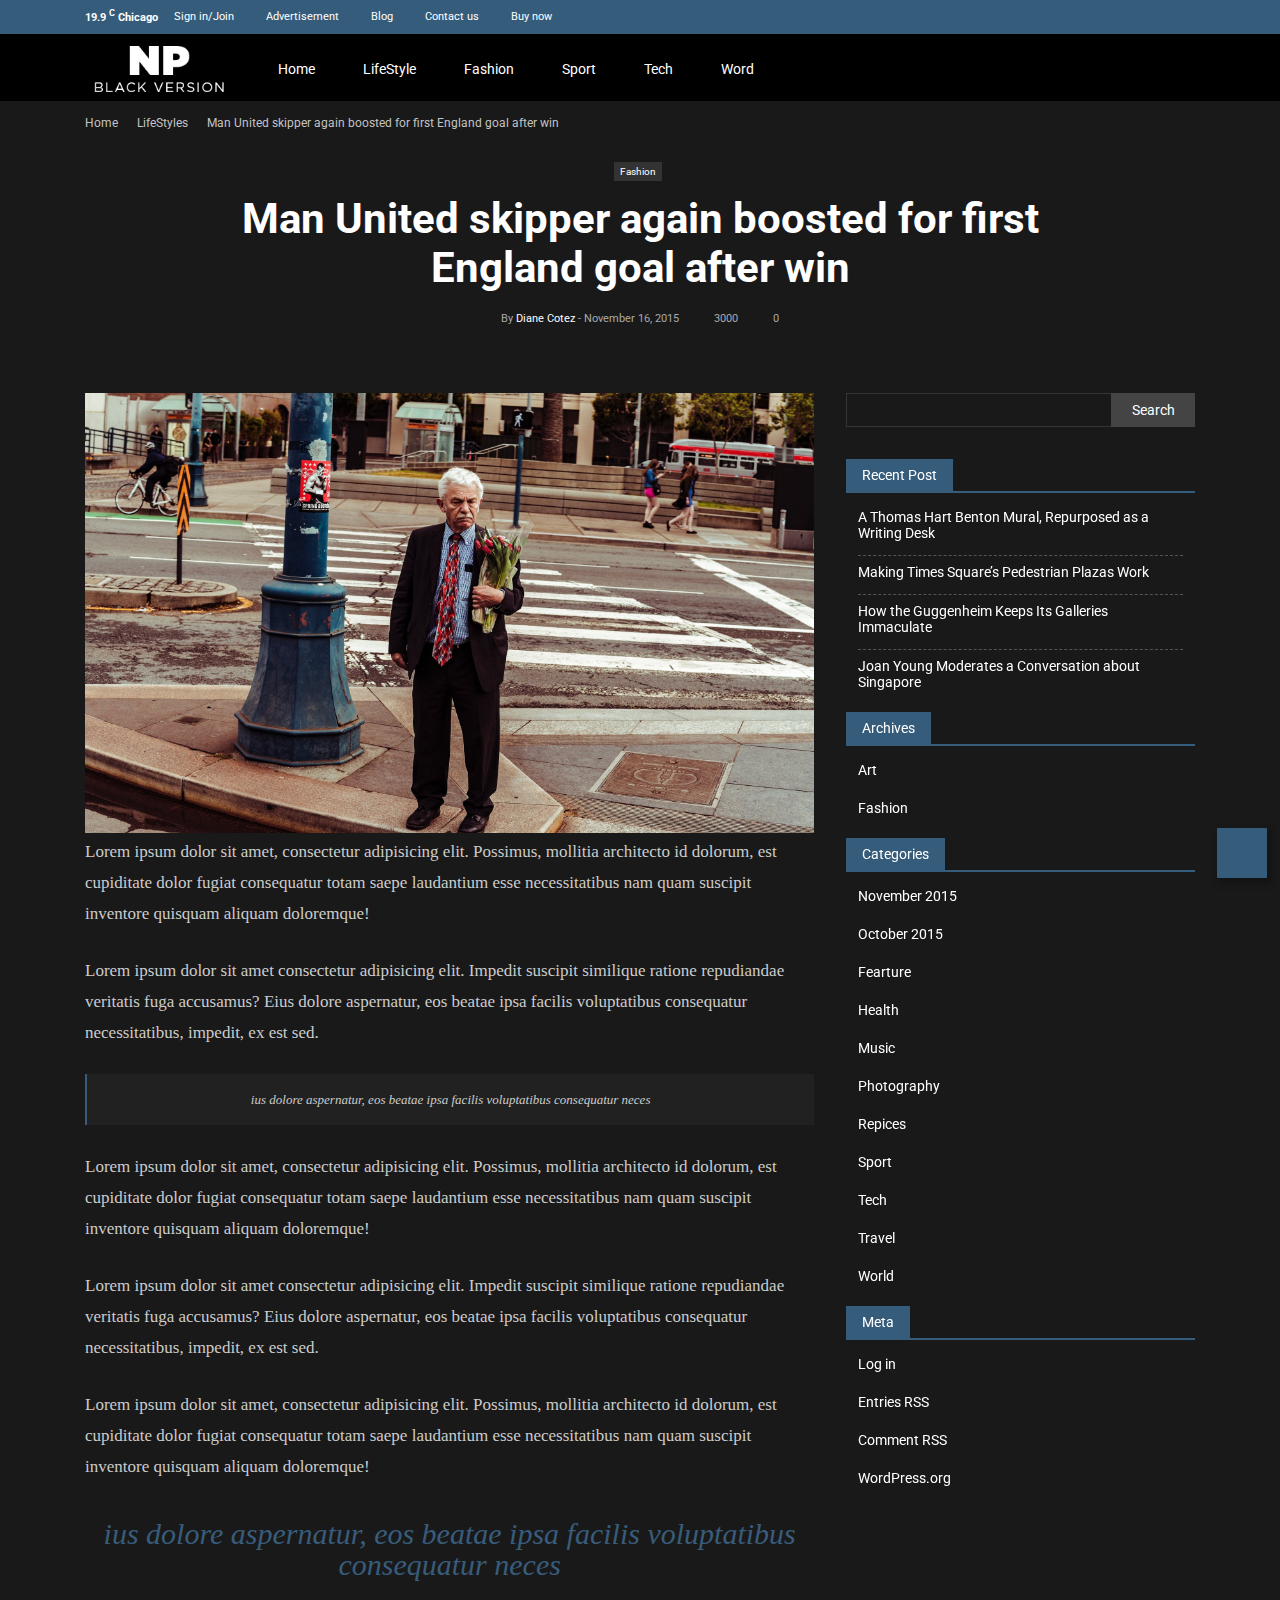
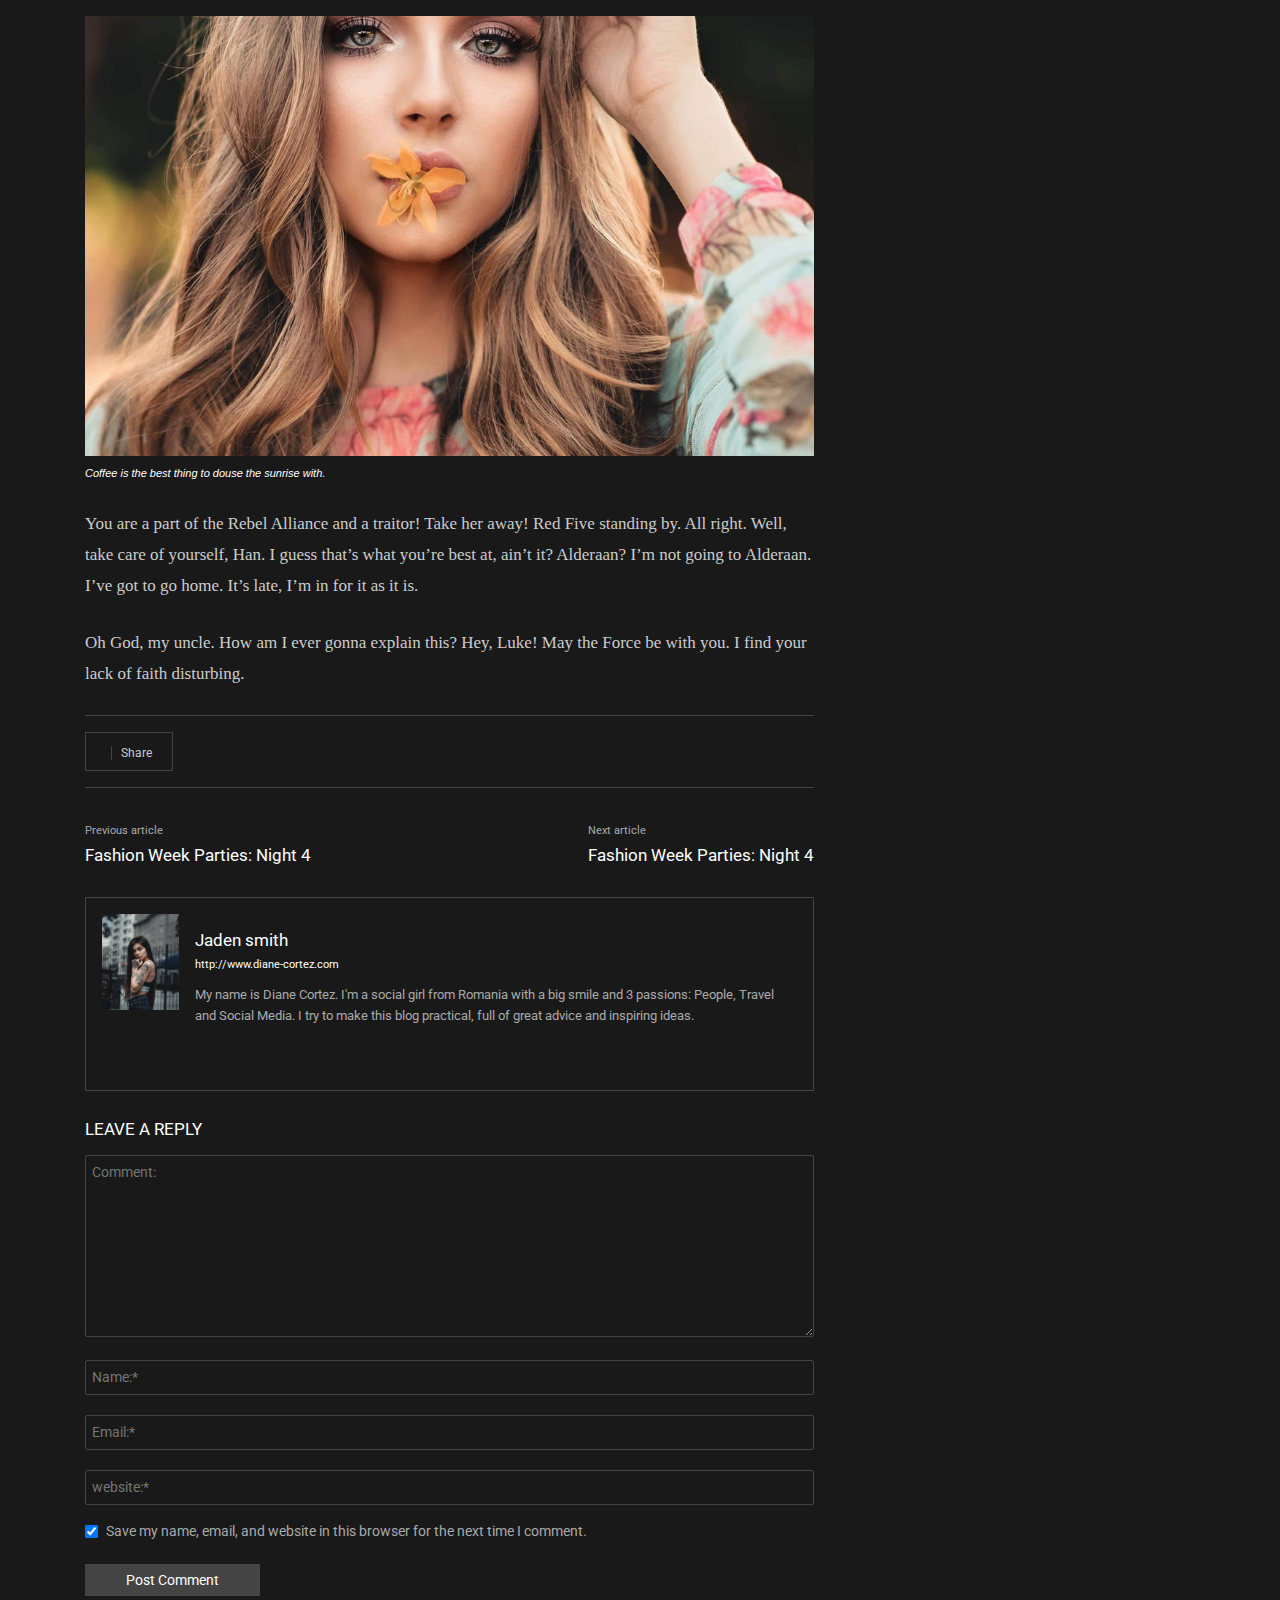
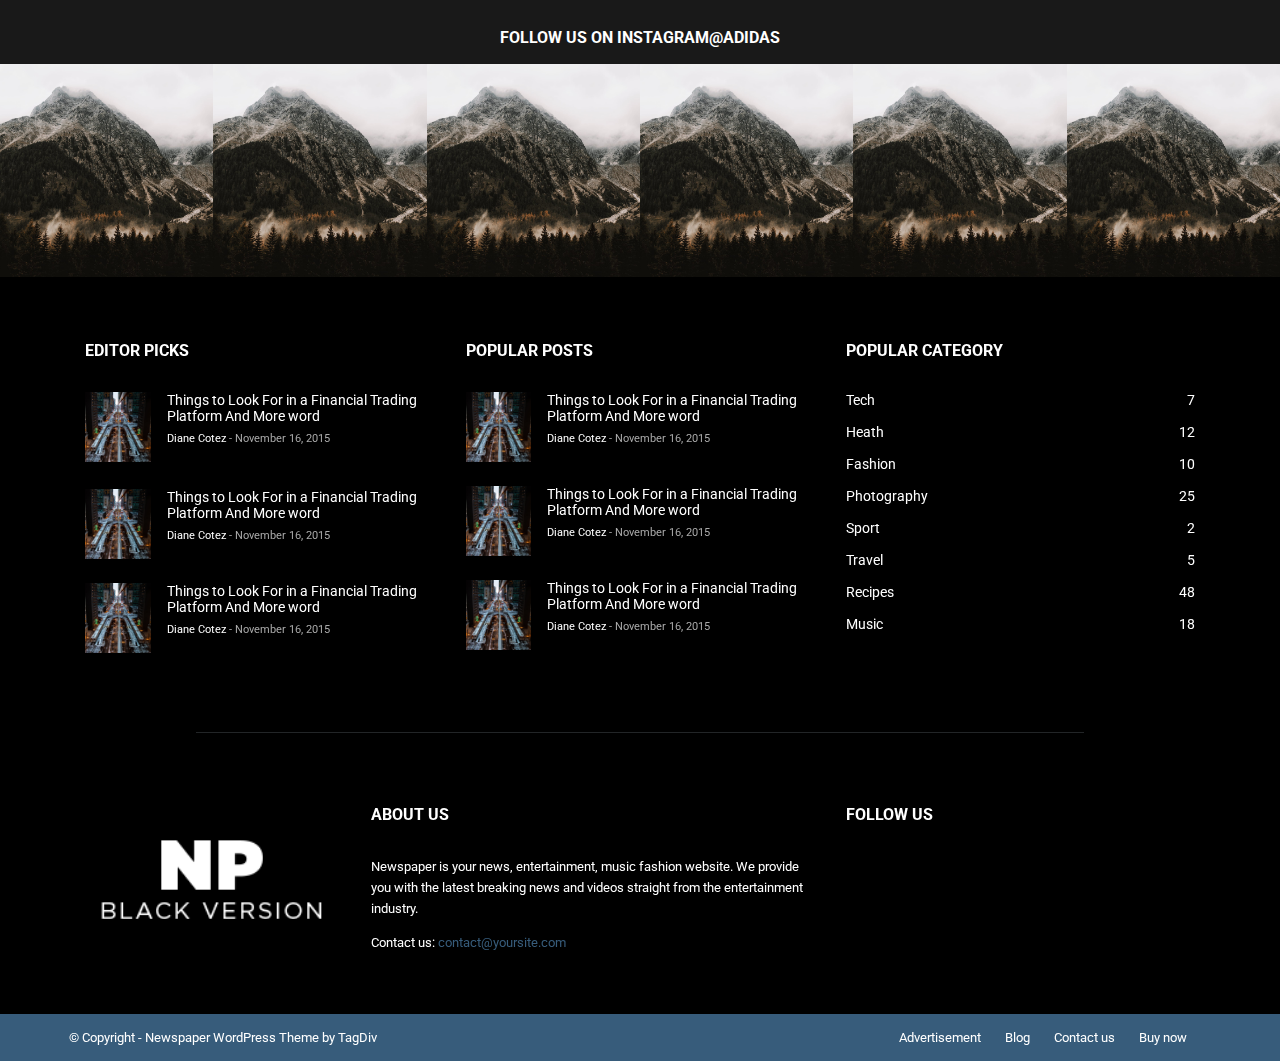
<file: single.html>
<!DOCTYPE html>
<html lang="en">

<head>
    <meta charset="UTF-8">
    <meta name="viewport" content="width=device-width, initial-scale=1.0">
    <meta http-equiv="X-UA-Compatible" content="ie=edge">
    <link REL="SHORTCUT ICON" HREF="assets/images/logo.ico">
    <link rel="stylesheet" href="assets/css/single.css">
    <link rel="stylesheet" href="https://use.fontawesome.com/releases/v5.8.2/css/all.css" integrity="sha384-oS3vJWv+0UjzBfQzYUhtDYW+Pj2yciDJxpsK1OYPAYjqT085Qq/1cq5FLXAZQ7Ay"
        crossorigin="anonymous">
    <link href="https://fonts.googleapis.com/css?family=Roboto&display=swap" rel="stylesheet">
    <link rel="stylesheet" href="assets/css/slick.css">
    <link rel="stylesheet" href="assets/css/slick-theme.css">
    <link rel="stylesheet" href="assets/css/style.css">
    <title>Single page</title>
</head>

<body>
    <header>
        <div class="menu-mb">
            <div id="btn-hamburger">
                <i class="fas fa-bars"></i>
            </div>
            <a href="#"><img src="assets/images/logo.png" alt=""></a>
            <div id="btn-search-mb">
                <i class="fas fa-search"></i>
            </div>
        </div>
        <div id="navbar">
            <div class="top-menu">
                <div class="container">
                    <div class="row">
                        <div class="left-top-menu">
                            <div class="weather">
                                <i class="fas fa-cloud-moon-rain"></i>
                                <span>19.9</span>
                                <sup>C</sup>
                                <span>Chicago</span>
                            </div>
                            <ul>
                                <li>
                                    <a href="#">Sign in/Join</a>
                                </li>
                                <li>
                                    <a href="#">Advertisement</a>
                                </li>
                                <li>
                                    <a href="#">Blog</a>
                                </li>
                                <li>
                                    <a href="#">Contact us</a>
                                </li>
                                <li>
                                    <a href="#">Buy now</a>
                                </li>
                            </ul>
                            <div class="clear"></div>
                        </div>
                        <div class="right-top-menu all-center">
                            <span>
                                <a href="#"><i class="fab fa-google-plus-g"></i></a>
                            </span>
                            <span>
                                <a href="#"><i class="fab fa-soundcloud"></i></a>
                            </span>
                            <span>
                                <a href="#"><i class="fab fa-vimeo-v"></i></a>
                            </span>
                            <span>
                                <a href="#"><i class="fab fa-vk"></i></a>
                            </span>
                            <span>
                                <a href="#"><i class="fab fa-youtube"></i></a>
                            </span>
                            <div id="btn-close">
                                <i class="fas fa-times"></i>
                            </div>
                        </div>
                    </div>
                </div>
            </div>
            <div class="menu-main">
                <div class="container">
                    <div class="row">
                        <!-- <div class="search-form">
                                    <input type="text">
                                    <button>Search</button>
                                </div> -->
                        <div class="left-menu-main">
                            <div class="row">
                                <div class="logo all-center">
                                    <img src="assets/images/logo.png" alt="">
                                </div>
                                <ul class="menu-main-menu all-center">
                                    <li>
                                        <a href="#">Home</a>
                                    </li>
                                    <li>
                                        <a href="archive.html">LifeStyle <i class="fas fa-chevron-down"></i> </a>
                                        <ul class="sub-menu">
                                            <li class="menu-item">
                                                <div class="row">
                                                    <div class="col-2 cat-group">
                                                        <a class="tablinks" onmouseover="openMenuArt(event, 'All')"
                                                            href="#">All</a>
                                                        <a class="tablinks" onmouseover="openMenuArt(event, 'Art')"
                                                            href="#">Art</a>
                                                        <a href="#">Heathy</a>
                                                        <a href="#">Music</a>
                                                        <a href="#">Recipes</a>
                                                        <a href="#">Travel</a>
                                                    </div>
                                                    <div class="col-10 menu-art">
                                                        <div id="All" class="tabcontent" style="display:block;">
                                                            <div class="col-3">
                                                                <article>
                                                                    <a href="#">
                                                                        <div class="thumbnail-menu">
                                                                            <img src="assets/images/menu-art-4.jpg" alt="">
                                                                        </div>
                                                                        <p>A Thomas Hart Benton Mural, Repurposed as a
                                                                            Writing Desk</p>
                                                                    </a>
                                                                </article>
                                                            </div>
                                                            <div class="col-3">
                                                                <article>
                                                                    <a href="#">
                                                                        <div class="thumbnail-menu">
                                                                            <img src="assets/images/menu-art.jpg" alt="">
                                                                        </div>
                                                                        <p>A Thomas Hart Benton Mural, Repurposed as a
                                                                            Writing Desk</p>
                                                                    </a>
                                                                </article>
                                                            </div>
                                                            <div class="col-3">
                                                                <article>
                                                                    <a href="#">
                                                                        <div class="thumbnail-menu">
                                                                            <img src="assets/images/menu-art-2.jpg" alt="">
                                                                        </div>
                                                                        <p>A Thomas Hart Benton Mural, Repurposed as a
                                                                            Writing Desk</p>
                                                                    </a>
                                                                </article>
                                                            </div>
                                                            <div class="col-3">
                                                                <article>
                                                                    <a href="#">
                                                                        <div class="thumbnail-menu">
                                                                            <img src="assets/images/menu-art-3.jpg" alt="">
                                                                        </div>
                                                                        <p>A Thomas Hart Benton Mural, Repurposed as a
                                                                            Writing Desk</p>
                                                                    </a>
                                                                </article>
                                                            </div>
                                                        </div>
                                                        <div id="Art" class="tabcontent">
                                                            <div class="col-3">
                                                                <article>
                                                                    <a href="#">
                                                                        <div class="thumbnail-menu">
                                                                            <img src="assets/images/menu-art.jpg" alt="">
                                                                        </div>
                                                                        <p>A Thomas Hart Benton Mural, Repurposed as a
                                                                            Writing Desk</p>
                                                                    </a>
                                                                </article>
                                                            </div>
                                                            <div class="col-3">
                                                                <article>
                                                                    <a href="#">
                                                                        <div class="thumbnail-menu">
                                                                            <img src="assets/images/menu-art-4.jpg" alt="">
                                                                        </div>
                                                                        <p>A Thomas Hart Benton Mural, Repurposed as a
                                                                            Writing Desk</p>
                                                                    </a>
                                                                </article>
                                                            </div>
                                                            <div class="col-3">
                                                                <article>
                                                                    <a href="#">
                                                                        <div class="thumbnail-menu">
                                                                            <img src="assets/images/menu-art-3.jpg" alt="">
                                                                        </div>
                                                                        <p>A Thomas Hart Benton Mural, Repurposed as a
                                                                            Writing Desk</p>
                                                                    </a>
                                                                </article>
                                                            </div>
                                                            <div class="col-3">
                                                                <article>
                                                                    <a href="#">
                                                                        <div class="thumbnail-menu">
                                                                            <img src="assets/images/menu-art-2.jpg" alt="">
                                                                        </div>
                                                                        <p>A Thomas Hart Benton Mural, Repurposed as a
                                                                            Writing Desk</p>
                                                                    </a>
                                                                </article>
                                                            </div>
                                                        </div>
                                                    </div>
                                                </div>
                                            </li>
                                        </ul>

                                    </li>
                                    <li>
                                        <a href="archive-fashion.html">Fashion <i class="fas fa-chevron-down"></i> </a>
                                    </li>
                                    <li>
                                        <a href="#">Sport <i class="fas fa-chevron-down"></i> </a>
                                    </li>
                                    <li>
                                        <a href="#">Tech <i class="fas fa-chevron-down"></i> </a>
                                    </li>
                                    <li>
                                        <a href="#">Word <i class="fas fa-chevron-down"></i> </a>
                                    </li>
                                </ul>
                            </div>
                        </div>
                        <div class="btn-search">
                            <a href="#" class="btn-toggle all-center">
                                <i class="fas fa-search"></i>
                            </a>
                            <div class="search-form">
                                <input type="text">
                                <button>Search</button>
                            </div>
                        </div>
                    </div>
                </div>
            </div>
        </div>
    </header>
    <main>
        <div class="container">
            <section class="bread-crumb">
                <span>
                    <a href="#">Home</a>
                    <i class="fas fa-angle-right"></i>
                    <span>
                        LifeStyles
                        <i class="fas fa-angle-right"></i>
                        <span>
                            Man United skipper again boosted for first England goal after win
                        </span>
                    </span>
                </span>
            </section>

            <div class="title-single-group">
                <div class="info-group">
                    <span class="btn-cat"><a href="#">Fashion</a></span>
                    <h1>Man United skipper again boosted for first England goal after win</h1>
                    <div class="text-info">
                        <span>By <a href="#">Diane Cotez</a></span>
                        <span> - </span>
                        <span>November 16, 2015</span>
                        <span class="view"><i class="fas fa-eye"></i>3000</span>
                        <span class="comment"><i class="fas fa-comments"></i> 0</span>
                    </div>
                    <p class="icon-fl">
                        <span>
                            <a href="#"><i class="fab fa-facebook-f"></i></a>
                        </span>
                        <span>
                            <a href="#"><i class="fab fa-google-plus-g"></i></a>
                        </span>
                        <span>
                            <a href="#"><i class="fab fa-twitter"></i></a>
                        </span>
                        <span>
                            <a href="#"><i class="fab fa-pinterest-p"></i></a>
                        </span>
                    </p>
                </div>
            </div>
            <div class="row">
                <div class="col-8 col-mb">
                    <section id="content-post">
                        <img class="wrap-img" src="assets//images/article-2.jpg" alt="">
                        <p>Lorem ipsum dolor sit amet, consectetur adipisicing elit. Possimus, mollitia architecto id dolorum, est cupiditate dolor fugiat consequatur totam saepe laudantium esse necessitatibus nam quam suscipit inventore quisquam aliquam doloremque!</p>
                        <p>Lorem ipsum dolor sit amet consectetur adipisicing elit. Impedit suscipit similique ratione repudiandae veritatis fuga accusamus? Eius dolore aspernatur, eos beatae ipsa facilis voluptatibus consequatur necessitatibus, impedit, ex est sed.</p>
                        <blockquote>ius dolore aspernatur, eos beatae ipsa facilis voluptatibus consequatur neces</blockquote>
                        <p>Lorem ipsum dolor sit amet, consectetur adipisicing elit. Possimus, mollitia architecto id dolorum, est cupiditate dolor fugiat consequatur totam saepe laudantium esse necessitatibus nam quam suscipit inventore quisquam aliquam doloremque!</p>
                        <p>Lorem ipsum dolor sit amet consectetur adipisicing elit. Impedit suscipit similique ratione repudiandae veritatis fuga accusamus? Eius dolore aspernatur, eos beatae ipsa facilis voluptatibus consequatur necessitatibus, impedit, ex est sed.</p>
                        <p>Lorem ipsum dolor sit amet, consectetur adipisicing elit. Possimus, mollitia architecto id dolorum, est cupiditate dolor fugiat consequatur totam saepe laudantium esse necessitatibus nam quam suscipit inventore quisquam aliquam doloremque!</p>
                        <blockquote class="classic-bq">ius dolore aspernatur, eos beatae ipsa facilis voluptatibus consequatur neces</blockquote>
                        <figure>
                            <a href="#"><img class="wrap-img" src="assets//images/article-7.jpg" alt=""></a>
                            <figcaption class="fg-caption">Coffee is the best thing to douse the sunrise with.</figcaption>
                        </figure>
                        <p>You are a part of the Rebel Alliance and a traitor! Take her away! Red Five standing by. All right. Well, take care of yourself, Han. I guess that’s what you’re best at, ain’t it? Alderaan? I’m not going to Alderaan. I’ve got to go home. It’s late, I’m in for it as it is.</p>
                        <p>Oh God, my uncle. How am I ever gonna explain this? Hey, Luke! May the Force be with you. I find your lack of faith disturbing.</p>
                    </section>
                    <section class="share-post">
                        <div class="share-label">
                            <i class="fas fa-share-alt"></i>
                            <span>Share</span>
                        </div>
                        <p class="icon-fl">
                            <span>
                                <a href="#"><i class="fab fa-facebook-f"></i></a>
                            </span>
                            <span>
                                <a href="#"><i class="fab fa-google-plus-g"></i></a>
                            </span>
                            <span>
                                <a href="#"><i class="fab fa-twitter"></i></a>
                            </span>
                            <span>
                                <a href="#"><i class="fab fa-pinterest-p"></i></a>
                            </span>
                        </p>
                    </section>
                    <section class="post-next-prev add-space">
                        <div class="post-next">
                            <div class="text-info"><span>Previous article</span></div>
                            <a class="a-hover title-medium" href="#">Fashion Week Parties: Night 4</a>
                        </div>
                        <div class="post-prev">
                            <div class="text-info"><span>Next article</span></div>
                            <a class="a-hover title-medium" href="#">Fashion Week Parties: Night 4</a>
                        </div>
                    </section>
                    <section class="author-box">
                        <div class="art-flex">
                            <img class="wrap-img" src="assets/images/avt.jpg" alt="">
                            <div class="info-group">
                                <a href="#" class="title-medium a-hover">Jaden smith</a>
                                <div class="text-info">
                                    <span><a href="#">http://www.diane-cortez.com</a></span>
                                </div>
                                <p class="text-exerpt">My name is Diane Cortez. I'm a social girl from Romania with a big smile and 3 passions: People, Travel and Social Media. I try to make this blog practical, full of great advice and inspiring ideas.</p>
                                <p>
                                    <span>
                                        <a class="title-medium a-hover" href="#"><i class="fab fa-facebook-f"></i></a>
                                    </span>
                                    <span>
                                        <a class="title-medium a-hover" href="#"><i class="fab fa-google-plus-g"></i></a>
                                    </span>
                                    <span>
                                        <a class="title-medium a-hover" href="#"><i class="fab fa-twitter"></i></a>
                                    </span>
                                    <span>
                                        <a class="title-medium a-hover" href="#"><i class="fab fa-pinterest-p"></i></a>
                                    </span>
                                    <span>
                                        <a class="title-medium a-hover" href="#"><i class="fab fa-vimeo-v"></i></a>
                                    </span>
                                    <span>
                                        <a class="title-medium a-hover" href="#"><i class="fab fa-youtube"></i></a>
                                    </span>
                                    <span>
                                </p>
                            </div>
                        </div>
                    </section>
                    <div id="comment-box">
                        <form>
                            <p class="title-medium">LEAVE A REPLY</p>
                            <textarea name="" id="" cols="45" rows="8" placeholder="Comment:"></textarea>
                            <input type="text" placeholder="Name:*">
                            <input type="text" placeholder="Email:*">
                            <input type="text" placeholder="website:*">
                            <label>
                                <input type="checkbox" checked="checked">
                                <span> Save my name, email, and website in this browser for the next time I comment.</span>
                            </label>
                            <button>Post Comment</button>
                        </form>
                    </div>
                </div>
                <div id="aside" class="col-4 col-mb">
                    <div class="add-tick">
                        <div class="search-form">
                            <input type="text">
                            <button>Search</button>
                        </div>
                        <div class="title-group">
                            <span>Recent Post</span>
                        </div>
                        <ul class="rc-post">
                            <li><a class="title-small a-hover" href="#">A Thomas Hart Benton Mural, Repurposed as a
                                    Writing Desk</a></li>
                            <li><a class="title-small a-hover" href="#">Making Times Square’s Pedestrian Plazas
                                    Work</a></li>
                            <li><a class="title-small a-hover" href="#">How the Guggenheim Keeps Its Galleries
                                    Immaculate</a></li>
                            <li><a class="title-small a-hover" href="#">Joan Young Moderates a Conversation about
                                    Singapore</a></li>
                        </ul>
                        <div class="title-group">
                            <span>Archives</span>
                        </div>
                        <ul class="rc-post rm-bd">
                            <li><a class="title-small a-hover" href="#">Art</a></li>
                            <li><a class="title-small a-hover" href="#">Fashion</a></li>
                        </ul>
                        <div class="title-group">
                            <span>Categories</span>
                        </div>
                        <ul class="rc-post rm-bd">
                            <li><a class="title-small a-hover" href="#">November 2015</a></li>
                            <li><a class="title-small a-hover" href="#">October 2015</a></li>
                            <li><a class="title-small a-hover" href="#">Fearture</a></li>
                            <li><a class="title-small a-hover" href="#">Health</a></li>
                            <li><a class="title-small a-hover" href="#">Music</a></li>
                            <li><a class="title-small a-hover" href="#">Photography</a></li>
                            <li><a class="title-small a-hover" href="#">Repices</a></li>
                            <li><a class="title-small a-hover" href="#">Sport</a></li>
                            <li><a class="title-small a-hover" href="#">Tech</a></li>
                            <li><a class="title-small a-hover" href="#">Travel</a></li>
                            <li><a class="title-small a-hover" href="#">World</a></li>
                        </ul>
                        <div class="title-group">
                            <span>Meta</span>
                        </div>
                        <ul class="rc-post rm-bd">
                            <li><a class="title-small a-hover" href="#">Log in</a></li>
                            <li><a class="title-small a-hover" href="#">Entries RSS</a></li>
                            <li><a class="title-small a-hover" href="#">Comment RSS</a></li>
                            <li><a class="title-small a-hover" href="#">WordPress.org</a></li>
                        </ul>
                    </div>
                </div>
            </div>
        </div>
        <section id="fl-us">
            <h3 class="all-center">FOLLOW US ON INSTAGRAM <span>@ADIDAS</span></h3>
            <div class="row">
                <div class="col-2">
                        <div class="form-inner">
                            <a href="#">
                                <div class="wrap-img">
                                </div>
                        </div>
                </div>
                <div class="col-2">
                        <div class="form-inner">
                            <a href="#">
                                <div class="wrap-img">
                                </div>
                        </div>
                </div>
                <div class="col-2">
                        <div class="form-inner">
                            <a href="#">
                                <div class="wrap-img">
                                </div>
                        </div>
                </div>
                <div class="col-2">
                        <div class="form-inner">
                            <a href="#">
                                <div class="wrap-img">
                                </div>
                        </div>
                </div>
                <div class="col-2">
                        <div class="form-inner">
                            <a href="#">
                                <div class="wrap-img">
                                </div>
                        </div>
                </div>
                <div class="col-2">
                        <div class="form-inner">
                            <a href="#">
                                <div class="wrap-img">
                                </div>
                        </div>
                </div>
            </div>
        </section>
    </main>
    <footer>
        <div class="container">
            <div class="row footer-row-1">
                <div class="col-4 col-mb">
                    <h3>EDITOR PICKS</h3>
                    <article class="art-flex">
                        <img class="wrap-img" src="assets/images/menu-art-3.jpg" alt="">
                        <div class="info-group">
                            <a href="#" class="title-small a-hover">Things to Look For in a
                                Financial Trading Platform And More word </a>
                            <div class="text-info">
                                <span><a href="#">Diane Cotez</a></span>
                                <span>-</span>
                                <span>November 16, 2015</span>
                            </div>
                        </div>
                    </article>
                    <article class="art-flex">
                        <img class="wrap-img" src="assets/images/menu-art-3.jpg" alt="">
                        <div class="info-group">
                            <a href="#" class="title-small a-hover">Things to Look For in a
                                Financial Trading Platform And More word </a>
                            <div class="text-info">
                                <span><a href="#">Diane Cotez</a></span>
                                <span>-</span>
                                <span>November 16, 2015</span>
                            </div>
                        </div>
                    </article>
                    <article class="art-flex">
                        <img class="wrap-img" src="assets/images/menu-art-3.jpg" alt="">
                        <div class="info-group">
                            <a href="#" class="title-small a-hover">Things to Look For in a
                                Financial Trading Platform And More word </a>
                            <div class="text-info">
                                <span><a href="#">Diane Cotez</a></span>
                                <span>-</span>
                                <span>November 16, 2015</span>
                            </div>
                        </div>
                    </article>
                </div>
                <div class="col-4 col-mb">
                    <h3>POPULAR POSTS</h3>
                    <article class="art-flex">
                        <img class="wrap-img" src="assets/images/menu-art-3.jpg" alt="">
                        <div class="info-group">
                            <a href="#" class="title-small a-hover">Things to Look For in a
                                Financial Trading Platform And More word </a>
                            <div class="text-info">
                                <span><a href="#">Diane Cotez</a></span>
                                <span>-</span>
                                <span>November 16, 2015</span>
                            </div>
                        </div>
                    </article>
                    <article class="art-flex">
                        <img class="wrap-img" src="assets/images/menu-art-3.jpg" alt="">
                        <div class="info-group">
                            <a href="#" class="title-small a-hover">Things to Look For in a
                                Financial Trading Platform And More word </a>
                            <div class="text-info">
                                <span><a href="#">Diane Cotez</a></span>
                                <span>-</span>
                                <span>November 16, 2015</span>
                            </div>
                        </div>
                    </article>
                    <article class="art-flex">
                        <img class="wrap-img" src="assets/images/menu-art-3.jpg" alt="">
                        <div class="info-group">
                            <a href="#" class="title-small a-hover">Things to Look For in a
                                Financial Trading Platform And More word </a>
                            <div class="text-info">
                                <span><a href="#">Diane Cotez</a></span>
                                <span>-</span>
                                <span>November 16, 2015</span>
                            </div>
                        </div>
                    </article>
                </div>
                <div class="col-4 ft-cat col-mb">
                    <h3>POPULAR CATEGORY</h3>
                    <ul>
                        <li>
                            <a class="a-hover" href="#">
                                <span>Tech</span>
                                <span>7</span>
                            </a>
                        </li>
                        <li>
                            <a class="a-hover" href="#">
                                <span>Heath</span>
                                <span>12</span>
                            </a>
                        </li>
                        <li>
                            <a class="a-hover" href="#">
                                <span>Fashion</span>
                                <span>10</span>
                            </a>
                        </li>
                        <li>
                            <a class="a-hover" href="#">
                                <span>Photography</span>
                                <span>25</span>
                            </a>
                        </li>
                        <li>
                            <a class="a-hover" href="#">
                                <span>Sport</span>
                                <span>2</span>
                            </a>
                        </li>
                        <li>
                            <a class="a-hover" href="#">
                                <span>Travel</span>
                                <span>5</span>
                            </a>
                        </li>
                        <li>
                            <a class="a-hover" href="#">
                                <span>Recipes</span>
                                <span>48</span>
                            </a>
                        </li>
                        <li>
                            <a class="a-hover" href="#">
                                <span>Music</span>
                                <span>18</span>
                            </a>
                        </li>
                    </ul>
                </div>
            </div>
            <hr width="80%">
            <div class="row footer-row-2">
                <div class="col-3 col-mb all-center">
                    <img src="assets/images/logo.png" alt="">
                </div>
                <div class="col-5 col-mb">
                    <h3>ABOUT US</h3>
                    <p class="text-exerpt">Newspaper is your news, entertainment, music fashion website. We provide you
                        with the latest breaking news and videos straight from the entertainment industry.</p>
                    <p class="text-exerpt">
                        <span>Contact us: </span>
                        <span> <a href="mailto: abc@gmail.com" style="color:#375c7b;">contact@yoursite.com</a></span>
                    </p>
                </div>
                <div class="col-4 col-mb">
                    <h3>FOLLOW US</h3>
                    <p class="icon-fl">
                        <span>
                            <a href="#"><i class="fab fa-google-plus-g"></i></a>
                        </span>
                        <span>
                            <a href="#"><i class="fab fa-soundcloud"></i></a>
                        </span>
                        <span>
                            <a href="#"><i class="fab fa-vimeo-v"></i></a>
                        </span>
                        <span>
                            <a href="#"><i class="fab fa-vk"></i></a>
                        </span>
                        <span>
                            <a href="#"><i class="fab fa-youtube"></i></a>
                        </span>
                    </p>
                </div>
            </div>
        </div>
        <div class="footer-row-3 text-exerpt">
            <div class="container">
                <div class="row add-space">
                    <p>© Copyright - Newspaper WordPress Theme by TagDiv</p>
                    <div class="contact all-center">
                        <a href="#">Advertisement</a>
                        <a href="#">Blog</a>
                        <a href="#">Contact us</a>
                        <a href="#">Buy now</a>
                    </div>
                </div>
            </div>
        </div>
        <div id="top" class="scrollTop all-center" style="display: flex;"><i class="fas fa-angle-up"></i></div>
    </footer>
    <script src="https://code.jquery.com/jquery-1.11.0.min.js" integrity="sha256-spTpc4lvj4dOkKjrGokIrHkJgNA0xMS98Pw9N7ir9oI="
        crossorigin="anonymous"></script>
    <script type="text/javascript" src="assets/js/slick.min.js"></script>
    <script type="text/javascript" src="assets/js/style.js"></script>
</body>

</html>
</file>
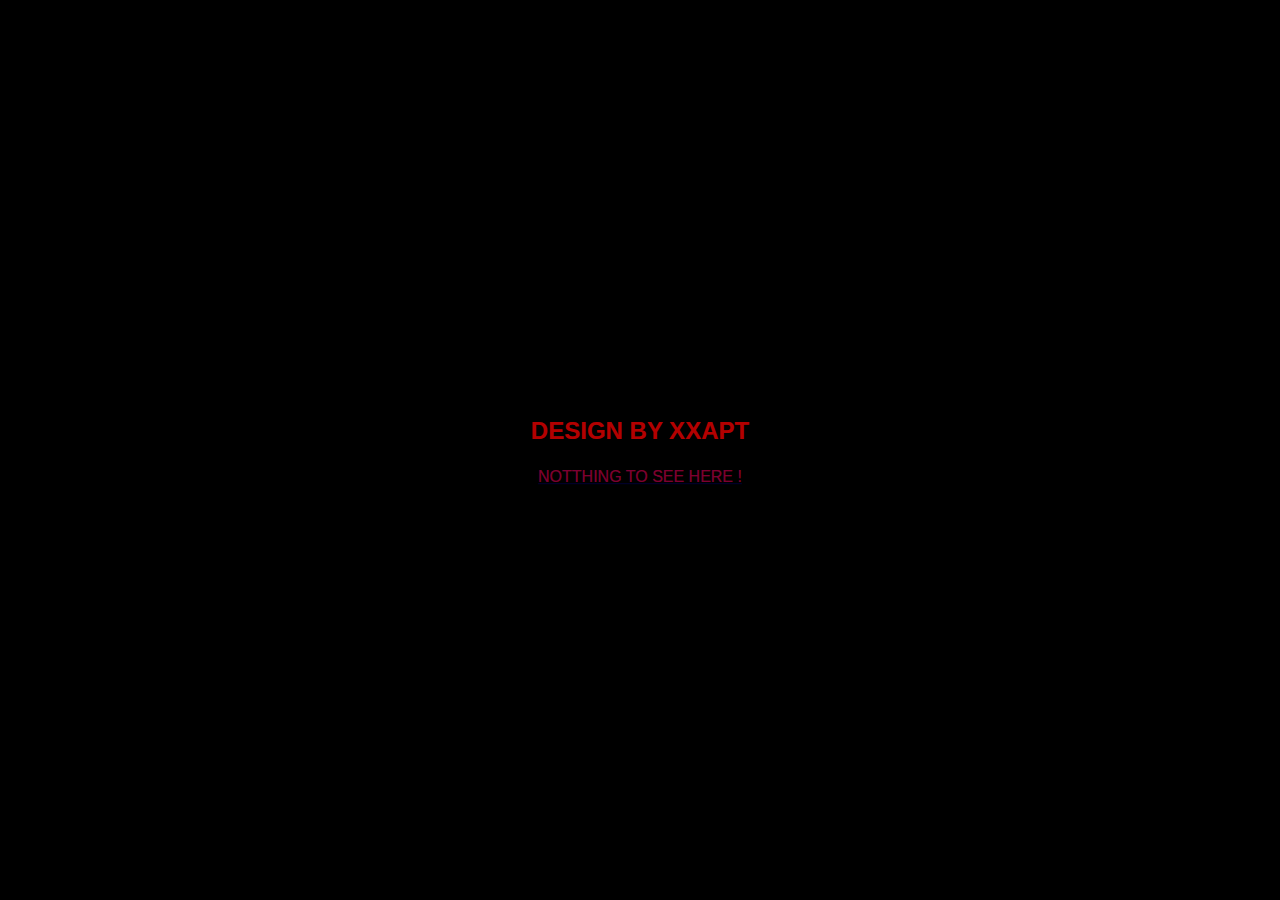
<file: welcome.html>
<!DOCTYPE html>
<html lang="en">

<head>
    <meta charset="UTF-8">
    <meta name="viewport" content="width=device-width, initial-scale=1.0">
    <meta http-equiv="X-UA-Compatible" content="ie=edge">
    <title>Document</title>
</head>
<style>
    * {
        padding: 0;
        margin: 0;
        font-family: sans-serif;
    }

    body {
        /* background: url('assets/images/test-bg-04.png'); */
        background: #000;
        background-size: cover;
    }

    .container {
        text-align: center;
        position: absolute;
        top: 50%;
        left: 50%;
        transform: translate(-50%, -50%);
        width: 100%;
    }

    .container span {
        text-transform: uppercase;
        display: block;
    }

    .text1 {
        color: #f344f7;
        font-size: 60px;
        font-weight: 700px;
        letter-spacing: 8px;
        margin-bottom: 20px;
        position: relative;
        animation: text 3s 1;
    }

    .text2 {
        font-size: 30px;
        color: #f344f7;
        animation: text2 4s ease-in-out;
    }
    @keyframes text2 {
        0% {
            opacity: 0;
        }
        95% {
            opacity: 0.3;
        }
        100%{
            opacity: 1;
        }
    }
    @keyframes text {
        0% {
            color: #2d3436;
            margin-bottom: -40px;
        }

        30% {
            letter-spacing: 25px;
            margin-bottom: -40px;
        }

        85% {
            letter-spacing: 8px;
            margin-bottom: -40px;
        }
    }

    .text3 {
        position: relative;
        margin-top: 20px !important;
        animation: myAnimation 5s ease infinite;
        -moz-animation: myAnimation 5s ease infinite;
        -webkit-animation: myAnimation 5s ease infinite;
        -o-animation: myAnimation 3s ease infinite;
    }

    @keyframes myAnimation {
        from {
            -webkit-transform: rotate(0deg);
        }

        to {
            -webkit-transform: rotate(359deg);
        }
    }

    h2 {
        position: relative;
        text-align: center;
        line-height: 1.4em;
    }
    p{
        margin-top: 20px;
    }
    .main-text {
        position: relative;
        display: inline-block;
        opacity: .7;
        color: rgb(255, 0, 0); 
    }

    .back-text {
        position: absolute;
        width: 100%;
        left: 0;
        top: 0;
        opacity: .3;
        display: inline-block;
    }

    .skew {
        animation: skew 0.95s infinite alternate;
    }

    .glitch {
        animation: glitch 0.8s infinite alternate;
    }

    @keyframes skew {
        0% {
            transform: skew(0deg);
        }

        20% {
            transform: skew(0deg);
        }

        24% {
            transform: skew(-7deg);
        }

        28% {
            transform: skew(0deg);
        }

        70% {
            transform: skew(0deg);
        }

        74% {
            transform: skew(10deg);
        }

        78% {
            transform: skew(0deg);
        }

        100% {
            transform: skew(0deg);
        }
    }

    @keyframes glitch {
        0% {
            transform: translate3d(0, 0, 0);
            opacity: 1;
        }

        20% {
            transform: translate3d(0, 0, 0);
            opacity: 0.3;
        }

        24% {
            transform: translate3d(5px, 4px, 0);
            opacity: 1;
        }

        28% {
            transform: translate3d(0, 0, 0);
        }

        60% {
            transform: translate3d(0, 0, 0);
        }

        64% {
            transform: translate3d(-4px, -3px, 0);
        }

        68% {
            transform: translate3d(0, 0, 0);
        }

        70% {
            opacity: 1;
            transform: translate3d(0, 0, 0);
        }

        74% {
            opacity: 0.3;
            transform: translate3d(10px, -6px, 0);
        }

        78% {
            opacity: 1;
            transform: translate3d(0, 0, 0);
        }

        100% {
            transform: translate3d(0, 0, 0);
        }
    }
</style>

<body>
    <div class="container">
        <!-- <span class="text1">Welcome to</span>
        <span class="text2">ASTROWORLD</span>
        <span class="" style="margin:0 auto;">
            <img width="10%" src="assets/images/avt-me.png" alt="">
        </span> -->
        <h2>
            <span class="main-text skew"> design by xxapt
                <span class="back-text glitch">design by xxapt</span>
            </span>
        </h2>
        <p>
            <span class="main-text skew"> Notthing to see here !
                <a href="index.html" class="back-text glitch"> Notthing to see here !</a>
            </span>
        </p>
    </div>
    
</body>

</html>
</file>
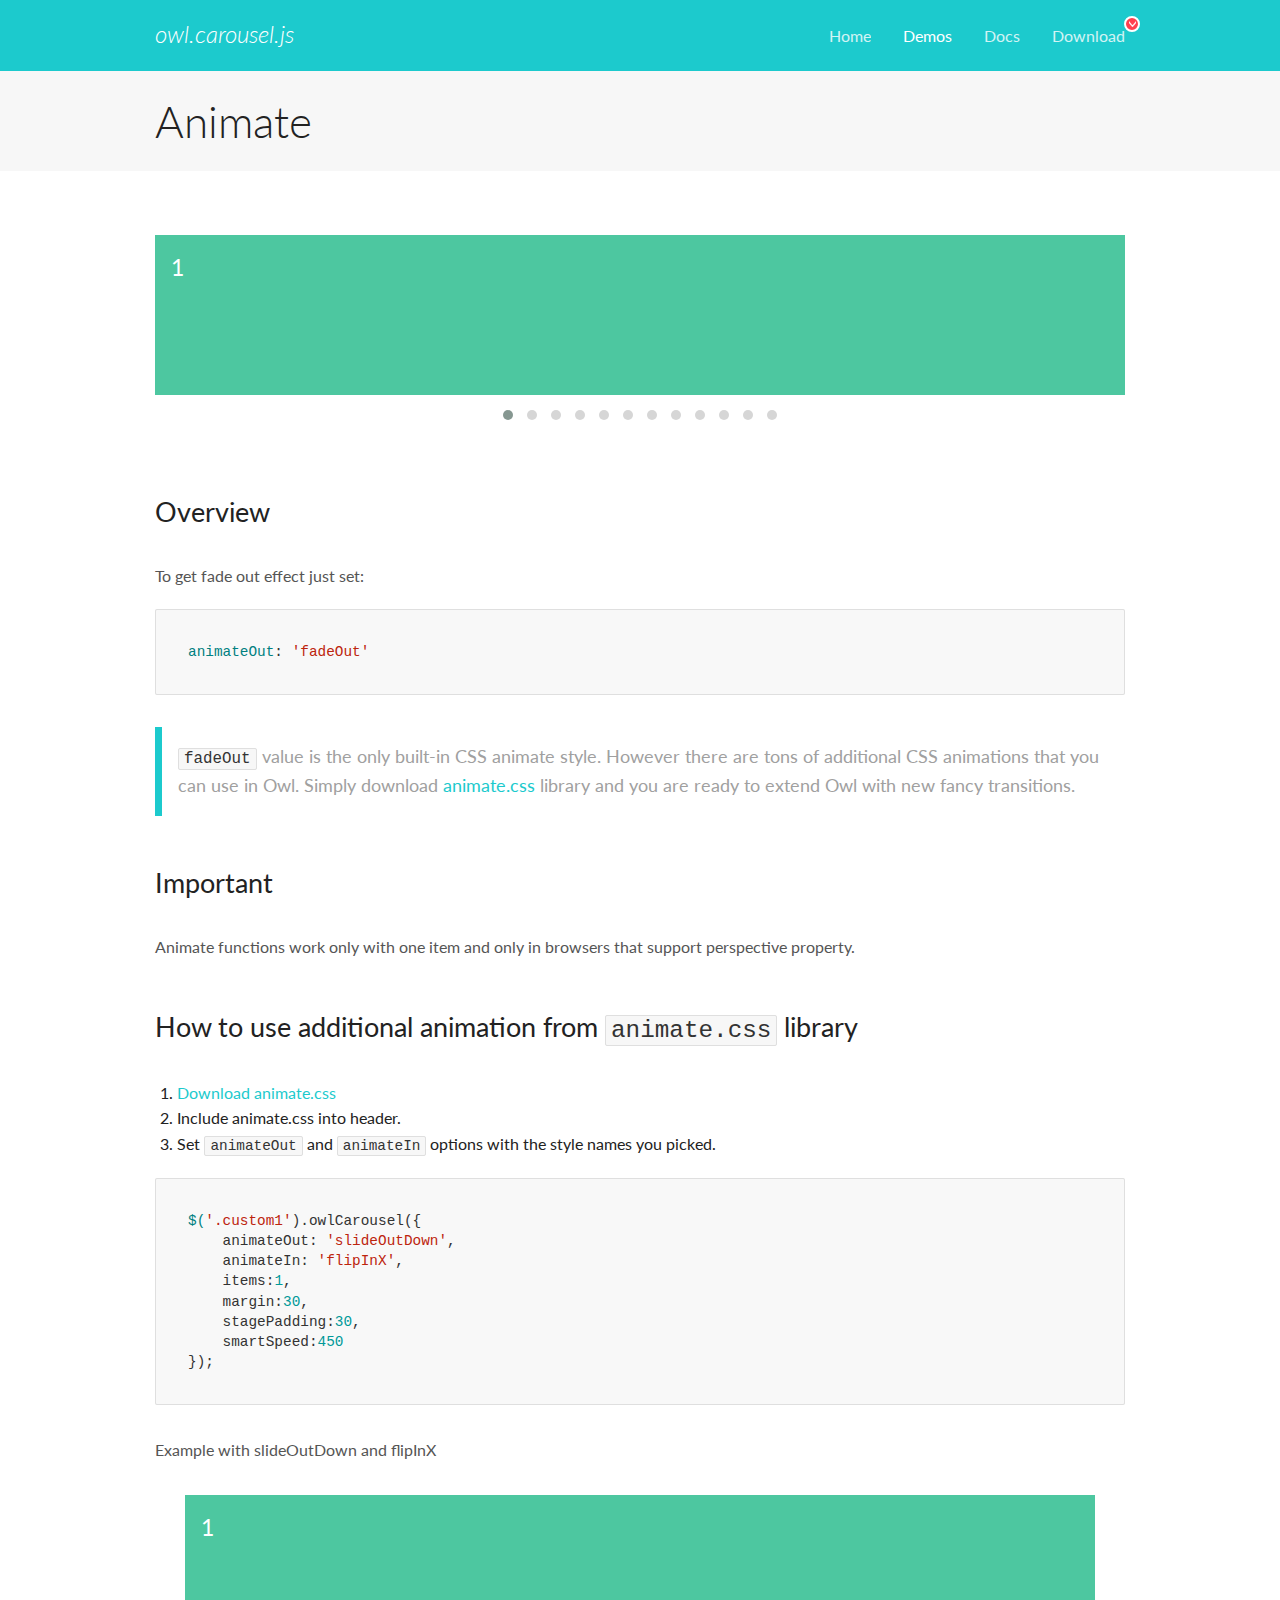
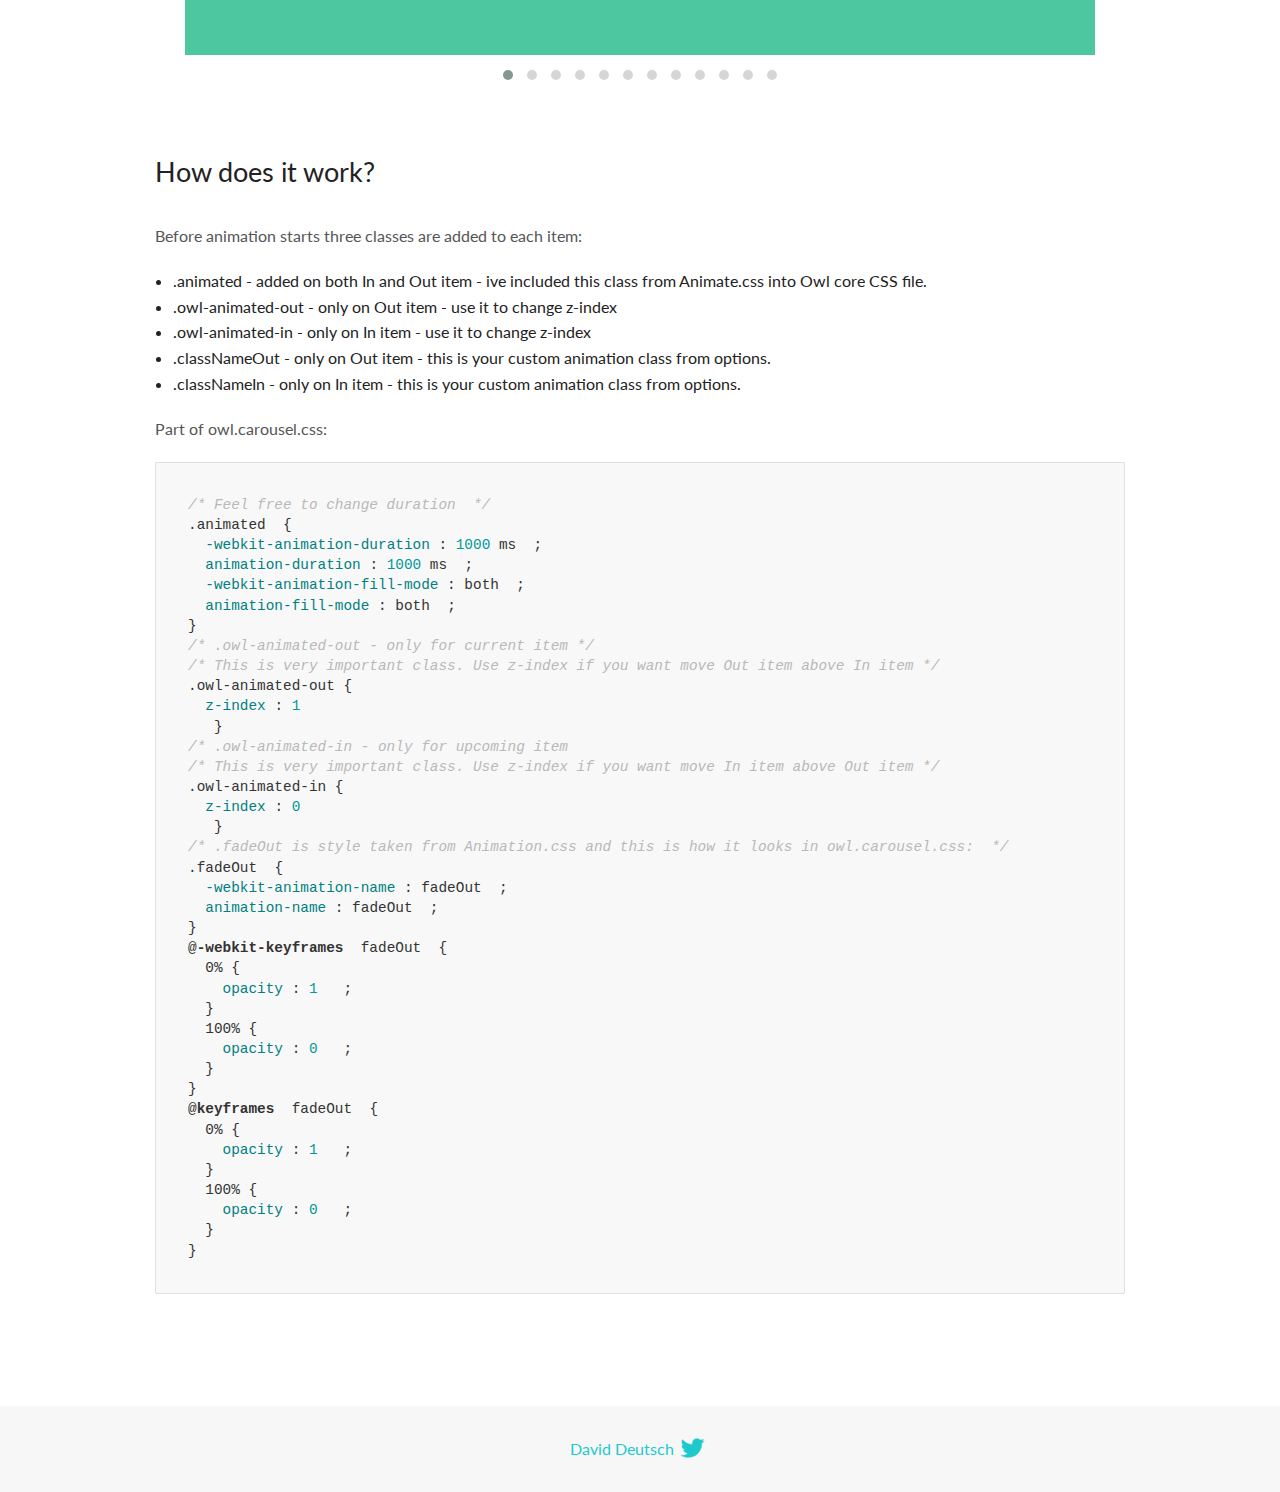
<file: assets/plugin/OwlCarousel2-2.3.4/docs/demos/animate.html>
<!DOCTYPE html>
<html lang="en">
  <head>

    <!-- head -->
    <meta charset="utf-8">
    <meta name="msapplication-tap-highlight" content="no" />
    <meta name="viewport" content="width=device-width, initial-scale=1.0" />
    <meta name="description" content="Animate carousel">
    <meta name="author" content="David Deutsch">
    <title>
      Animate Demo | Owl Carousel | 2.3.4
    </title>

    <!-- Stylesheets -->
    <link href='https://fonts.googleapis.com/css?family=Lato:300,400,700,400italic,300italic' rel='stylesheet' type='text/css'>
    <link rel="stylesheet" href="../assets/css/docs.theme.min.css">

    <!-- Owl Stylesheets -->
    <link rel="stylesheet" href="../assets/owlcarousel/assets/owl.carousel.min.css">
    <link rel="stylesheet" href="../assets/owlcarousel/assets/owl.theme.default.min.css">

    <!-- HTML5 shim and Respond.js IE8 support of HTML5 elements and media queries -->

    <!--[if lt IE 9]>
      <script src="https://oss.maxcdn.com/libs/html5shiv/3.7.0/html5shiv.js"></script>
      <script src="https://oss.maxcdn.com/libs/respond.js/1.3.0/respond.min.js"></script>
    <![endif]-->

    <!-- Favicons -->
    <link rel="apple-touch-icon-precomposed" sizes="144x144" href="../assets/ico/apple-touch-icon-144-precomposed.png">
    <link rel="shortcut icon" href="../assets/ico/favicon.png">
    <link rel="shortcut icon" href="favicon.ico">

    <!-- Yeah i know js should not be in header. Its required for demos.-->

    <!-- javascript -->
    <script src="../assets/vendors/jquery.min.js"></script>
    <script src="../assets/owlcarousel/owl.carousel.js"></script>
  </head>
  <body>

    <!-- header -->
    <header class="header">
      <div class="row">
        <div class="large-12 columns">
          <div class="brand left">
            <h3>
              <a href="/OwlCarousel2/">owl.carousel.js</a> 
            </h3>
          </div>
          <a id="toggle-nav" class="right">
            <span></span> <span></span> <span></span> 
          </a> 
          <div class="nav-bar">
            <ul class="clearfix">
              <li> <a href="/OwlCarousel2/index.html">Home</a>  </li>
              <li class="active">
                <a href="/OwlCarousel2/demos/demos.html">Demos</a> 
              </li>
              <li> <a href="/OwlCarousel2/docs/started-welcome.html">Docs</a>  </li>
              <li>
                <a href="https://github.com/OwlCarousel2/OwlCarousel2/archive/2.3.4.zip">Download</a> 
                <span class="download"></span> 
              </li>
            </ul>
          </div>
        </div>
      </div>
    </header>

    <!-- title -->
    <section class="title">
      <div class="row">
        <div class="large-12 columns">
          <h1>Animate</h1>
        </div>
      </div>
    </section>

    <!--  Demos -->
    <section id="demos">
      <div class="row">
        <div class="large-12 columns">
          <div class="fadeOut owl-carousel owl-theme">
            <div class="item">
              <h4>1</h4>
            </div>
            <div class="item">
              <h4>2</h4>
            </div>
            <div class="item">
              <h4>3</h4>
            </div>
            <div class="item">
              <h4>4</h4>
            </div>
            <div class="item">
              <h4>5</h4>
            </div>
            <div class="item">
              <h4>6</h4>
            </div>
            <div class="item">
              <h4>7</h4>
            </div>
            <div class="item">
              <h4>8</h4>
            </div>
            <div class="item">
              <h4>9</h4>
            </div>
            <div class="item">
              <h4>10</h4>
            </div>
            <div class="item">
              <h4>11</h4>
            </div>
            <div class="item">
              <h4>12</h4>
            </div>
          </div>
          <h3 id="overview">Overview</h3>
          <p>To get fade out effect just set:</p>
          <pre><code>animateOut: &#39;fadeOut&#39;</code></pre>
          <blockquote>
            <p><code>fadeOut</code> value is the only built-in CSS animate style. However there are tons of additional CSS animations that you can use in Owl. Simply download
              <a href="https://daneden.github.io/animate.css/">animate.css</a>  library and you are ready to extend Owl with new fancy transitions.</p>
          </blockquote>
          <h3 id="important">Important</h3>
          <p>Animate functions work only with one item and only in browsers that support perspective property.</p>
          <h3 id="how-to-use-additional-animation-from-animate-css-library">How to use additional animation from <code>animate.css</code> library</h3>
          <ol>
            <li> <a href="https://daneden.github.io/animate.css/">Download animate.css</a>  </li>
            <li>Include animate.css into header.</li>
            <li>Set <code>animateOut</code> and <code>animateIn</code> options with the style names you picked.</li>
          </ol>
          <pre><code>$(&#39;.custom1&#39;).owlCarousel({
    animateOut: &#39;slideOutDown&#39;,
    animateIn: &#39;flipInX&#39;,
    items:1,
    margin:30,
    stagePadding:30,
    smartSpeed:450
});</code></pre>
          <p>Example with slideOutDown and flipInX</p>
          <div class="custom1 owl-carousel owl-theme">
            <div class="item">
              <h4>1</h4>
            </div>
            <div class="item">
              <h4>2</h4>
            </div>
            <div class="item">
              <h4>3</h4>
            </div>
            <div class="item">
              <h4>4</h4>
            </div>
            <div class="item">
              <h4>5</h4>
            </div>
            <div class="item">
              <h4>6</h4>
            </div>
            <div class="item">
              <h4>7</h4>
            </div>
            <div class="item">
              <h4>8</h4>
            </div>
            <div class="item">
              <h4>9</h4>
            </div>
            <div class="item">
              <h4>10</h4>
            </div>
            <div class="item">
              <h4>11</h4>
            </div>
            <div class="item">
              <h4>12</h4>
            </div>
          </div>
          <h3 id="how-does-it-work-">How does it work?</h3>
          <p>Before animation starts three classes are added to each item:</p>
          <ul>
            <li>.animated - added on both In and Out item - ive included this class from Animate.css into Owl core CSS file.</li>
            <li>.owl-animated-out - only on Out item - use it to change z-index</li>
            <li>.owl-animated-in - only on In item - use it to change z-index</li>
            <li>.classNameOut - only on Out item - this is your custom animation class from options.</li>
            <li>.classNameIn - only on In item - this is your custom animation class from options.</li>
          </ul>
          <p>Part of owl.carousel.css:</p>
          <pre><code class="language-css"><span class="comment">/* Feel free to change duration  */</span> 
<span class="class">.animated</span>  <span class="rules">{
  <span class="rule"><span class="attribute">-webkit-animation-duration</span> :<span class="value"> <span class="number">1000</span> ms</span> </span> ;
  <span class="rule"><span class="attribute">animation-duration</span> :<span class="value"> <span class="number">1000</span> ms</span> </span> ;
  <span class="rule"><span class="attribute">-webkit-animation-fill-mode</span> :<span class="value"> both</span> </span> ;
  <span class="rule"><span class="attribute">animation-fill-mode</span> :<span class="value"> both</span> </span> ;
<span class="rule">}</span> </span> 
<span class="comment">/* .owl-animated-out - only for current item */</span> 
<span class="comment">/* This is very important class. Use z-index if you want move Out item above In item */</span> 
<span class="class">.owl-animated-out</span> <span class="rules">{
  <span class="rule"><span class="attribute">z-index</span> :<span class="value"> <span class="number">1</span> 
</span> </span> </span> }
<span class="comment">/* .owl-animated-in - only for upcoming item
/* This is very important class. Use z-index if you want move In item above Out item */</span> 
<span class="class">.owl-animated-in</span> <span class="rules">{
  <span class="rule"><span class="attribute">z-index</span> :<span class="value"> <span class="number">0</span> 
</span> </span> </span> }
<span class="comment">/* .fadeOut is style taken from Animation.css and this is how it looks in owl.carousel.css:  */</span> 
<span class="class">.fadeOut</span>  <span class="rules">{
  <span class="rule"><span class="attribute">-webkit-animation-name</span> :<span class="value"> fadeOut</span> </span> ;
  <span class="rule"><span class="attribute">animation-name</span> :<span class="value"> fadeOut</span> </span> ;
<span class="rule">}</span> </span> 
<span class="at_rule">@<span class="keyword">-webkit-keyframes</span>  fadeOut </span> {
  0% <span class="rules">{
    <span class="rule"><span class="attribute">opacity</span> :<span class="value"> <span class="number">1</span> </span> </span> ;
  <span class="rule">}</span> </span> 
  100% <span class="rules">{
    <span class="rule"><span class="attribute">opacity</span> :<span class="value"> <span class="number">0</span> </span> </span> ;
  <span class="rule">}</span> </span> 
}
<span class="at_rule">@<span class="keyword">keyframes</span>  fadeOut </span> {
  0% <span class="rules">{
    <span class="rule"><span class="attribute">opacity</span> :<span class="value"> <span class="number">1</span> </span> </span> ;
  <span class="rule">}</span> </span> 
  100% <span class="rules">{
    <span class="rule"><span class="attribute">opacity</span> :<span class="value"> <span class="number">0</span> </span> </span> ;
  <span class="rule">}</span> </span> 
}</code></pre>
          <link rel="stylesheet" href="../assets/css/animate.css">
          <script>
            jQuery(document).ready(function($) {
              $('.fadeOut').owlCarousel({
                items: 1,
                animateOut: 'fadeOut',
                loop: true,
                margin: 10,
              });
              $('.custom1').owlCarousel({
                animateOut: 'slideOutDown',
                animateIn: 'flipInX',
                items: 1,
                margin: 30,
                stagePadding: 30,
                smartSpeed: 450
              });
            });
          </script>
        </div>
      </div>
    </section>

    <!-- footer -->
    <footer class="footer">
      <div class="row">
        <div class="large-12 columns">
          <h5>
            <a href="/OwlCarousel2/docs/support-contact.html">David Deutsch</a> 
            <a id="custom-tweet-button" href="https://twitter.com/share?url=https://github.com/OwlCarousel2/OwlCarousel2&text=Owl Carousel - This is so awesome! " target="_blank"></a> 
          </h5>
        </div>
      </div>
    </footer>

    <!-- vendors -->
    <script src="../assets/vendors/highlight.js"></script>
    <script src="../assets/js/app.js"></script>
  </body>
</html>
</file>
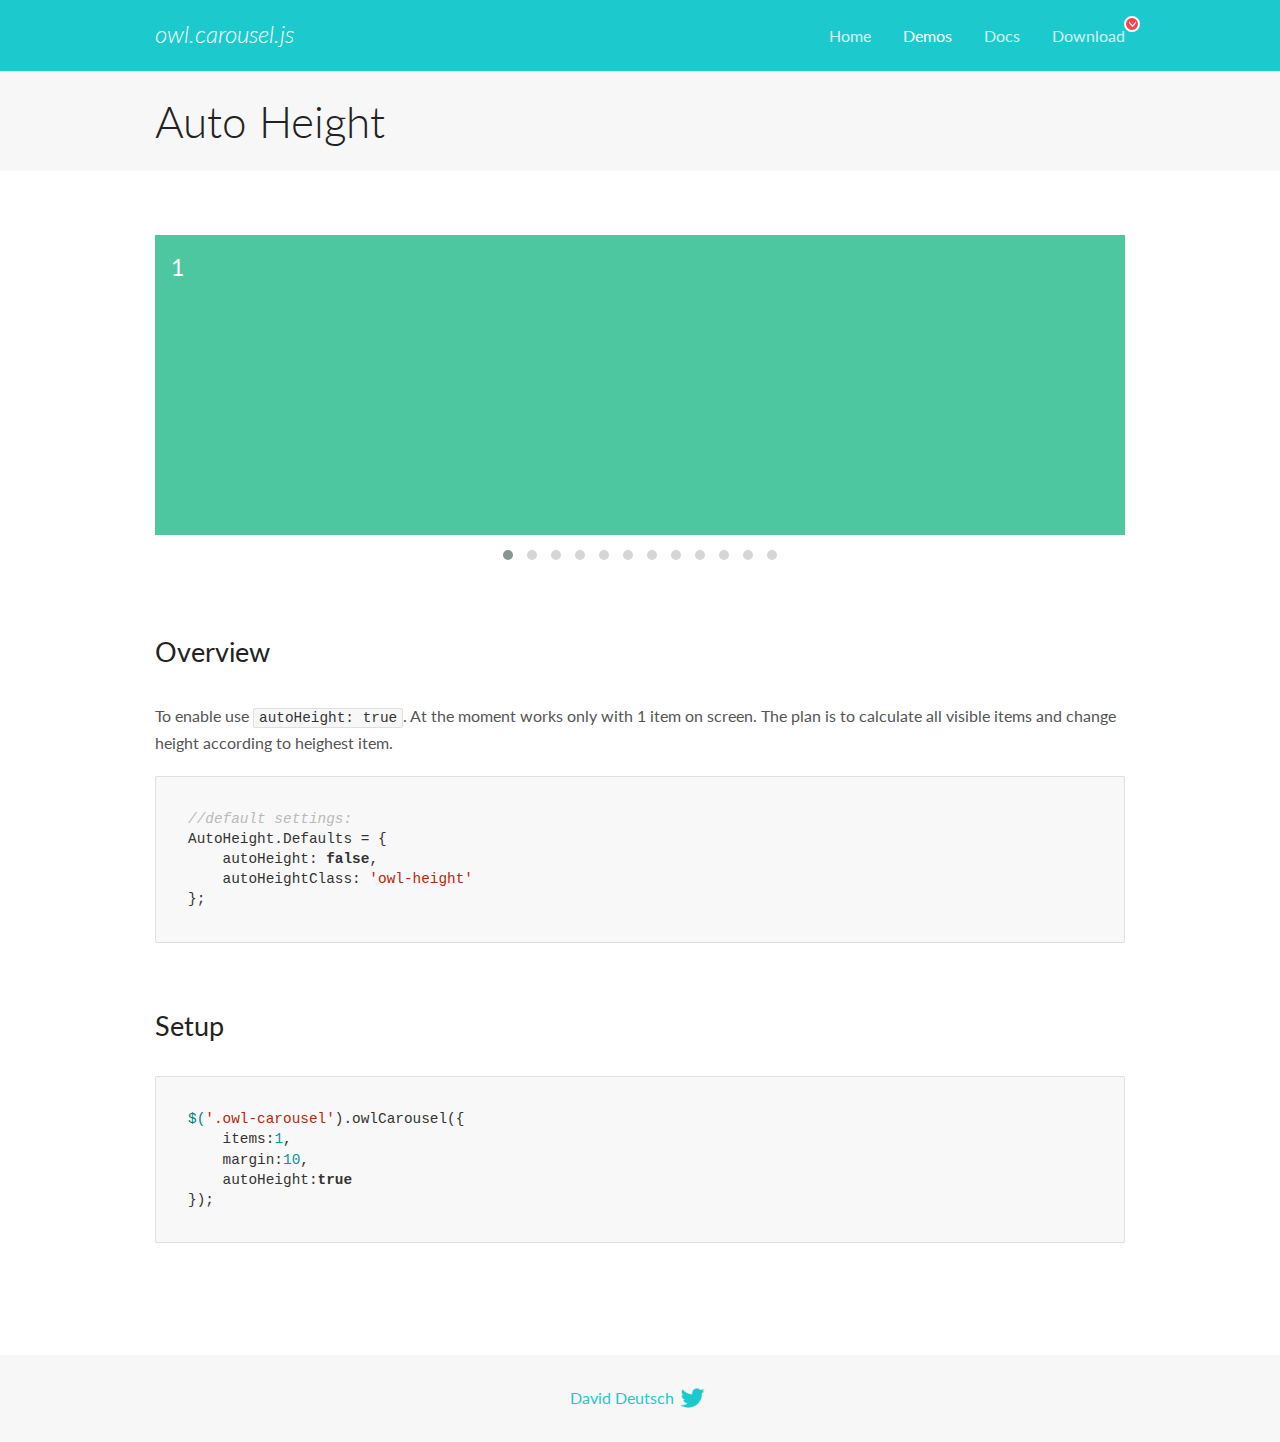
<file: assets/plugin/OwlCarousel2-2.3.4/docs/demos/autoheight.html>
<!DOCTYPE html>
<html lang="en">
  <head>

    <!-- head -->
    <meta charset="utf-8">
    <meta name="msapplication-tap-highlight" content="no" />
    <meta name="viewport" content="width=device-width, initial-scale=1.0" />
    <meta name="description" content="autoHeight usage demo">
    <meta name="author" content="David Deutsch">
    <title>
      Auto Height Demo | Owl Carousel | 2.3.4
    </title>

    <!-- Stylesheets -->
    <link href='https://fonts.googleapis.com/css?family=Lato:300,400,700,400italic,300italic' rel='stylesheet' type='text/css'>
    <link rel="stylesheet" href="../assets/css/docs.theme.min.css">

    <!-- Owl Stylesheets -->
    <link rel="stylesheet" href="../assets/owlcarousel/assets/owl.carousel.min.css">
    <link rel="stylesheet" href="../assets/owlcarousel/assets/owl.theme.default.min.css">

    <!-- HTML5 shim and Respond.js IE8 support of HTML5 elements and media queries -->

    <!--[if lt IE 9]>
      <script src="https://oss.maxcdn.com/libs/html5shiv/3.7.0/html5shiv.js"></script>
      <script src="https://oss.maxcdn.com/libs/respond.js/1.3.0/respond.min.js"></script>
    <![endif]-->

    <!-- Favicons -->
    <link rel="apple-touch-icon-precomposed" sizes="144x144" href="../assets/ico/apple-touch-icon-144-precomposed.png">
    <link rel="shortcut icon" href="../assets/ico/favicon.png">
    <link rel="shortcut icon" href="favicon.ico">

    <!-- Yeah i know js should not be in header. Its required for demos.-->

    <!-- javascript -->
    <script src="../assets/vendors/jquery.min.js"></script>
    <script src="../assets/owlcarousel/owl.carousel.js"></script>
  </head>
  <body>

    <!-- header -->
    <header class="header">
      <div class="row">
        <div class="large-12 columns">
          <div class="brand left">
            <h3>
              <a href="/OwlCarousel2/">owl.carousel.js</a> 
            </h3>
          </div>
          <a id="toggle-nav" class="right">
            <span></span> <span></span> <span></span> 
          </a> 
          <div class="nav-bar">
            <ul class="clearfix">
              <li> <a href="/OwlCarousel2/index.html">Home</a>  </li>
              <li class="active">
                <a href="/OwlCarousel2/demos/demos.html">Demos</a> 
              </li>
              <li> <a href="/OwlCarousel2/docs/started-welcome.html">Docs</a>  </li>
              <li>
                <a href="https://github.com/OwlCarousel2/OwlCarousel2/archive/2.3.4.zip">Download</a> 
                <span class="download"></span> 
              </li>
            </ul>
          </div>
        </div>
      </div>
    </header>

    <!-- title -->
    <section class="title">
      <div class="row">
        <div class="large-12 columns">
          <h1>Auto Height</h1>
        </div>
      </div>
    </section>

    <!--  Demos -->
    <section id="demos">
      <div class="row">
        <div class="large-12 columns">
          <div class="owl-carousel owl-theme">
            <div class="item" style="height:300px">
              <h4>1</h4>
            </div>
            <div class="item" style="height:100px">
              <h4>2</h4>
            </div>
            <div class="item" style="height:500px">
              <h4>3</h4>
            </div>
            <div class="item" style="height:250px">
              <h4>4</h4>
            </div>
            <div class="item" style="height:400px">
              <h4>5</h4>
            </div>
            <div class="item" style="height:500px">
              <h4>6</h4>
            </div>
            <div class="item" style="height:600px">
              <h4>7</h4>
            </div>
            <div class="item" style="height:400px">
              <h4>8</h4>
            </div>
            <div class="item" style="height:300px">
              <h4>9</h4>
            </div>
            <div class="item" style="height:350px">
              <h4>10</h4>
            </div>
            <div class="item" style="height:200px">
              <h4>11</h4>
            </div>
            <div class="item" style="height:150px">
              <h4>12</h4>
            </div>
          </div>
          <h3 id="overview">Overview</h3>
          <p>To enable use <code>autoHeight: true</code>. At the moment works only with 1 item on screen. The plan is to calculate all visible items and change height according to heighest item.</p>
          <pre><code>//default settings:
AutoHeight.Defaults = {
    autoHeight: false,
    autoHeightClass: &#39;owl-height&#39;
};</code></pre>
          <h3 id="setup">Setup</h3>
          <pre><code>$(&#39;.owl-carousel&#39;).owlCarousel({
    items:1,
    margin:10,
    autoHeight:true
});</code></pre>
          <script>
            $(document).ready(function() {
              $('.owl-carousel').owlCarousel({
                items: 1,
                margin: 10,
                autoHeight: true
              });
            })
          </script>
        </div>
      </div>
    </section>

    <!-- footer -->
    <footer class="footer">
      <div class="row">
        <div class="large-12 columns">
          <h5>
            <a href="/OwlCarousel2/docs/support-contact.html">David Deutsch</a> 
            <a id="custom-tweet-button" href="https://twitter.com/share?url=https://github.com/OwlCarousel2/OwlCarousel2&text=Owl Carousel - This is so awesome! " target="_blank"></a> 
          </h5>
        </div>
      </div>
    </footer>

    <!-- vendors -->
    <script src="../assets/vendors/highlight.js"></script>
    <script src="../assets/js/app.js"></script>
  </body>
</html>
</file>
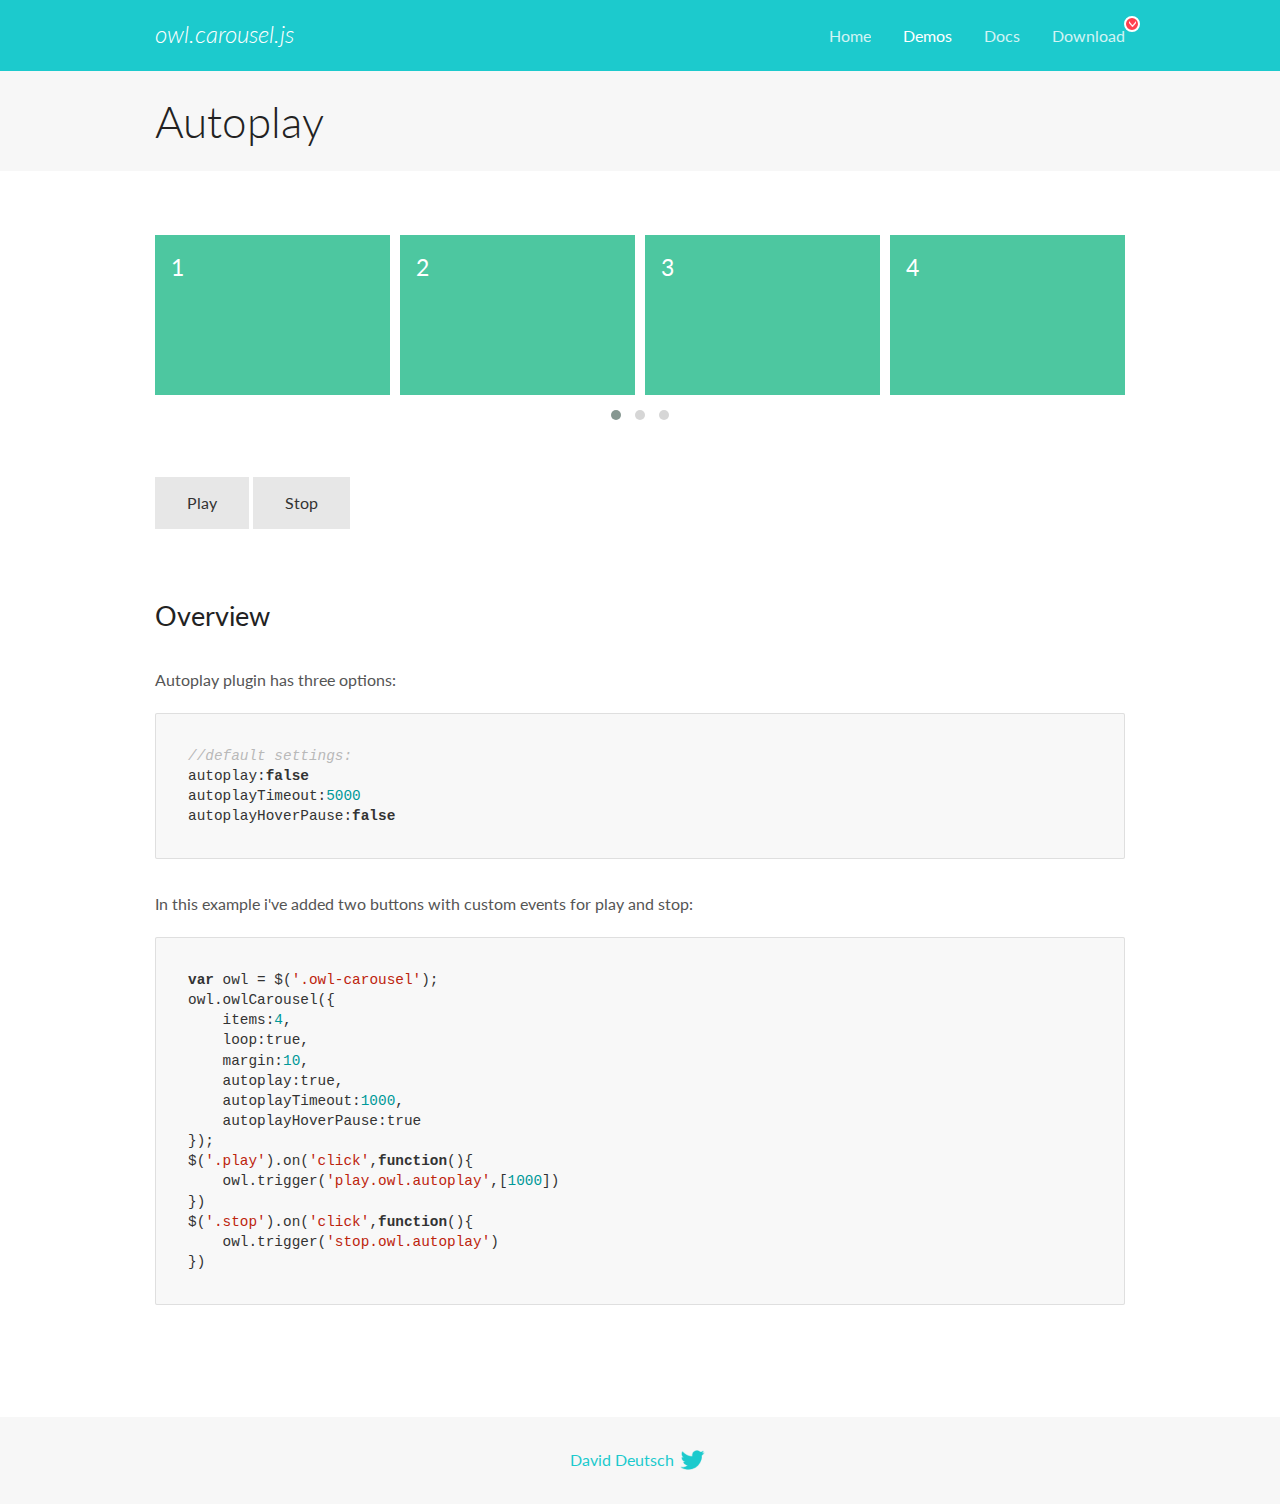
<file: assets/plugin/OwlCarousel2-2.3.4/docs/demos/autoplay.html>
<!DOCTYPE html>
<html lang="en">
  <head>

    <!-- head -->
    <meta charset="utf-8">
    <meta name="msapplication-tap-highlight" content="no" />
    <meta name="viewport" content="width=device-width, initial-scale=1.0" />
    <meta name="description" content="Autoplay usage demo">
    <meta name="author" content="David Deutsch">
    <title>
      Autoplay Demo | Owl Carousel | 2.3.4
    </title>

    <!-- Stylesheets -->
    <link href='https://fonts.googleapis.com/css?family=Lato:300,400,700,400italic,300italic' rel='stylesheet' type='text/css'>
    <link rel="stylesheet" href="../assets/css/docs.theme.min.css">

    <!-- Owl Stylesheets -->
    <link rel="stylesheet" href="../assets/owlcarousel/assets/owl.carousel.min.css">
    <link rel="stylesheet" href="../assets/owlcarousel/assets/owl.theme.default.min.css">

    <!-- HTML5 shim and Respond.js IE8 support of HTML5 elements and media queries -->

    <!--[if lt IE 9]>
      <script src="https://oss.maxcdn.com/libs/html5shiv/3.7.0/html5shiv.js"></script>
      <script src="https://oss.maxcdn.com/libs/respond.js/1.3.0/respond.min.js"></script>
    <![endif]-->

    <!-- Favicons -->
    <link rel="apple-touch-icon-precomposed" sizes="144x144" href="../assets/ico/apple-touch-icon-144-precomposed.png">
    <link rel="shortcut icon" href="../assets/ico/favicon.png">
    <link rel="shortcut icon" href="favicon.ico">

    <!-- Yeah i know js should not be in header. Its required for demos.-->

    <!-- javascript -->
    <script src="../assets/vendors/jquery.min.js"></script>
    <script src="../assets/owlcarousel/owl.carousel.js"></script>
  </head>
  <body>

    <!-- header -->
    <header class="header">
      <div class="row">
        <div class="large-12 columns">
          <div class="brand left">
            <h3>
              <a href="/OwlCarousel2/">owl.carousel.js</a> 
            </h3>
          </div>
          <a id="toggle-nav" class="right">
            <span></span> <span></span> <span></span> 
          </a> 
          <div class="nav-bar">
            <ul class="clearfix">
              <li> <a href="/OwlCarousel2/index.html">Home</a>  </li>
              <li class="active">
                <a href="/OwlCarousel2/demos/demos.html">Demos</a> 
              </li>
              <li> <a href="/OwlCarousel2/docs/started-welcome.html">Docs</a>  </li>
              <li>
                <a href="https://github.com/OwlCarousel2/OwlCarousel2/archive/2.3.4.zip">Download</a> 
                <span class="download"></span> 
              </li>
            </ul>
          </div>
        </div>
      </div>
    </header>

    <!-- title -->
    <section class="title">
      <div class="row">
        <div class="large-12 columns">
          <h1>Autoplay</h1>
        </div>
      </div>
    </section>

    <!--  Demos -->
    <section id="demos">
      <div class="row">
        <div class="large-12 columns">
          <div class="owl-carousel owl-theme">
            <div class="item">
              <h4>1</h4>
            </div>
            <div class="item">
              <h4>2</h4>
            </div>
            <div class="item">
              <h4>3</h4>
            </div>
            <div class="item">
              <h4>4</h4>
            </div>
            <div class="item">
              <h4>5</h4>
            </div>
            <div class="item">
              <h4>6</h4>
            </div>
            <div class="item">
              <h4>7</h4>
            </div>
            <div class="item">
              <h4>8</h4>
            </div>
            <div class="item">
              <h4>9</h4>
            </div>
            <div class="item">
              <h4>10</h4>
            </div>
            <div class="item">
              <h4>11</h4>
            </div>
            <div class="item">
              <h4>12</h4>
            </div>
          </div>
          <a class="button secondary play">Play</a> 
          <a class="button secondary stop">Stop</a> 
          <h3 id="overview">Overview</h3>
          <p>Autoplay plugin has three options:</p>
          <pre><code>//default settings:
autoplay:false
autoplayTimeout:5000
autoplayHoverPause:false</code></pre>
          <p>In this example i&#39;ve added two buttons with custom events for play and stop:</p>
          <pre><code>var owl = $(&#39;.owl-carousel&#39;);
owl.owlCarousel({
    items:4,
    loop:true,
    margin:10,
    autoplay:true,
    autoplayTimeout:1000,
    autoplayHoverPause:true
});
$(&#39;.play&#39;).on(&#39;click&#39;,function(){
    owl.trigger(&#39;play.owl.autoplay&#39;,[1000])
})
$(&#39;.stop&#39;).on(&#39;click&#39;,function(){
    owl.trigger(&#39;stop.owl.autoplay&#39;)
})</code></pre>
          <script>
            $(document).ready(function() {
              var owl = $('.owl-carousel');
              owl.owlCarousel({
                items: 4,
                loop: true,
                margin: 10,
                autoplay: true,
                autoplayTimeout: 1000,
                autoplayHoverPause: true
              });
              $('.play').on('click', function() {
                owl.trigger('play.owl.autoplay', [1000])
              })
              $('.stop').on('click', function() {
                owl.trigger('stop.owl.autoplay')
              })
            })
          </script>
        </div>
      </div>
    </section>

    <!-- footer -->
    <footer class="footer">
      <div class="row">
        <div class="large-12 columns">
          <h5>
            <a href="/OwlCarousel2/docs/support-contact.html">David Deutsch</a> 
            <a id="custom-tweet-button" href="https://twitter.com/share?url=https://github.com/OwlCarousel2/OwlCarousel2&text=Owl Carousel - This is so awesome! " target="_blank"></a> 
          </h5>
        </div>
      </div>
    </footer>

    <!-- vendors -->
    <script src="../assets/vendors/highlight.js"></script>
    <script src="../assets/js/app.js"></script>
  </body>
</html>
</file>
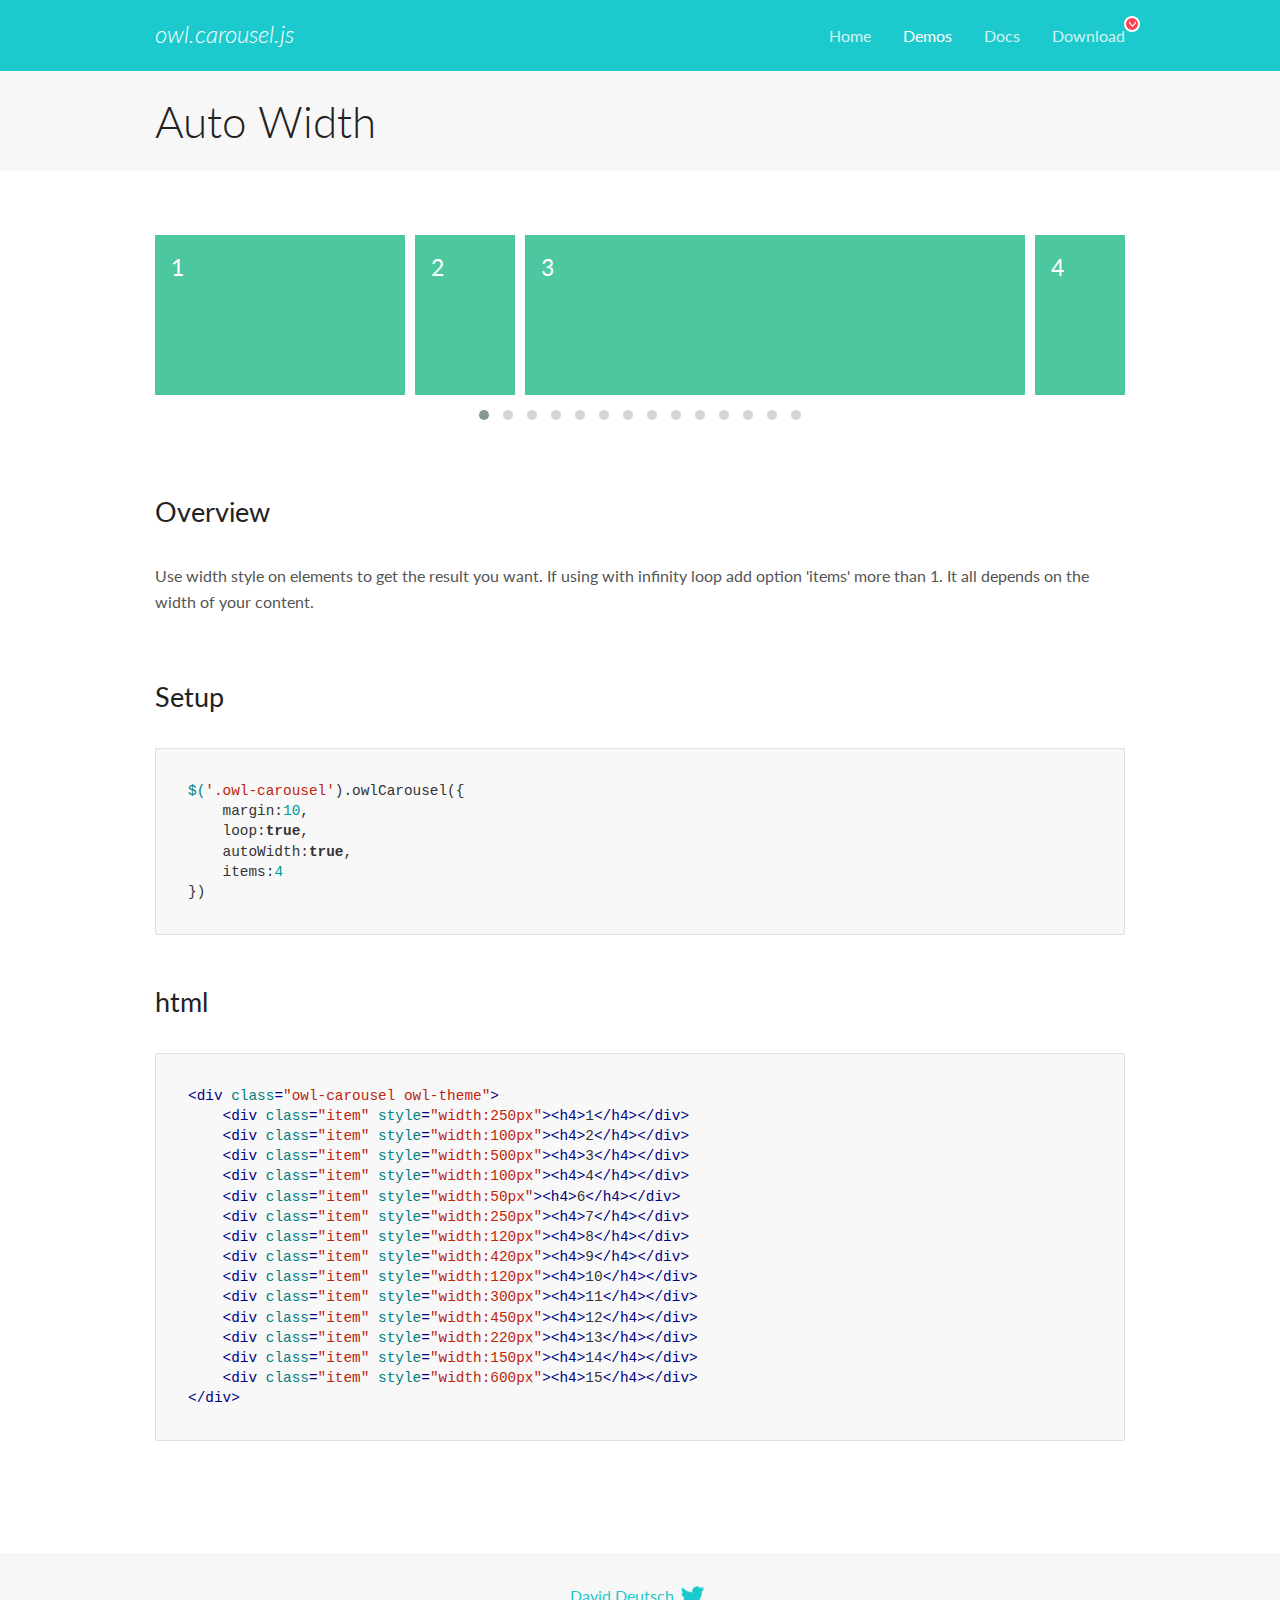
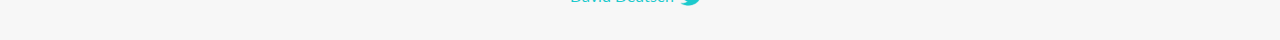
<file: assets/plugin/OwlCarousel2-2.3.4/docs/demos/autowidth.html>
<!DOCTYPE html>
<html lang="en">
  <head>

    <!-- head -->
    <meta charset="utf-8">
    <meta name="msapplication-tap-highlight" content="no" />
    <meta name="viewport" content="width=device-width, initial-scale=1.0" />
    <meta name="description" content="Auto Width">
    <meta name="author" content="David Deutsch">
    <title>
      Auto Width Demo | Owl Carousel | 2.3.4
    </title>

    <!-- Stylesheets -->
    <link href='https://fonts.googleapis.com/css?family=Lato:300,400,700,400italic,300italic' rel='stylesheet' type='text/css'>
    <link rel="stylesheet" href="../assets/css/docs.theme.min.css">

    <!-- Owl Stylesheets -->
    <link rel="stylesheet" href="../assets/owlcarousel/assets/owl.carousel.min.css">
    <link rel="stylesheet" href="../assets/owlcarousel/assets/owl.theme.default.min.css">

    <!-- HTML5 shim and Respond.js IE8 support of HTML5 elements and media queries -->

    <!--[if lt IE 9]>
      <script src="https://oss.maxcdn.com/libs/html5shiv/3.7.0/html5shiv.js"></script>
      <script src="https://oss.maxcdn.com/libs/respond.js/1.3.0/respond.min.js"></script>
    <![endif]-->

    <!-- Favicons -->
    <link rel="apple-touch-icon-precomposed" sizes="144x144" href="../assets/ico/apple-touch-icon-144-precomposed.png">
    <link rel="shortcut icon" href="../assets/ico/favicon.png">
    <link rel="shortcut icon" href="favicon.ico">

    <!-- Yeah i know js should not be in header. Its required for demos.-->

    <!-- javascript -->
    <script src="../assets/vendors/jquery.min.js"></script>
    <script src="../assets/owlcarousel/owl.carousel.js"></script>
  </head>
  <body>

    <!-- header -->
    <header class="header">
      <div class="row">
        <div class="large-12 columns">
          <div class="brand left">
            <h3>
              <a href="/OwlCarousel2/">owl.carousel.js</a> 
            </h3>
          </div>
          <a id="toggle-nav" class="right">
            <span></span> <span></span> <span></span> 
          </a> 
          <div class="nav-bar">
            <ul class="clearfix">
              <li> <a href="/OwlCarousel2/index.html">Home</a>  </li>
              <li class="active">
                <a href="/OwlCarousel2/demos/demos.html">Demos</a> 
              </li>
              <li> <a href="/OwlCarousel2/docs/started-welcome.html">Docs</a>  </li>
              <li>
                <a href="https://github.com/OwlCarousel2/OwlCarousel2/archive/2.3.4.zip">Download</a> 
                <span class="download"></span> 
              </li>
            </ul>
          </div>
        </div>
      </div>
    </header>

    <!-- title -->
    <section class="title">
      <div class="row">
        <div class="large-12 columns">
          <h1>Auto Width</h1>
        </div>
      </div>
    </section>

    <!--  Demos -->
    <section id="demos">
      <div class="row">
        <div class="large-12 columns">
          <div class="owl-carousel owl-theme">
            <div class="item" style="width:250px">
              <h4>1</h4>
            </div>
            <div class="item" style="width:100px">
              <h4>2</h4>
            </div>
            <div class="item" style="width:500px">
              <h4>3</h4>
            </div>
            <div class="item" style="width:100px">
              <h4>4</h4>
            </div>
            <div class="item" style="width:50px">
              <h4>6</h4>
            </div>
            <div class="item" style="width:250px">
              <h4>7</h4>
            </div>
            <div class="item" style="width:120px">
              <h4>8</h4>
            </div>
            <div class="item" style="width:420px">
              <h4>9</h4>
            </div>
            <div class="item" style="width:120px">
              <h4>10</h4>
            </div>
            <div class="item" style="width:300px">
              <h4>11</h4>
            </div>
            <div class="item" style="width:450px">
              <h4>12</h4>
            </div>
            <div class="item" style="width:220px">
              <h4>13</h4>
            </div>
            <div class="item" style="width:150px">
              <h4>14</h4>
            </div>
            <div class="item" style="width:600px">
              <h4>15</h4>
            </div>
          </div>
          <h3 id="overview">Overview</h3>
          <p>Use width style on elements to get the result you want. If using with infinity loop add option &#39;items&#39; more than 1. It all depends on the width of your content.</p>
          <h3 id="setup">Setup</h3>
          <pre><code>$(&#39;.owl-carousel&#39;).owlCarousel({
    margin:10,
    loop:true,
    autoWidth:true,
    items:4
})</code></pre>
          <h3 id="html">html</h3>
          <pre><code>&lt;div class=&quot;owl-carousel owl-theme&quot;&gt;
    &lt;div class=&quot;item&quot; style=&quot;width:250px&quot;&gt;&lt;h4&gt;1&lt;/h4&gt;&lt;/div&gt;
    &lt;div class=&quot;item&quot; style=&quot;width:100px&quot;&gt;&lt;h4&gt;2&lt;/h4&gt;&lt;/div&gt;
    &lt;div class=&quot;item&quot; style=&quot;width:500px&quot;&gt;&lt;h4&gt;3&lt;/h4&gt;&lt;/div&gt;
    &lt;div class=&quot;item&quot; style=&quot;width:100px&quot;&gt;&lt;h4&gt;4&lt;/h4&gt;&lt;/div&gt;
    &lt;div class=&quot;item&quot; style=&quot;width:50px&quot;&gt;&lt;h4&gt;6&lt;/h4&gt;&lt;/div&gt;
    &lt;div class=&quot;item&quot; style=&quot;width:250px&quot;&gt;&lt;h4&gt;7&lt;/h4&gt;&lt;/div&gt;
    &lt;div class=&quot;item&quot; style=&quot;width:120px&quot;&gt;&lt;h4&gt;8&lt;/h4&gt;&lt;/div&gt;
    &lt;div class=&quot;item&quot; style=&quot;width:420px&quot;&gt;&lt;h4&gt;9&lt;/h4&gt;&lt;/div&gt;
    &lt;div class=&quot;item&quot; style=&quot;width:120px&quot;&gt;&lt;h4&gt;10&lt;/h4&gt;&lt;/div&gt;
    &lt;div class=&quot;item&quot; style=&quot;width:300px&quot;&gt;&lt;h4&gt;11&lt;/h4&gt;&lt;/div&gt;
    &lt;div class=&quot;item&quot; style=&quot;width:450px&quot;&gt;&lt;h4&gt;12&lt;/h4&gt;&lt;/div&gt;
    &lt;div class=&quot;item&quot; style=&quot;width:220px&quot;&gt;&lt;h4&gt;13&lt;/h4&gt;&lt;/div&gt;
    &lt;div class=&quot;item&quot; style=&quot;width:150px&quot;&gt;&lt;h4&gt;14&lt;/h4&gt;&lt;/div&gt;
    &lt;div class=&quot;item&quot; style=&quot;width:600px&quot;&gt;&lt;h4&gt;15&lt;/h4&gt;&lt;/div&gt;
&lt;/div&gt;</code></pre>
          <script>
            $(document).ready(function() {
              $('.owl-carousel').owlCarousel({
                margin: 10,
                loop: true,
                autoWidth: true,
                items: 4
              })
            })
          </script>
        </div>
      </div>
    </section>

    <!-- footer -->
    <footer class="footer">
      <div class="row">
        <div class="large-12 columns">
          <h5>
            <a href="/OwlCarousel2/docs/support-contact.html">David Deutsch</a> 
            <a id="custom-tweet-button" href="https://twitter.com/share?url=https://github.com/OwlCarousel2/OwlCarousel2&text=Owl Carousel - This is so awesome! " target="_blank"></a> 
          </h5>
        </div>
      </div>
    </footer>

    <!-- vendors -->
    <script src="../assets/vendors/highlight.js"></script>
    <script src="../assets/js/app.js"></script>
  </body>
</html>
</file>
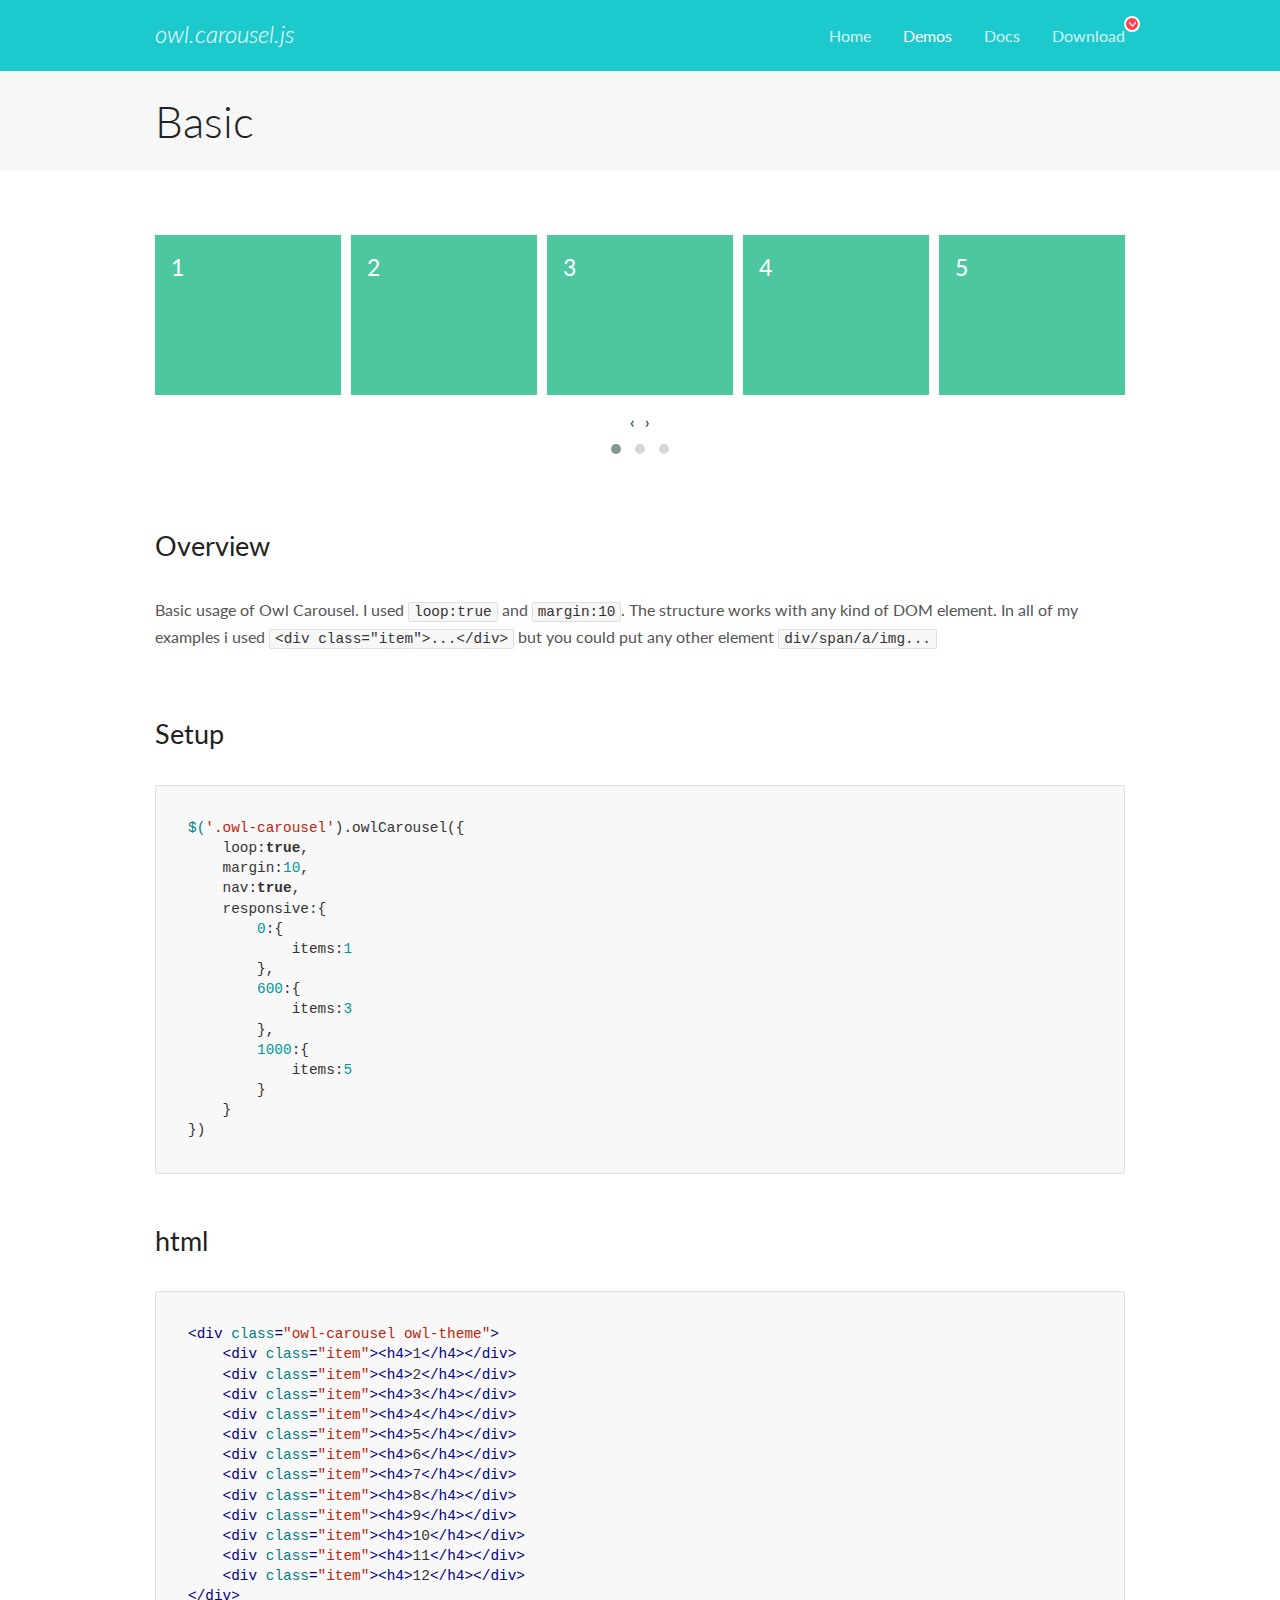
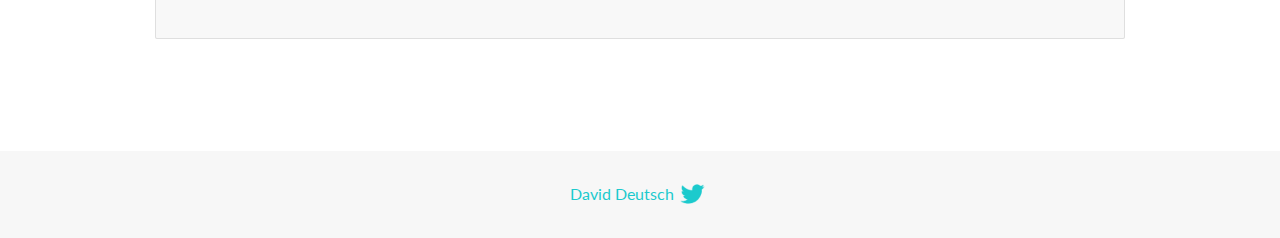
<file: assets/plugin/OwlCarousel2-2.3.4/docs/demos/basic.html>
<!DOCTYPE html>
<html lang="en">
  <head>

    <!-- head -->
    <meta charset="utf-8">
    <meta name="msapplication-tap-highlight" content="no" />
    <meta name="viewport" content="width=device-width, initial-scale=1.0" />
    <meta name="description" content="Basic usage demo">
    <meta name="author" content="David Deutsch">
    <title>
      Basic Demo | Owl Carousel | 2.3.4
    </title>

    <!-- Stylesheets -->
    <link href='https://fonts.googleapis.com/css?family=Lato:300,400,700,400italic,300italic' rel='stylesheet' type='text/css'>
    <link rel="stylesheet" href="../assets/css/docs.theme.min.css">

    <!-- Owl Stylesheets -->
    <link rel="stylesheet" href="../assets/owlcarousel/assets/owl.carousel.min.css">
    <link rel="stylesheet" href="../assets/owlcarousel/assets/owl.theme.default.min.css">

    <!-- HTML5 shim and Respond.js IE8 support of HTML5 elements and media queries -->

    <!--[if lt IE 9]>
      <script src="https://oss.maxcdn.com/libs/html5shiv/3.7.0/html5shiv.js"></script>
      <script src="https://oss.maxcdn.com/libs/respond.js/1.3.0/respond.min.js"></script>
    <![endif]-->

    <!-- Favicons -->
    <link rel="apple-touch-icon-precomposed" sizes="144x144" href="../assets/ico/apple-touch-icon-144-precomposed.png">
    <link rel="shortcut icon" href="../assets/ico/favicon.png">
    <link rel="shortcut icon" href="favicon.ico">

    <!-- Yeah i know js should not be in header. Its required for demos.-->

    <!-- javascript -->
    <script src="../assets/vendors/jquery.min.js"></script>
    <script src="../assets/owlcarousel/owl.carousel.js"></script>
  </head>
  <body>

    <!-- header -->
    <header class="header">
      <div class="row">
        <div class="large-12 columns">
          <div class="brand left">
            <h3>
              <a href="/OwlCarousel2/">owl.carousel.js</a> 
            </h3>
          </div>
          <a id="toggle-nav" class="right">
            <span></span> <span></span> <span></span> 
          </a> 
          <div class="nav-bar">
            <ul class="clearfix">
              <li> <a href="/OwlCarousel2/index.html">Home</a>  </li>
              <li class="active">
                <a href="/OwlCarousel2/demos/demos.html">Demos</a> 
              </li>
              <li> <a href="/OwlCarousel2/docs/started-welcome.html">Docs</a>  </li>
              <li>
                <a href="https://github.com/OwlCarousel2/OwlCarousel2/archive/2.3.4.zip">Download</a> 
                <span class="download"></span> 
              </li>
            </ul>
          </div>
        </div>
      </div>
    </header>

    <!-- title -->
    <section class="title">
      <div class="row">
        <div class="large-12 columns">
          <h1>Basic</h1>
        </div>
      </div>
    </section>

    <!--  Demos -->
    <section id="demos">
      <div class="row">
        <div class="large-12 columns">
          <div class="owl-carousel owl-theme">
            <div class="item">
              <h4>1</h4>
            </div>
            <div class="item">
              <h4>2</h4>
            </div>
            <div class="item">
              <h4>3</h4>
            </div>
            <div class="item">
              <h4>4</h4>
            </div>
            <div class="item">
              <h4>5</h4>
            </div>
            <div class="item">
              <h4>6</h4>
            </div>
            <div class="item">
              <h4>7</h4>
            </div>
            <div class="item">
              <h4>8</h4>
            </div>
            <div class="item">
              <h4>9</h4>
            </div>
            <div class="item">
              <h4>10</h4>
            </div>
            <div class="item">
              <h4>11</h4>
            </div>
            <div class="item">
              <h4>12</h4>
            </div>
          </div>
          <h3 id="overview">Overview</h3>
          <p>Basic usage of Owl Carousel. I used <code>loop:true</code> and <code>margin:10</code>. The structure works with any kind of DOM element. In all of my examples i used <code>&lt;div class=&quot;item&quot;&gt;...&lt;/div&gt;</code> but you could
            put any other element <code>div/span/a/img...</code></p>
          <h3 id="setup">Setup</h3>
          <pre><code>$(&#39;.owl-carousel&#39;).owlCarousel({
    loop:true,
    margin:10,
    nav:true,
    responsive:{
        0:{
            items:1
        },
        600:{
            items:3
        },
        1000:{
            items:5
        }
    }
})</code></pre>
          <h3 id="html">html</h3>
          <pre><code>&lt;div class=&quot;owl-carousel owl-theme&quot;&gt;
    &lt;div class=&quot;item&quot;&gt;&lt;h4&gt;1&lt;/h4&gt;&lt;/div&gt;
    &lt;div class=&quot;item&quot;&gt;&lt;h4&gt;2&lt;/h4&gt;&lt;/div&gt;
    &lt;div class=&quot;item&quot;&gt;&lt;h4&gt;3&lt;/h4&gt;&lt;/div&gt;
    &lt;div class=&quot;item&quot;&gt;&lt;h4&gt;4&lt;/h4&gt;&lt;/div&gt;
    &lt;div class=&quot;item&quot;&gt;&lt;h4&gt;5&lt;/h4&gt;&lt;/div&gt;
    &lt;div class=&quot;item&quot;&gt;&lt;h4&gt;6&lt;/h4&gt;&lt;/div&gt;
    &lt;div class=&quot;item&quot;&gt;&lt;h4&gt;7&lt;/h4&gt;&lt;/div&gt;
    &lt;div class=&quot;item&quot;&gt;&lt;h4&gt;8&lt;/h4&gt;&lt;/div&gt;
    &lt;div class=&quot;item&quot;&gt;&lt;h4&gt;9&lt;/h4&gt;&lt;/div&gt;
    &lt;div class=&quot;item&quot;&gt;&lt;h4&gt;10&lt;/h4&gt;&lt;/div&gt;
    &lt;div class=&quot;item&quot;&gt;&lt;h4&gt;11&lt;/h4&gt;&lt;/div&gt;
    &lt;div class=&quot;item&quot;&gt;&lt;h4&gt;12&lt;/h4&gt;&lt;/div&gt;
&lt;/div&gt;</code></pre>
          <script>
            $(document).ready(function() {
              var owl = $('.owl-carousel');
              owl.owlCarousel({
                margin: 10,
                nav: true,
                loop: true,
                responsive: {
                  0: {
                    items: 1
                  },
                  600: {
                    items: 3
                  },
                  1000: {
                    items: 5
                  }
                }
              })
            })
          </script>
        </div>
      </div>
    </section>

    <!-- footer -->
    <footer class="footer">
      <div class="row">
        <div class="large-12 columns">
          <h5>
            <a href="/OwlCarousel2/docs/support-contact.html">David Deutsch</a> 
            <a id="custom-tweet-button" href="https://twitter.com/share?url=https://github.com/OwlCarousel2/OwlCarousel2&text=Owl Carousel - This is so awesome! " target="_blank"></a> 
          </h5>
        </div>
      </div>
    </footer>

    <!-- vendors -->
    <script src="../assets/vendors/highlight.js"></script>
    <script src="../assets/js/app.js"></script>
  </body>
</html>
</file>
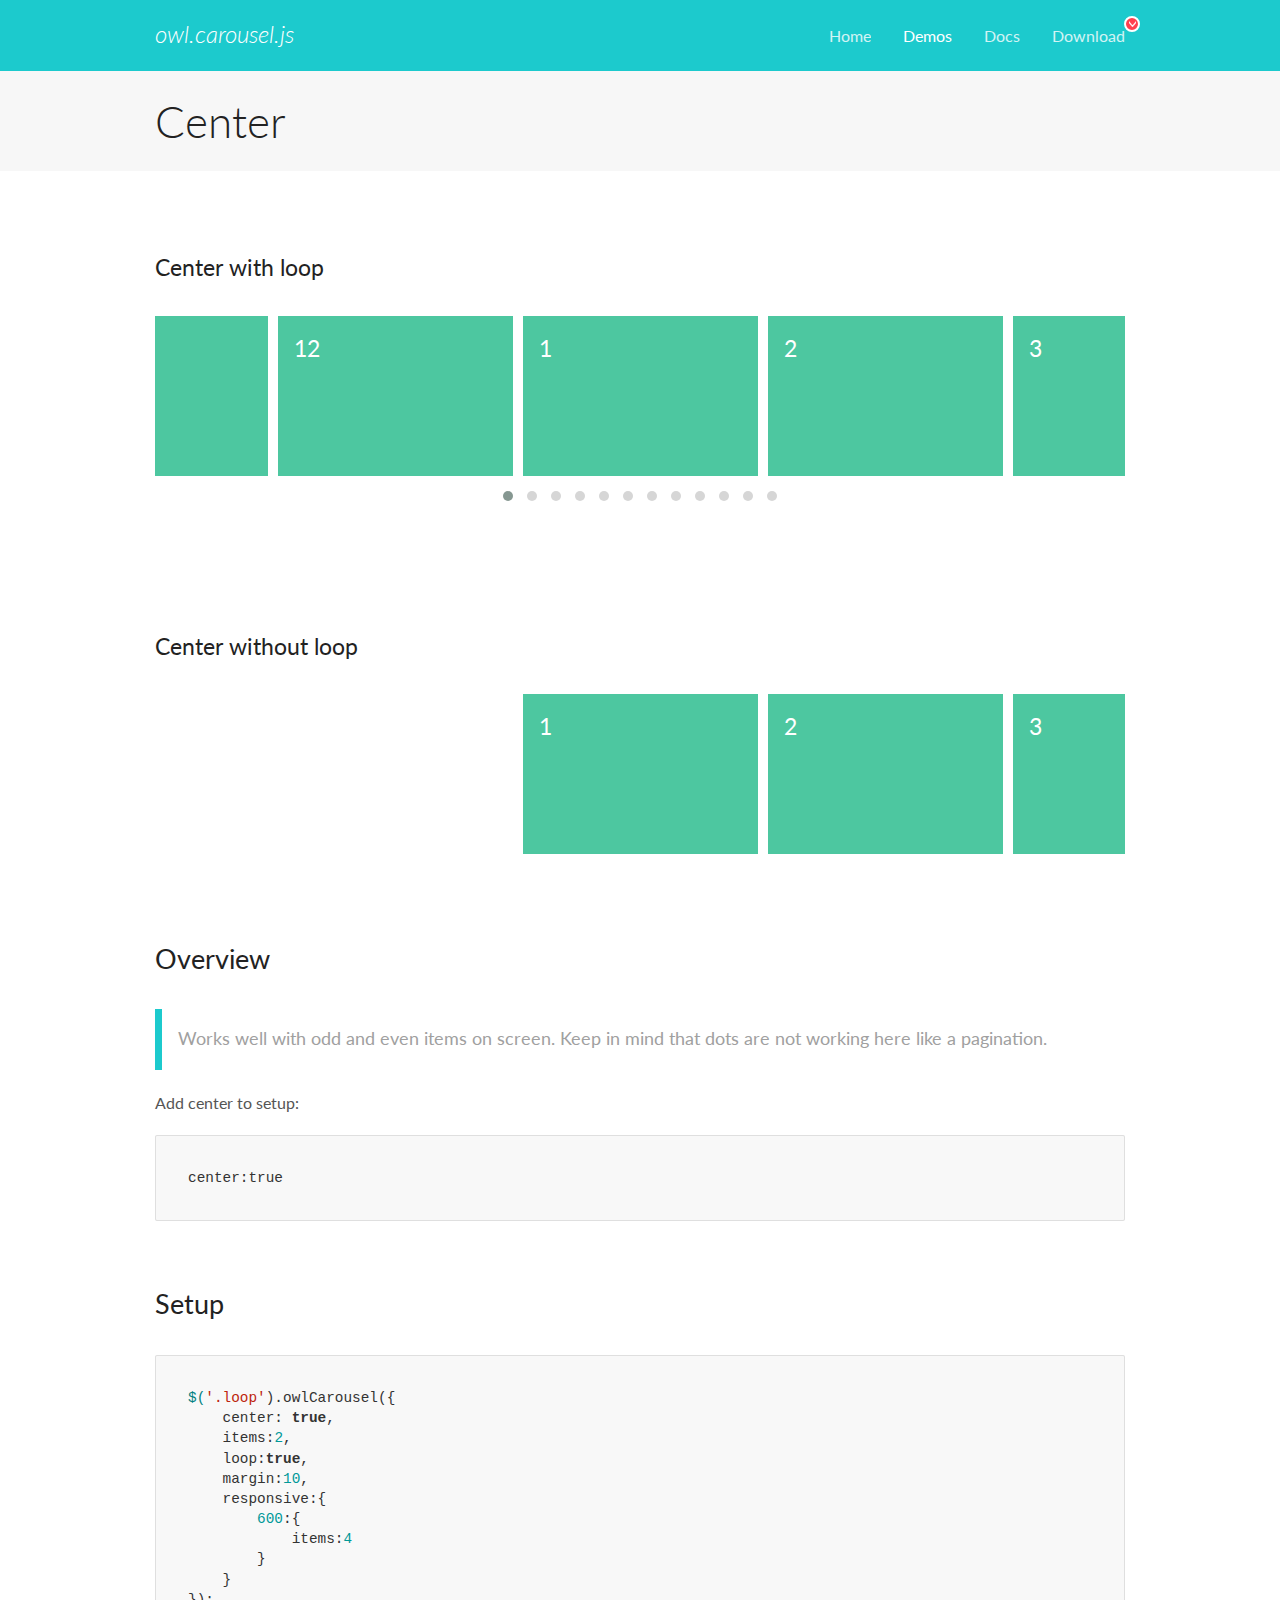
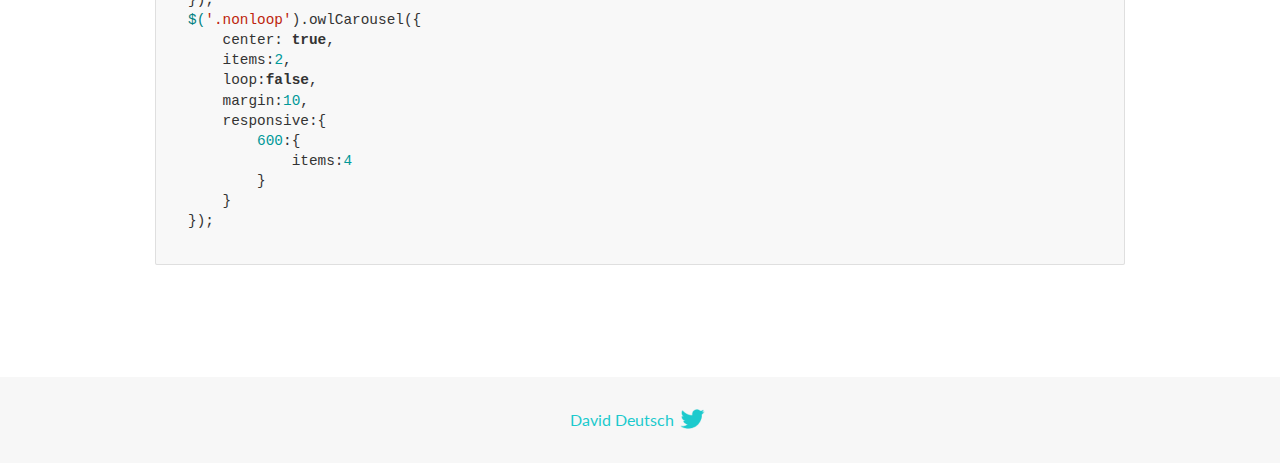
<file: assets/plugin/OwlCarousel2-2.3.4/docs/demos/center.html>
<!DOCTYPE html>
<html lang="en">
  <head>

    <!-- head -->
    <meta charset="utf-8">
    <meta name="msapplication-tap-highlight" content="no" />
    <meta name="viewport" content="width=device-width, initial-scale=1.0" />
    <meta name="description" content="Center carousel">
    <meta name="author" content="David Deutsch">
    <title>
      Center Demo | Owl Carousel | 2.3.4
    </title>

    <!-- Stylesheets -->
    <link href='https://fonts.googleapis.com/css?family=Lato:300,400,700,400italic,300italic' rel='stylesheet' type='text/css'>
    <link rel="stylesheet" href="../assets/css/docs.theme.min.css">

    <!-- Owl Stylesheets -->
    <link rel="stylesheet" href="../assets/owlcarousel/assets/owl.carousel.min.css">
    <link rel="stylesheet" href="../assets/owlcarousel/assets/owl.theme.default.min.css">

    <!-- HTML5 shim and Respond.js IE8 support of HTML5 elements and media queries -->

    <!--[if lt IE 9]>
      <script src="https://oss.maxcdn.com/libs/html5shiv/3.7.0/html5shiv.js"></script>
      <script src="https://oss.maxcdn.com/libs/respond.js/1.3.0/respond.min.js"></script>
    <![endif]-->

    <!-- Favicons -->
    <link rel="apple-touch-icon-precomposed" sizes="144x144" href="../assets/ico/apple-touch-icon-144-precomposed.png">
    <link rel="shortcut icon" href="../assets/ico/favicon.png">
    <link rel="shortcut icon" href="favicon.ico">

    <!-- Yeah i know js should not be in header. Its required for demos.-->

    <!-- javascript -->
    <script src="../assets/vendors/jquery.min.js"></script>
    <script src="../assets/owlcarousel/owl.carousel.js"></script>
  </head>
  <body>

    <!-- header -->
    <header class="header">
      <div class="row">
        <div class="large-12 columns">
          <div class="brand left">
            <h3>
              <a href="/OwlCarousel2/">owl.carousel.js</a> 
            </h3>
          </div>
          <a id="toggle-nav" class="right">
            <span></span> <span></span> <span></span> 
          </a> 
          <div class="nav-bar">
            <ul class="clearfix">
              <li> <a href="/OwlCarousel2/index.html">Home</a>  </li>
              <li class="active">
                <a href="/OwlCarousel2/demos/demos.html">Demos</a> 
              </li>
              <li> <a href="/OwlCarousel2/docs/started-welcome.html">Docs</a>  </li>
              <li>
                <a href="https://github.com/OwlCarousel2/OwlCarousel2/archive/2.3.4.zip">Download</a> 
                <span class="download"></span> 
              </li>
            </ul>
          </div>
        </div>
      </div>
    </header>

    <!-- title -->
    <section class="title">
      <div class="row">
        <div class="large-12 columns">
          <h1>Center</h1>
        </div>
      </div>
    </section>

    <!--  Demos -->
    <section id="demos">
      <div class="row">
        <div class="large-12 columns">
          <h4 id="center-with-loop">Center with loop</h4>
          <div class="loop owl-carousel owl-theme">
            <div class="item">
              <h4>1</h4>
            </div>
            <div class="item">
              <h4>2</h4>
            </div>
            <div class="item">
              <h4>3</h4>
            </div>
            <div class="item">
              <h4>4</h4>
            </div>
            <div class="item">
              <h4>5</h4>
            </div>
            <div class="item">
              <h4>6</h4>
            </div>
            <div class="item">
              <h4>7</h4>
            </div>
            <div class="item">
              <h4>8</h4>
            </div>
            <div class="item">
              <h4>9</h4>
            </div>
            <div class="item">
              <h4>10</h4>
            </div>
            <div class="item">
              <h4>11</h4>
            </div>
            <div class="item">
              <h4>12</h4>
            </div>
          </div>
          <br>
          <h4 id="center-without-loop">Center without loop</h4>
          <div class="nonloop owl-carousel">
            <div class="item">
              <h4>1</h4>
            </div>
            <div class="item">
              <h4>2</h4>
            </div>
            <div class="item">
              <h4>3</h4>
            </div>
            <div class="item">
              <h4>4</h4>
            </div>
            <div class="item">
              <h4>5</h4>
            </div>
            <div class="item">
              <h4>6</h4>
            </div>
            <div class="item">
              <h4>7</h4>
            </div>
            <div class="item">
              <h4>8</h4>
            </div>
            <div class="item">
              <h4>9</h4>
            </div>
            <div class="item">
              <h4>10</h4>
            </div>
            <div class="item">
              <h4>11</h4>
            </div>
            <div class="item">
              <h4>12</h4>
            </div>
          </div>
          <h3 id="overview">Overview</h3>
          <blockquote>
            <p>Works well with odd and even items on screen. Keep in mind that dots are not working here like a pagination.</p>
          </blockquote>
          <p>Add center to setup:</p>
          <pre><code>center:true</code></pre>
          <h3 id="setup">Setup</h3>
          <pre><code>$(&#39;.loop&#39;).owlCarousel({
    center: true,
    items:2,
    loop:true,
    margin:10,
    responsive:{
        600:{
            items:4
        }
    }
});
$(&#39;.nonloop&#39;).owlCarousel({
    center: true,
    items:2,
    loop:false,
    margin:10,
    responsive:{
        600:{
            items:4
        }
    }
});</code></pre>
          <script>
            jQuery(document).ready(function($) {
              $('.loop').owlCarousel({
                center: true,
                items: 2,
                loop: true,
                margin: 10,
                responsive: {
                  600: {
                    items: 4
                  }
                }
              });
              $('.nonloop').owlCarousel({
                center: true,
                items: 2,
                loop: false,
                margin: 10,
                responsive: {
                  600: {
                    items: 4
                  }
                }
              });
            });
          </script>
        </div>
      </div>
    </section>

    <!-- footer -->
    <footer class="footer">
      <div class="row">
        <div class="large-12 columns">
          <h5>
            <a href="/OwlCarousel2/docs/support-contact.html">David Deutsch</a> 
            <a id="custom-tweet-button" href="https://twitter.com/share?url=https://github.com/OwlCarousel2/OwlCarousel2&text=Owl Carousel - This is so awesome! " target="_blank"></a> 
          </h5>
        </div>
      </div>
    </footer>

    <!-- vendors -->
    <script src="../assets/vendors/highlight.js"></script>
    <script src="../assets/js/app.js"></script>
  </body>
</html>
</file>
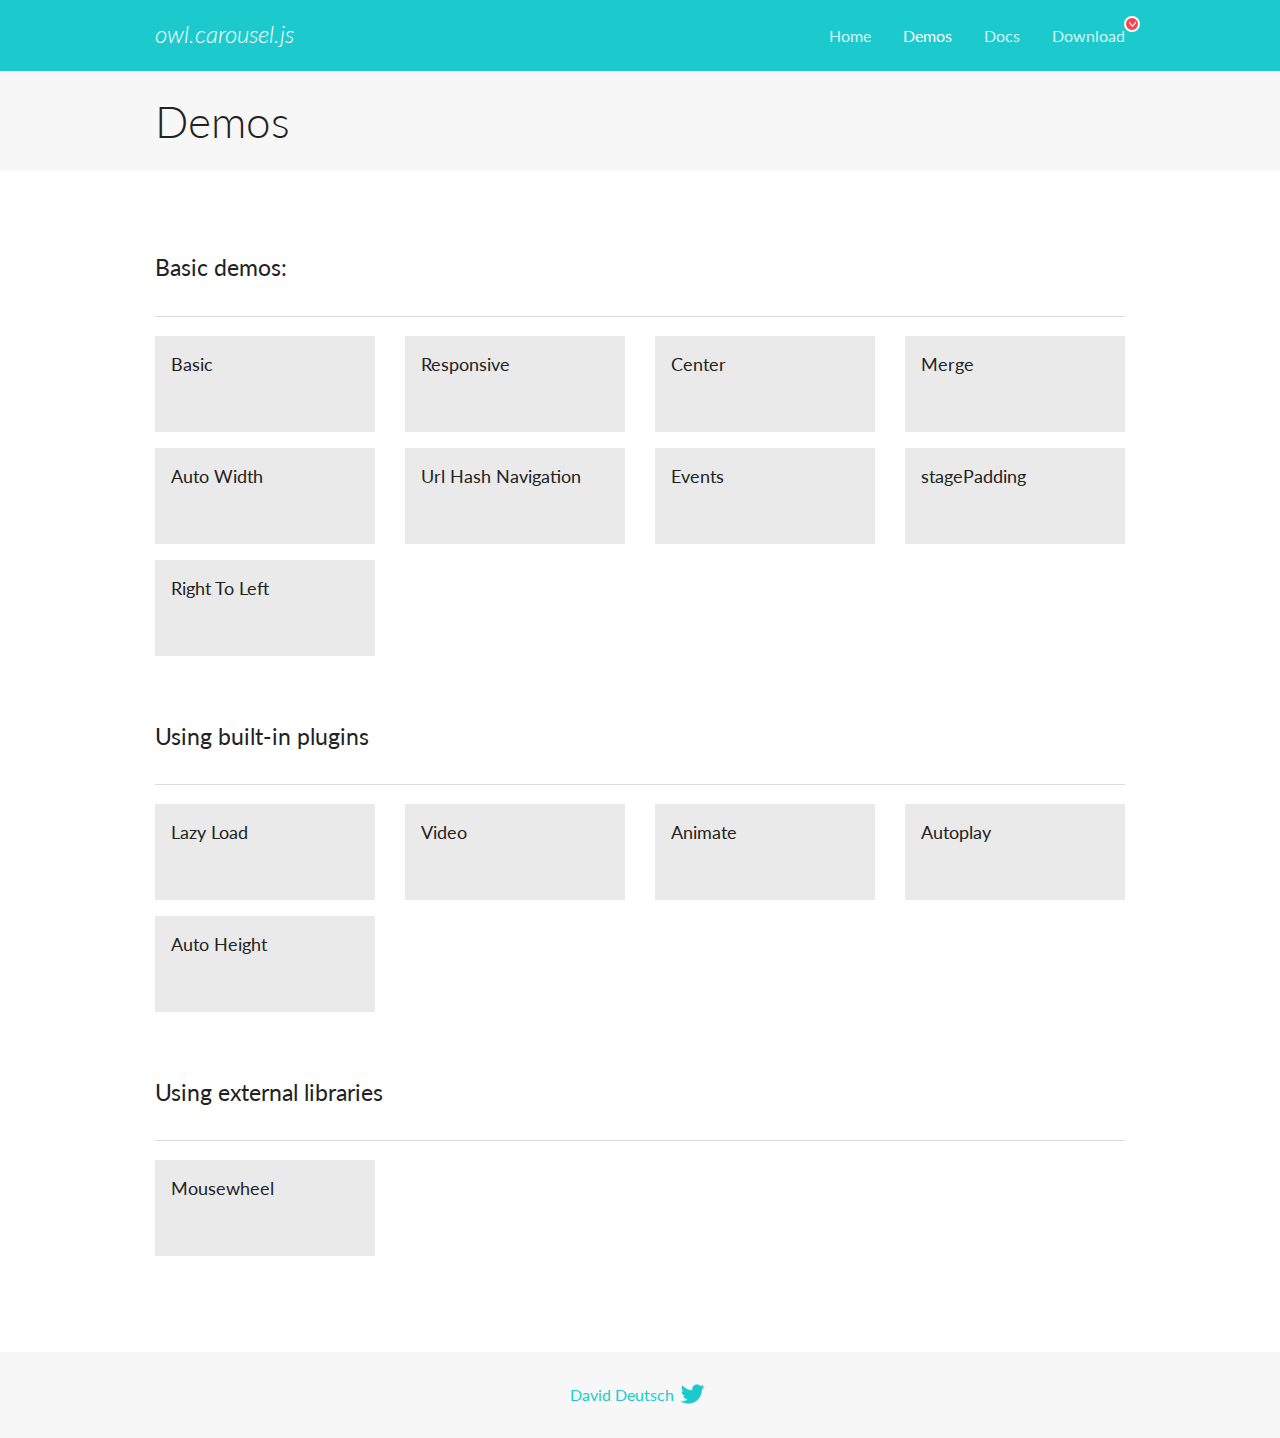
<file: assets/plugin/OwlCarousel2-2.3.4/docs/demos/demos.html>
<!DOCTYPE html>
<html lang="en">
  <head>

    <!-- head -->
    <meta charset="utf-8">
    <meta name="msapplication-tap-highlight" content="no" />
    <meta name="viewport" content="width=device-width, initial-scale=1.0" />
    <meta name="description" content="A list of Owl Carousel examples.">
    <meta name="author" content="David Deutsch">
    <title>
      Demos | Owl Carousel | 2.3.4
    </title>

    <!-- Stylesheets -->
    <link href='https://fonts.googleapis.com/css?family=Lato:300,400,700,400italic,300italic' rel='stylesheet' type='text/css'>
    <link rel="stylesheet" href="../assets/css/docs.theme.min.css">

    <!-- Owl Stylesheets -->
    <link rel="stylesheet" href="../assets/owlcarousel/assets/owl.carousel.min.css">
    <link rel="stylesheet" href="../assets/owlcarousel/assets/owl.theme.default.min.css">

    <!-- HTML5 shim and Respond.js IE8 support of HTML5 elements and media queries -->

    <!--[if lt IE 9]>
      <script src="https://oss.maxcdn.com/libs/html5shiv/3.7.0/html5shiv.js"></script>
      <script src="https://oss.maxcdn.com/libs/respond.js/1.3.0/respond.min.js"></script>
    <![endif]-->

    <!-- Favicons -->
    <link rel="apple-touch-icon-precomposed" sizes="144x144" href="../assets/ico/apple-touch-icon-144-precomposed.png">
    <link rel="shortcut icon" href="../assets/ico/favicon.png">
    <link rel="shortcut icon" href="favicon.ico">

    <!-- Yeah i know js should not be in header. Its required for demos.-->

    <!-- javascript -->
    <script src="../assets/vendors/jquery.min.js"></script>
    <script src="../assets/owlcarousel/owl.carousel.js"></script>
  </head>
  <body>

    <!-- header -->
    <header class="header">
      <div class="row">
        <div class="large-12 columns">
          <div class="brand left">
            <h3>
              <a href="/OwlCarousel2/">owl.carousel.js</a> 
            </h3>
          </div>
          <a id="toggle-nav" class="right">
            <span></span> <span></span> <span></span> 
          </a> 
          <div class="nav-bar">
            <ul class="clearfix">
              <li> <a href="/OwlCarousel2/index.html">Home</a>  </li>
              <li class="active">
                <a href="/OwlCarousel2/demos/demos.html">Demos</a> 
              </li>
              <li> <a href="/OwlCarousel2/docs/started-welcome.html">Docs</a>  </li>
              <li>
                <a href="https://github.com/OwlCarousel2/OwlCarousel2/archive/2.3.4.zip">Download</a> 
                <span class="download"></span> 
              </li>
            </ul>
          </div>
        </div>
      </div>
    </header>

    <!-- title -->
    <section class="title">
      <div class="row">
        <div class="large-12 columns">
          <h1>Demos</h1>
        </div>
      </div>
    </section>

    <!--  Demos -->
    <section id="demos">
      <div class="row">
        <div class="large-12 columns">
          <h4 id="basic-demos-">Basic demos:</h4>
          <hr>
          <div class="demo-list">
            <div class="row">
              <div class="small-6 medium-4 large-3 columns">
                <a href="basic.html" class="demo-block">
                  <h5>Basic </h5>
                </a> 
              </div>
              <div class="small-6 medium-4 large-3 columns">
                <a href="responsive.html" class="demo-block">
                  <h5>Responsive </h5>
                </a> 
              </div>
              <div class="small-6 medium-4 large-3 columns">
                <a href="center.html" class="demo-block">
                  <h5>Center </h5>
                </a> 
              </div>
              <div class="small-6 medium-4 large-3 columns">
                <a href="merge.html" class="demo-block">
                  <h5>Merge </h5>
                </a> 
              </div>
              <div class="small-6 medium-4 large-3 columns">
                <a href="autowidth.html" class="demo-block">
                  <h5>Auto Width </h5>
                </a> 
              </div>
              <div class="small-6 medium-4 large-3 columns">
                <a href="urlhashnav.html" class="demo-block">
                  <h5>Url Hash Navigation </h5>
                </a> 
              </div>
              <div class="small-6 medium-4 large-3 columns">
                <a href="events.html" class="demo-block">
                  <h5>Events </h5>
                </a> 
              </div>
              <div class="small-6 medium-4 large-3 columns">
                <a href="stagepadding.html" class="demo-block">
                  <h5>stagePadding </h5>
                </a> 
              </div>
              <div class="small-6 medium-4 large-3 columns">
                <a href="rtl.html" class="demo-block">
                  <h5>Right To Left </h5>
                </a> 
              </div>
            </div>
          </div>
          <h4 id="using-built-in-plugins">Using built-in plugins</h4>
          <hr>
          <div class="demo-list">
            <div class="row">
              <div class="small-6 medium-4 large-3 columns">
                <a href="lazyLoad.html" class="demo-block">
                  <h5>Lazy Load </h5>
                </a> 
              </div>
              <div class="small-6 medium-4 large-3 columns">
                <a href="video.html" class="demo-block">
                  <h5>Video </h5>
                </a> 
              </div>
              <div class="small-6 medium-4 large-3 columns">
                <a href="animate.html" class="demo-block">
                  <h5>Animate </h5>
                </a> 
              </div>
              <div class="small-6 medium-4 large-3 columns">
                <a href="autoplay.html" class="demo-block">
                  <h5>Autoplay </h5>
                </a> 
              </div>
              <div class="small-6 medium-4 large-3 columns">
                <a href="autoheight.html" class="demo-block">
                  <h5>Auto Height </h5>
                </a> 
              </div>
            </div>
          </div>
          <h4 id="using-external-libraries">Using external libraries</h4>
          <hr>
          <div class="demo-list">
            <div class="row">
              <div class="small-6 medium-4 large-3 columns">
                <a href="mousewheel.html" class="demo-block">
                  <h5>Mousewheel </h5>
                </a> 
              </div>
            </div>
          </div>
        </div>
      </div>
    </section>

    <!-- footer -->
    <footer class="footer">
      <div class="row">
        <div class="large-12 columns">
          <h5>
            <a href="/OwlCarousel2/docs/support-contact.html">David Deutsch</a> 
            <a id="custom-tweet-button" href="https://twitter.com/share?url=https://github.com/OwlCarousel2/OwlCarousel2&text=Owl Carousel - This is so awesome! " target="_blank"></a> 
          </h5>
        </div>
      </div>
    </footer>

    <!-- vendors -->
    <script src="../assets/vendors/highlight.js"></script>
    <script src="../assets/js/app.js"></script>
  </body>
</html>
</file>
<file: assets/css/style.css>
*{
    box-sizing: border-box;
    font-family: 'Roboto', sans-serif;
}
img{
    width: 100%;
    height: auto;
}
body{
    margin: 0;
    background: #191919;
    color: #fff;
    font-size: 14px;
}
.title-large{font-size: 21px; margin-bottom: 6px;}.title-small{font-size: 14px; margin-bottom: 6px;}.title-medium{font-size: 17px; margin-bottom: 6px;}.text-info{font-size: 11px; margin-bottom: 6px;color: #aaa;}.text-exerpt{font-size: 13px; color: #aaa;line-height: 21px;}
.clear{
    clear: both;
}

.title-group {
    border-bottom: 2px solid #365c7b;
    margin-bottom: 16px;
}
.title-group span {
    background-color: #365c7b;
    font-size: 14px;
    padding: 8px 16px;
    display: inline-block;
}
a{
    color: #fff;
    text-decoration: none;
    outline: none;
}
button{
    cursor: pointer;
}

.a-hover:hover {
    color: #385c7b !important;
    cursor: pointer;
    transition: 0.1s;
}
.all-center {
    display: flex;
    align-items: center;
    justify-content: center;
}
.page-nav{
    margin: 16px 0;
    display: flex;
    justify-content: space-between;
}
.page-nav a.current{
    border: unset !important;
    background: #375c7b;
    color:#fff !important;

}
.page-nav a.rm-bd{
    border: none !important;
}
.page-nav a{
    padding: 5px 11px;
    border: 1px solid #e3e3e3;
    display: inline-block;
    margin: 0 8px 8px 0;
    min-width: 33px;
    text-align: center;
    color: #666;
    line-height: 16px;
    font-size: 12px;
}
.page-nav .page-detail span{
    color: #666;
    padding: 4px;
    font-size: 12px;
    color: #aaa;
}
.page-nav .pagination-page a{
    padding: 8px;
    color: #666;
    border: 1px solid #545454;
}
.page-nav .pagination-page a:hover{
    background: rgb(131, 131, 131);
    color: #333;
}
.container{
    position: relative;
    max-width: 1140px;
    width: 100%;
    padding-right: 15px;
    padding-left: 15px;
    margin-right: auto;
    margin-left: auto;
}

.row{
    display: flex;
    flex-wrap: wrap;
    position: relative;
    margin-right: -16px;
    margin-left: -16px;
}

.col-1,.col-4,.col-12{
    position: relative;
    width: 100%;
    min-height: 1px;
}
.col-1,.col-4,.col-8,.col-3,.col-2,.col-10,.col-12,.col-5,.col-6{
    padding: 0 16px;
}
.col-1{
    flex: 0 0 8.333333%;
    max-width: 8.333333%;
}
.col-4{
    flex: 0 0 33.333333%;
    max-width: 33.333333%;
}
.col-8{
    flex: 0 0 66.666667%;
    max-width: 66.666667%;
}
.col-3{
    flex: 0 0 25%;
    max-width: 25%;
}
.col-5{
    flex: 0 0 41.666667%;
    max-width: 41.666667%;
}
.col-6{
    flex: 0 0 50%;
    max-width: 50%;
}
.col-2{
    flex: 0 0 16.666667%;
    max-width: 16.666667%;
}
.col-10{
    flex: 0 0 83.333333%;
    max-width: 83.333333%;
}
.col-12{
    flex: 0 0 100%;
    max-width: 100%;
}
.art-flex{
    display: flex;
}
.art-flex .wrap-img{
    object-fit: cover;
    height: 70px;
    width: 100px;
    max-width: 100%;
    margin-bottom: 8px;
}
.art-flex .info-group{
    margin-bottom: 8px;
    padding: 0 0 0 16px;
}
.add-space{
    display: flex;
    justify-content: space-between;
}
.add-tick{
    position: sticky;
    top: 40px;
}
main{
    margin-top: 100px;
}
@media screen and (max-width: 767px){
    .col-mb{
        flex: 0 0 100%;
        max-width: 100%;
    }
    main{
        margin-top: 0px;
    }
}
.sticky {
    position: fixed;
    top: 0;
    width: 100%;
    z-index: 10;
}
/* ------------------------------------------top menu------------------- */

header .top-menu{
    background-color: #365c7b;
    font-size: 11px;
    padding: 8px 0;
}
header .top-menu .container > .row{
    justify-content: space-between;
}
header .left-top-menu .weather{
    display: inline-block;
    font-weight: bold;
}
header .left-top-menu{
    display: flex;
}
header .left-top-menu ul{
    display: flex;
    margin: 0;
    padding: 0;
}
header .left-top-menu ul li{
    list-style: none;
    display: inline-block;
    line-height: 18px;
    text-align: center;
    padding: 0 16px;
}
header .right-top-menu span{
    padding-left: 16px;
}
/* ----------------------------------------------end top menu---------- */

/* -----------------------breadcrumb & category tag---------------------------- */

.bread-crumb{
    font-size: 12px;
    padding: 16px 0;
    color: #c3c3c3;
}
.bread-crumb a{
    color: #c3c3c3;
}
.bread-crumb a:hover{
    color: #fff;
}
.bread-crumb i{
    padding: 0 8px;
    font-size: 10px;
}
.category-tag ul{
    padding: 0;
    display: flex;
}
.category-tag ul li{
    list-style: none;
    margin: 0 2px;
}
.category-tag ul li a{
    font-size: 12px;
    color: #aaa;
    border: 1px solid #333;
    padding: 2px 8px;
}
.category-tag ul li a:hover{
    color: #fff;
    background: #375c7b;
    border-color: #375c7b;
}
.pulldown-btn {
    background-color: #000;
    color: white;
    padding: 8px 8px 8px 12px;
    font-size: 12px;
    text-transform: uppercase;
    border: none;
    outline: none;
  }
  .pulldown-btn i{
      padding-left: 4px;
  }
  .pulldown-filter {
    position: relative;
    display: inline-block;
    text-align: right;
  }
  .pulldown-filter-item {
    display: none;
    position: absolute;
    text-align: left;
    background-color: #000;
    min-width: 130px;
    right: 0;
    padding: 8px 0;
    box-shadow: 0px 8px 16px 0px rgba(0,0,0,0.2);
    z-index: 1;
  }
  .pulldown-filter-item a {
    color: #fff;
    padding: 8px 16px;
    text-decoration: none;
    display: block;
    font-size: 10px;
  }
  .pulldown-filter-item a:hover{
      color: #375c7b;
  }
  .pulldown-filter:hover .pulldown-filter-item {display: block;}

/* -----------------------breadcrumb & category tag---------------------------- */


/* -------------------------aside-------------------- */

#aside .search-form{
    position: relative;
    margin-bottom: 32px;
}
#aside .search-form input:focus{
    border: 1px solid rgb(131, 131, 131);
}
#aside .search-form input{
    width: 77%;
    outline: none;
    padding: 8px;
    border: 1px solid #353535;
    background: none;
    color: #fff;
    font-size: 14px;
}
#aside .search-form button{
    position: absolute;
    top: 0;
    right: 0;
    background: #444;
    width: 24%;
    padding: 8px;
    color: #fff;
    font-size: 14px;
    border: 1px solid #444;
}
#aside .rc-post{
    margin: 0;
    padding: 0;
}
#aside .rc-post li{
    border-bottom: 1px dashed #545454;
    margin: 0px 12px 8px 12px;
    list-style: none;
    padding: 0px 0 14px 0;
}
#aside .rm-bd li{
    border-bottom: none;
}
#aside .rc-post li:last-child{
    border-bottom: none;
}

/* -------------------------aside-------------------- */


/* --------------------------------- menu main---------- */
header .row{
    margin: unset;
}
header #btn-close, header #btn-hamburger, header .menu-mb img, header .menu-mb #btn-search-mb {
    display: none;
}
header .menu-main{
    background-color: #000;
    top: 0;
    z-index: 100000;
}
header .menu-main .container > .row{
    justify-content: space-between;
}
header .menu-main .logo{
    max-width: 20%;
    margin-right: 20px;
}
header .menu-main-menu{
    display: flex;
    margin: 0;
    padding: 4px 0 0 0;
}
header .menu-main-menu li{
    list-style: none;
    height: 100%;
}
header .menu-main-menu>li>a{
    height: 100%;
    padding: 0 24px;
    font-size: 14px;
    line-height: 62px;
}
header .menu-main-menu>li{
    list-style: none;
    margin: 0;
}
header .menu-main-menu>li a{
    position: relative;
}
header .menu-main-menu>li a i{
    font-size: 9px;
    padding: 0 4px;
    position: absolute;
    top: 50%;
    right: -19px;
    margin-top: -5px;
}
header .menu-main .btn-search a{
    height: 100%;
    font-size: 20px;
    padding: 0 16px;
}
header #navbar{
    position: fixed;
    top: 0;
    z-index: 10;
    width: 100%;
    display: block;
    transition: top 0.3s;
}
header #navbar .btn-search{
    position: relative;
}

header .menu-main-menu>li:hover .sub-menu{
    display: block !important;
}
header .menu-main .sub-menu{
    display: none !important;
    z-index: 1000;
    background-color: rgba(16, 16, 16, 0.95);
    position: absolute;
    width: 1110px !important;
    height: auto;
    left: 0;
    right: 0;
    top: auto;
    padding: 0;
    display: block;
    border: 1px solid #292929d9;
    box-shadow: 0 2px 6px rgba(34, 34, 34, 0.1);
}

header .sub-menu .menu-item .cat-group{
    background-color: #0a0a0a;
    margin: 0;
    padding: 0;

}
header .sub-menu .menu-item .cat-group a{
    display: block;
    text-align: right;
    padding: 16px 24px;
}
header .sub-menu .menu-item .cat-group a:hover{
    color: #5987b0;
    background-color: rgba(16, 16, 16, 0.73);
}
header .menu-art article a .thumbnail-menu{
    width: 100%;
    max-height: 200px;
}
header .menu-art{
    margin: 0 0 0 -8px ;
}
header .menu-art article{
    padding: 16px 0;
}
header .menu-art article a{
    margin: 4px 0;
    font-size: 14px;
}
header .slick-prev {
    left: 16px;
    z-index: 100;
}
.slick-arrow:after{
        content: '';
        width: 100%;
        height: 100%;
        position: absolute;
        top: 0;
        left: 0;
        border: 1px solid #fff;
        opacity: .03;
}
.slick-prev:hover,
.slick-next:hover{
    background: #365c7b !important;
}
header .slick-next {
    left: 32px;
    z-index: 100;
}
header #nav-bar .menu-main .search-form{
    display: block;
}
header .tabcontent {
    display: none;
}
header .tabcontent .col-3{
    float: left;
}
header .thumbnail-menu img{
    width: 100%;
    height: 130px;
    object-fit: cover;
}
.search-form{
    position: relative;
    margin-bottom: 32px;
}
.search-form input {
    width: 77%;
    outline: none;
    padding: 5px;
    border: 1px solid #353535;
    background: none;
    color: #fff;
    font-size: 14px;
}
.search-form button {
    top: 0;
    right: 0;
    background: #444;
    width: 24%;
    padding: 8px;
    color: #fff;
    font-size: 14px;
    border: 1px solid #444;
    outline: none;
}
header #navbar .search-form {
    display: flex;
    position: absolute;
    width: 340px;
    z-index: 0;
    right: 0;
    padding: 16px;
    background: rgba(18,18,18,.97);
    border: 1px solid #222;
    box-shadow: 0 2px 6px rgba(0,0,0,.2);
    border-top: 3px solid #5987b0;
    /* visibility: hidden; */

    opacity: 0;
    -moz-transition: all 500ms ease-out;
    -webkit-transition: all 500ms ease-out;
    -o-transition: all 500ms ease-out;
    transition: all 500ms ease-out;
    -moz-transform: translate3d(0px, 30px, 0px);
    -webkit-transform: translate3d(0px, 30px, 0px);
    -o-transform: translate(0px, 30px);
    -ms-transform: translate(0px, 30px);
    transform: translate3d(0px, 30, 0px);
    -webkit-backface-visibility: hidden;
    -moz-backface-visibility: hidden;
    backface-visibility: hidden;
}
header #navbar .show{
    opacity: 1;
    -moz-transform: translate3d(0px, 0px, 0px);
    -webkit-transform: translate3d(0px, 0px, 0px);
    -o-transform: translate(0px, 0px);
    -ms-transform: translate(0px, 0px);
    transform: translate3d(0px, 0px, 0px);
}
/* ------------------------------------------end menu main-------- */

#fl-us .row{
    margin: 0;
}
#fl-us{
    margin-bottom: 0;
}
#fl-us .form-inner .wrap-img{
    width: 100%;
    height: 0;
    padding-bottom: 100%;
    background-size: cover;
    background-image: url('../images/article-6.jpg');   
}
#fl-us .form-inner .wrap-img .title-large{
    top: 38%;
    text-align: center;
}
#fl-us .col-2{
    margin: 0;
    padding: 0;
}
.scrollTop {
    background: #355c7b;
    position: fixed;
    right: 1%;
    bottom: 2.5%;
    width: 50px;
    height: 50px;
    border-radius: 1px;
    color: #fff;
    font-size: 20px;
    cursor: pointer;
    box-shadow: 3px 4px 7px 2px #0202023d;
}
/*----footer-------*/
footer{
    background: #000000;
}
footer ul{
    padding: 0;
}
footer li{
    list-style: none;
    padding-bottom: 16px;
}
footer .footer-row-2, footer .footer-row-1{
    padding: 48px 0;
}
footer hr{
    height: 1px;
    color: #222527;
    background-color: #222527;
    border: none;
}
footer h3{
    margin-bottom: 32px;
}
footer .text-exerpt{
    color: #fff;
}

footer .footer-row-1 .art-flex{
    margin-bottom: 16px;
}
footer .ft-cat span:nth-child(2){
    float: right;
}
footer .icon-fl i{
    font-size: 14px;
    width: 40px;
    height: 40px;
    line-height: 40px;
    text-align: center;
    background-color: rgba(255,255,255,.03);
}
footer .icon-fl a:hover i{
    color: #22b145;
    transition: 0.5s;
}
footer .footer-row-3{
    background: #375c7b;
}
footer .footer-row-3 .text-exerpt a{
    color: #fff !important;
}
footer .contact a{
    margin-right: 24px;
}
/* -------section-1 ------------------ */

#section-1 .wrap-img{
    height: 364px;
    object-fit: cover;
}
#section-1 .col-3{
    padding: 0 2px;
}
#section-1 .row{
    margin: 0;
}
.col-6 .form-inner .inf{
    background: linear-gradient(to bottom, #0000000d, #060606) !important;
    top: unset !important;
}

.form-inner{
    position: relative;
}
.form-inner:hover{
    opacity: 0.85;
    transition: 0.3s linear;
}
.form-inner .inf{
    background: linear-gradient(to bottom, #0000000d, #191919);
    position: absolute;
    bottom: 0;
    left: 0;
    right: 0;
    margin: 0 auto;
    padding: 14px 18px;
}
.text-info{
    margin:8px 0;
}
.text-info .btn-cat{
    background: #fff;
    padding: 4px;
    margin-right: 4px;
}
.text-info .btn-cat a{
    color: #222;
}
/* -------section-1 ------------------ */


/* --------------------responsive------------------------------- */

@media screen and (max-width: 767px){
    header .container .row {
        margin: 0 -16px;
    }
    header #nav-bar .menu-main .search-form{
        display: block;
    }
    header .menu-mb{
        background: #000;
        display: flex;
        align-items: center;
        justify-content: space-between;
    }
    header .menu-mb a{
        text-align: center;
    }
    header .menu-mb a img{
        max-width: 58%;
    }
    header #btn-hamburger,header #btn-search-mb{
        display: block !important;
        font-size: 24px;
        padding: 16px 16px 12px 16px;
    }
    header #btn-close{
        display: block;
    }
    header #navbar{
    background: url('../images/navbar-mb.png');
    background-size: cover;
    position: fixed;
    height: 100vh;
    left: 0;
    top: 0;
    width: 100%;
    z-index: 80;
    overflow-x: scroll;
    padding: 8px 0;
    padding-bottom: 40px;
    margin-left:-100%;
    transition: .5s all ease-in-out;
    -moz-transition: .5s all ease-in-out;
    -webkit-transition: .5s all ease-in-out;
    }
    header .top-menu{
        background: unset;
        padding: 16px;
    }
    header .top-menu .left-top-menu{
        display: none;
    }
    header #top-menu .right-top-menu{
        position: relative;
    }
    header .right-top-menu span{
        font-size: 16px;
        padding: 0 16px;
    }
    header #btn-close{
        display: inline-block;
        position: absolute;
        right: 0;
        padding: 0 16px;
        font-size: 24px;
    }

    header .menu-main{
        background: none;
    }
    header .menu-main .logo{
        display: none;
    }
    header .menu-main-menu{
        width: 100vw;
        flex-direction: column;
        text-align: left;
        padding: 32px 16px;
    }
    header .menu-main-menu > li{
        display: block;
    }
    header .menu-main-menu>li:hover a i{
        top: 9%;
    }
    header .menu-main-menu>li>a {
        font-size: 21px;
    }
    header .menu-main .all-center{
        align-items: unset;
    }
    header .menu-main .btn-search{
        display: none;
    }
    header .menu-main .sub-menu {
        display: none !important;
        z-index: 1000;
        background-color: unset;
        position: unset;
        width: 100% !important;
        left: 0;
        box-shadow: unset;
        border: none;
    }
    header .sub-menu .menu-item .cat-group {
        background-color: unset;
        margin: 0;
        padding: 0 16px;
        transition: 0.5s ease-in-out;
    }
    header .menu-art {
        display: none;
    }
    #fl-us .col-2{
        flex: 0 0 33.33%;
        max-width: 33.33%;
    }
    footer .col-mb .art-flex .wrap-img {
        object-fit: cover;
        height: 70px;
        width: 100px;
        max-width: unset !important;
        margin-bottom: 8px;
    }
    footer .title-small{
        font-size: 12px;
    }
    footer .footer-row-2, footer .footer-row-1 {
        padding: 24px 0;
    }
    footer .footer-row-2 img{
        max-width: 50%; 
    }
    footer .footer-row-2{
        text-align: center;
    }
    footer .footer-row-3 {
        padding: 8px 0;
    }
    footer .footer-row-3 p{
        margin: 0 auto;
    }
    footer .footer-row-3 div{
        margin: 0 auto;
    }
    footer .footer-row-3 a{
        margin: 0;
        padding: 8px;
    }
    #section-1 .wrap-img{
        max-height: 160px;
    }
    #section-1 .form-inner .title-large> a{
        font-size: 16px;
    }
    #section-1 .row{
        margin: 0 -16px;
    }
}
@media (max-width: 1018px) and (min-width: 768px){
    header .menu-main .sub-menu {
        width: 737px!important;
    }
    header .menu-main-menu>li>a {
        padding: 0 16px;
    }
}
</file>
<file: assets/css/index.css>
section{
    margin-bottom: 32px;
}
.trending{
    padding: 24px 24px 24px 40px;
}
#carousel-trending{
    display: flex;
    align-items: center;
    justify-content: center;
    padding-left:16px;
}
.trending span{
    text-transform: uppercase;
    background-color: #fff;
    color: #000;
    font-size: 12px;
    padding: 8px;
}
.trending .slick-next{
    right: 0;
    top: 13px;
    left: 100%;
}
.trending .slick-prev{
    right: 8px;
    top: 13px;
    left: unset;
}

/* -----------------------------news end col left---------------------------- */

.title-group{
    border-bottom: 2px solid #365c7b;
    margin-bottom: 16px;
}
.title-group span{
    background-color: #365c7b;
    font-size: 14px;
    padding: 8px 16px;
    display: inline-block;
}
.title-group button{
    padding-left: 16px;
    font-size: 14px;
    color: #aaa;
    border: none;
    outline: none;
    background: unset;
}
#news .world-news{
    margin-bottom: 32px;
}
#news .art-left .wrap-img{
    object-fit: cover;
    height: 235px;
    width: 100%;
    max-width: 100%;
    margin-bottom: 8px;
}
/*#news .tab-content{
    display: none;
}*/
#news .cat-group .active{
    color: #385c7b;
}
#news .art-flex, #news .world-news .art-left, #section-1 .form-inner{
    animation-name: art-effect;
    animation-duration: 0.7s;
}
#news .art-left img, #news .world-news .art-flex img, #section-1 .form-inner .wrap-img{
    animation: img-effect 0.7s ease-in-out;
}
#news .travel-guides{
    margin-bottom: 35px;
}
#news .travel-guides .wrap-img{
    object-fit: cover;
    height: 150px;
    width: 100%;
    max-width: 100%;
    margin-bottom: 8px;
}
#news .tech-heath .form-inner .wrap-img{
    height: 220px;
    object-fit: cover;
}
#news .tech-heath .art-flex{
    margin: 16px 0;
}

/* -----------------------------news end col left---------------------------- */


/* ------------------------news col right ------------------------- */

#news .weather-group{
    margin-bottom: 56px;
}
#news .weather-group .wt-place{
    display: flex;
    justify-content: space-between;
}
#news .weather-group .wt-place button{
    color: white;
    background: none;
    border: none;
    outline: none;
    font-size: 22px;
}
#news .weather-group .wt-condition{
    color: #b3b3b3;
}

#news .weather-group .wt-temperature{
    min-height: 100px;
}
#news .weather-group .wt-temperature .wt-now{
    font-size: 40px;
}
#news .weather-group .wt-temperature .wt-lo-hi i{
    color:#b3b3b3;
    font-size: 14px;
    padding: 4px;
}
#news .weather-group .wt-temperature .wt-lo-hi p{
    font-size: 12px;
    margin: 0;
}
#news .weather-group .wt-temperature .wt-lo{
    position: absolute;
    bottom: 0;
}
#news .weather-group .wt-info{
    padding: 8px;
    margin: 16px 0 0 0;
    border-top: 2px solid #222527;
    display: flex;
    font-size: 12px;
    justify-content: center;
}
#news .weather-group .wt-info .wt-inf-detail i{
    padding: 0 4px;
}
#news .weather-group .wt-info .wt-inf-detail{
    padding: 0 16px;
    margin-top: 4px;
}
#news .weather-group .wt-week{
    background: #222527;
    display: flex;
    padding: 4px 0;
}
#news .weather-group .wt-week .wt-day{
    width: 20%;
    text-align: center;
    font-size: 12px;
    padding: 4px;
}
#news .weather-group .wt-week .wt-day p{
    margin: 4px 0;
}
#news .weather-group .wt-week .wt-day p:first-child{
    color: #b3b3b3;
    text-transform: uppercase;
    line-height: 1;
}
#news .weather-group .wt-week .wt-day p:nth-child(2){
    color: #b3b3b3;
    font-size: 20px;
}
#news .social-list{
    margin-bottom: 40px;
}
#news .social-list .bg-fb{
    background: #516eab;
}
#news .social-list .bg-tw{
    background: #29c4f6;
}
#news .social-list .bg-yt{
    background: #e14e42;
}
#news .social-list .social-box{
    margin: 8px 0;
    padding: 10px 0;
    display: flex;
    cursor: pointer;
    justify-content: space-between;
}
#news .social-list .social-box span:first-child{
    border-right: 1px solid #ffffff38;
    padding: 0 10px;
}
#news .social-list .social-box span{
    padding: 6px;
}
#news .social-list .social-box .social-button{
    padding: 0 10px;
    border-left: 1px solid #ffffff38;
}
#news .social-list .social-box:hover{
    background: #444444;
}
#news .ads{
    text-align: center;
    margin-bottom: 40px;
    padding: 0 24px;
}
#news .most-popular .wrap-img{
    height: 100px;
    width: 100px;
    object-fit: cover;
}

/* ------------------------end news col right ------------------------- */


/* ----------------------animation news---------------------- */

@keyframes img-effect{
        from{
            opacity: 0;
            transform: scale(0.98);
        }
        to{
            opacity: 1;
            transform: scale(1);
        }
}

@keyframes art-effect{
    from{
        opacity: 0.5;
        transform: translate(0,-15px);
    }
    to{
        opacity: 1;
        transform: translate(0,0);
    }
}

/* ----------------------end animation news---------------------- */


/* ------------------------------------section art & sport-news-------------------------- */

#art .form-inner .wrap-img{
    width: 100%;
    height: 0;
    padding-bottom: 100%;
    background-size: cover;
    background-image: url('../images/article-6.jpg');   
}
#art .form-inner .wrap-img .title-large{
    top: 38%;
    text-align: center;
}
#sport-news .art-flex .wrap-img, #lastest-article .art-flex .wrap-img {
    height: 150px;
    width: 218px;
}
#sport-news .title-group {
    border-bottom: 2px solid #66bb6a;
}
#sport-news .title-group span{
    background: #66bb6a;
}
#sport-news .recipes .title-group {
    border-bottom: 2px solid #e91d63;
}
#sport-news .recipes .title-group span{
    background: #e91d63;
}
#video > .title-medium{
    background: #000;
    padding: 10px;
    margin: 0;
}
#video .col-8{
    padding-right:0;
}
#video .col-4{
    padding-left:0;
}
#video .video-title{
    background: #375c7b;
    position: relative;
    padding: 8px;
    display: flex;
}
#video .video-title a{
    font-size: 18px;
    display: inline-block;
    padding: 10px 18px 10px 10px;
    border-right: 1px solid #ffffff26;
}
#video .video-title .title-medium{
    font-size: 17px;
    margin-top: 0;
    margin-bottom: 0px;
    margin-left: 15px;
}
#video .video-title .title-medium .text-info{
    margin: 4px 0;
}
#video .video-list article{
    padding: 4px 16px;
}
#video .video-list{
    background: #222222;
    overflow: hidden;
    overflow-y: auto;
}
/* width */
#video .video-list::-webkit-scrollbar {
    width: 5px;
}

/* Track */
#video .video-list::-webkit-scrollbar-track {
    box-shadow: inset 0 0 5px grey; 
    border-radius: 10px;
}

/* Handle */
#video .video-list::-webkit-scrollbar-thumb {
    background: #919191; 
    border-radius: 10px;
}

#video .video-list .active-vd{
    border-left: 3px solid #375c7b;
    background: #404040;
}
#video .video-list article .info-group{
    margin-bottom: 0;
}
#video .video-list article .info-group > a{
    font-size: 12px;
}
#video .video-list article .text-info{
    font-style: italic;
}
#video .video-list article .wrap-img {
    object-fit: cover;
    height: 60px;
    width: 90px;
    max-width: 100%;
    margin-bottom: 0px;
}
/* ------------------------------------end section art and sport news--------------------------- */

#lastest-article .search-form{
    position: relative;
    margin-bottom: 32px;
}
#lastest-article .search-form input:focus{
    border: 1px solid rgb(131, 131, 131);
}
#lastest-article .search-form input{
    width: 77%;
    outline: none;
    padding: 8px;
    border: 1px solid #353535;
    background: none;
    color: #fff;
    font-size: 14px;
}
#lastest-article .search-form button{
    position: absolute;
    top: 0;
    right: 0;
    background: #444;
    width: 24%;
    padding: 8px;
    color: #fff;
    font-size: 14px;
    border: 1px solid #444;
}
#lastest-article .rc-post{
    margin: 0;
    padding: 0;
}
#lastest-article .rc-post li{
    border-bottom: 1px dashed #545454;
    margin: 0px 12px 8px 12px;
    list-style: none;
    padding: 0px 0 14px 0;
}
#lastest-article .rm-bd li{
    border-bottom: none;
}
#lastest-article .rc-post li:last-child{
    border-bottom: none;
}
/* -----------animation weather animation in codepen -------------- */
.icon-wt-animation{
    position: relative;
}
.icon {
    display: inline-block;
    padding-top: 55px;
    font-size: 11px; /* control icon size here */
  }
  
  .cloud {
    position: absolute;
    z-index: 1;
    top: 50%;
    left: 27%;
    width: 3.6875em;
    height: 3.6875em;
    background: #181818;
    border-radius: 50%;
    box-shadow: -2.1875em 0.6875em 0 -0.6875em #181818, 2.0625em 0.9375em 0 -0.9375em #181818, 0 0 0 0.375em #fff, -2.1875em 0.6875em 0 -0.3125em #fff, 2.0625em 0.9375em 0 -0.5625em #fff;
  }
  .cloud:after {
    content: '';
    position: absolute;
    bottom: 0;
    left: -0.5em;
    display: block;
    width: 4.5625em;
    height: 1em;
    background: #181818;
    box-shadow: 0 0.4375em 0 -0.0625em #fff;
  }
  .cloud:nth-child(2) {
    z-index: 0;
    background: #fff;
    box-shadow:
      -2.1875em 0.6875em 0 -0.6875em #fff,
      2.0625em 0.9375em 0 -0.9375em #fff,
      0 0 0 0.375em #fff,
      -2.1875em 0.6875em 0 -0.3125em #fff,
      2.0625em 0.9375em 0 -0.5625em #fff;
    opacity: 0.3;
    transform: scale(0.5) translate(6em, -3em);
    animation: cloud 4s linear infinite;
  }
  .cloud:nth-child(2):after { background: #fff; }

  @keyframes cloud {
    0% { opacity: 0; }
    50% { opacity: 0.3; }
    100% {
      opacity: 0;
      transform: scale(0.5) translate(-200%, -3em);
    }
  }

/* --------------------responsive -------------------- */

@media screen and (max-width: 767px){
    main .trending{
        padding: 0 0 8px 0;
    }
    main .trending span{
        margin: 8px auto;
        padding: 4px 10px;
    }
    main .trending .slick-prev, main .trending .slick-next{
        display: none !important;
    }
    main .trending #carousel-trending{
        margin: 0 auto;
        text-align: center;
        padding: 0;
        width: 100%;
    }
    #news .world-news .title-group span {
        white-space: nowrap;
    }
    #news .world-news .cat-group{
        overflow: auto;
    }
    #news .travel-guides .title-medium{
        display: flex;
    }
    #news .travel-guides .title-medium img{
        object-fit: cover;
        height: 70px;
        width: 100px;
        max-width: 100%;
    }
    #news .travel-guides .title-medium span{
        font-size: 14px;
        padding-left: 16px;
    }
    #news .weather-group .wt-temperature .wt-now {
        font-size: 28px;
    }
    #news .weather-group .wt-temperature .wt-now .show-count-wt {
        transition: all 0.5s ease-in;
    }
    #news .most-popular .art-flex .title-medium{
        font-size: 14px;
    }
    #art .form-inner .wrap-img {
        width: 100%;
        height: 160px;
        padding-bottom: unset;
        background-size: cover;
        background-image: url(../images/article-6.jpg);
    }
    #art .form-inner .wrap-img a{
        font-size: 14px;
    }
    #art .form-inner .wrap-img .title-large {
        top: 23%;
        text-align: center;
        background: linear-gradient(to bottom, #00000000, #191919);
    }
    #sport-news .text-exerpt, #lastest-article .text-exerpt{
        display: none;
    }
    #sport-news .info-group a, #lastest-article .info-group a{
        font-size: 14px;
    }
    #sport-news .art-flex .wrap-img, #lastest-article .art-flex .wrap-img{
        width: 100px;
        height: 69px;
    }
    #video .col-4{
        padding: 16px;
    }
    #video .col-8 {
        padding-right: 16px;
    }
    #lastest-article .page-nav .page-detail{
        display: none;
    }
    #lastest-article .pagination-page{
        margin: 0 auto;
    }
    #fl-us .col-2{
        flex: 0 0 33.33%;
        max-width: 33.33%;
    }
    #video .video-list {
        background: #222222;
        overflow: hidden;
        overflow-y: scroll;
        height: 208px;
    }
}
</file>
<file: assets/css/archive.css>
h1{
    margin: 0;
}
#section-1 .form-inner .inf{
    background-image: linear-gradient(45deg, #7085ffad, #ff3f3f8a);
    top: 0;
}
#section-1 .col-3:nth-child(2) .form-inner .inf{
    background-image: linear-gradient(45deg, #fc833599, #75e0758a);
}
#section-1 .col-3:nth-child(3) .form-inner .inf{
    background-image: linear-gradient(45deg, #d06ef799, #7da6ff8a);
}
#section-1 .col-3:nth-child(4) .form-inner .inf{
    background-image: linear-gradient(45deg, #667dff99, #5eff9c8a);
}
#section-1 .form-inner .text-info {
    color: #fff;
}
#archive{
    padding: 48px 0;
}
#archive article{
    margin-bottom: 32px;
}
#archive .wrap-img{
    width: 324px;
    height: 235px;
}
#archive .text-info .btn-cat{
    padding: 3px 8px;
    background: #000;
}
#archive .text-info .btn-cat a{
    color: #fff;
}
#section-1 .col-6{
    padding: 0;
}


/* ---------------- carousel------------------ */



@media screen and (max-width: 767px){
    #archive .wrap-img{
        width: 100px;
        height: 73px;
    }
    .text-exerpt {
        display: none;
    }
    #archive .title-large {
        font-size: 17px;
    }
}
</file>
<file: assets/css/single.css>
.title-single-group .info-group{
    text-align: center;
    margin-top: 16px;
}
.title-single-group .info-group .view i,.title-single-group .info-group .comment i{
    padding: 0 4px;
}
.title-single-group .info-group .view,.title-single-group .info-group .comment{
    margin-left: 24px;
}
.title-single-group .info-group h1{
    font-size: 42px;
    padding: 0 8%;
    margin: 16px 0 20px 0;
}
.title-single-group .info-group .btn-cat{
    background: #333;
    padding: 4px 6px;
    margin-right: 4px;
    font-size: 10px;
}
main .btn-cat a {
    color: #fff;
}
main .icon-fl i {
    font-size: 14px;
    width: 40px;
    margin: 16px 2px ;
    height: 40px;
    line-height: 40px;
    text-align: center;
    background-color: rgba(255,255,255,.03);
    border-radius: 2px;
}
main .icon-fl i:hover{
    opacity: 0.7;
    transition: 0.15s;
}
main .icon-fl span:nth-child(1) i{
    background: #516eab;
}
main .icon-fl span:nth-child(2) i{
    background: #29c4f6;
}
main .icon-fl span:nth-child(3) i{
    background: #eb3f25;
}
main .icon-fl span:nth-child(4) i{
    background: #ca2029;
}

#content-post .wrap-img{
    width: 100%;
    height: auto;
    object-fit: cover;
    max-height: 440px;
}
#content-post p{
    font-family: "Open Sans";
    font-size: 17px;
    color: #ccc;
    line-height: 31px;
    word-wrap: break-word;
    margin-bottom: 26px;
    margin-top: 0;
}
#content-post blockquote{
    font-family: "Open Sans";
    font-size: 13px;
    padding: 10px 0;
    text-align: center;
    color: #ccc;
    font-style: italic;
    border-left: 2px solid #375c7b;
    line-height: 31px;
    background: #212121;
    margin: 0 0 26px 0;
}
#content-post blockquote.classic-bq{
    font-family: "Open Sans";
    color: #385c7b;
    border: none;
    font-size: 30px;
    background: none;
}
#content-post figure{
    margin: 0;
}
#content-post figure .fg-caption{
    font-family: Verdana, Geneva, sans-serif;
    margin: 6px 0 26px 0;
    font-size: 11px;
    font-style: italic;
    font-weight: normal;
    line-height: 17px;
}
.share-post {
    border-bottom: 1px solid#444;
    border-top: 1px solid#444;
    display: flex;
    margin-bottom: 28px;
}
.share-post p{
    margin: 0;
}
.share-post .share-label{
    border: 1px solid #444;
    display: inline-block;
    padding: 13px 12px 10px 12px;
    margin: 16px 16px 16px 0;
    font-size: 12px;
    color: #ccc;
}
.share-post .share-label span{
    padding: 0 8px;
}
.share-post .share-label i{
    margin: 1px;
    padding-right: 12px;
    border-right: 1px solid #444;
}

.post-next-prev {
    margin-bottom: 32px;
}
.author-box{
    border: 1px solid#444;
    margin-bottom: 28px;
    padding: 16px;
}
.author-box .art-flex .wrap-img{
    width: 96px;
    height: 96px;
}

.author-box .art-flex .info-group {
    padding: 16px 0 0 16px;
    margin: 0;
}
.author-box .art-flex .info-group i{
    padding: 0 8px;
}
#comment-box textarea, #comment-box input {
    width: 100%;
    background: none;
    border: 1px solid #444444;
    margin: 10px 0;
    color: white;
    font-size: 14px;
    border-radius: 2px;
    outline: none;
    padding: 6px;
    line-height: 21px;
}
#comment-box textarea:focus , #comment-box input:focus{
    border-color:#eee;
}
#comment-box label input{
    width: unset;
}
#comment-box label span{
    line-height: 32px;
    margin-left: 8px;
    color: #aaa;
}
#comment-box label{
    display: flex;
}
#comment-box button{
    background: #444;
    width: 24%;
    padding: 8px;
    color: #fff;
    font-size: 14px;
    border: none;
    cursor: pointer;
    margin: 16px 0;
}
#comment-box button:hover{
    background: #355c7b;
}
@media screen and (max-width: 767px){
    .title-single-group .info-group h1 {
        font-size: 20px;
        padding: 0 0%;
    }
    #comment-box button {
        width: 100%;
    }
}
</file>
